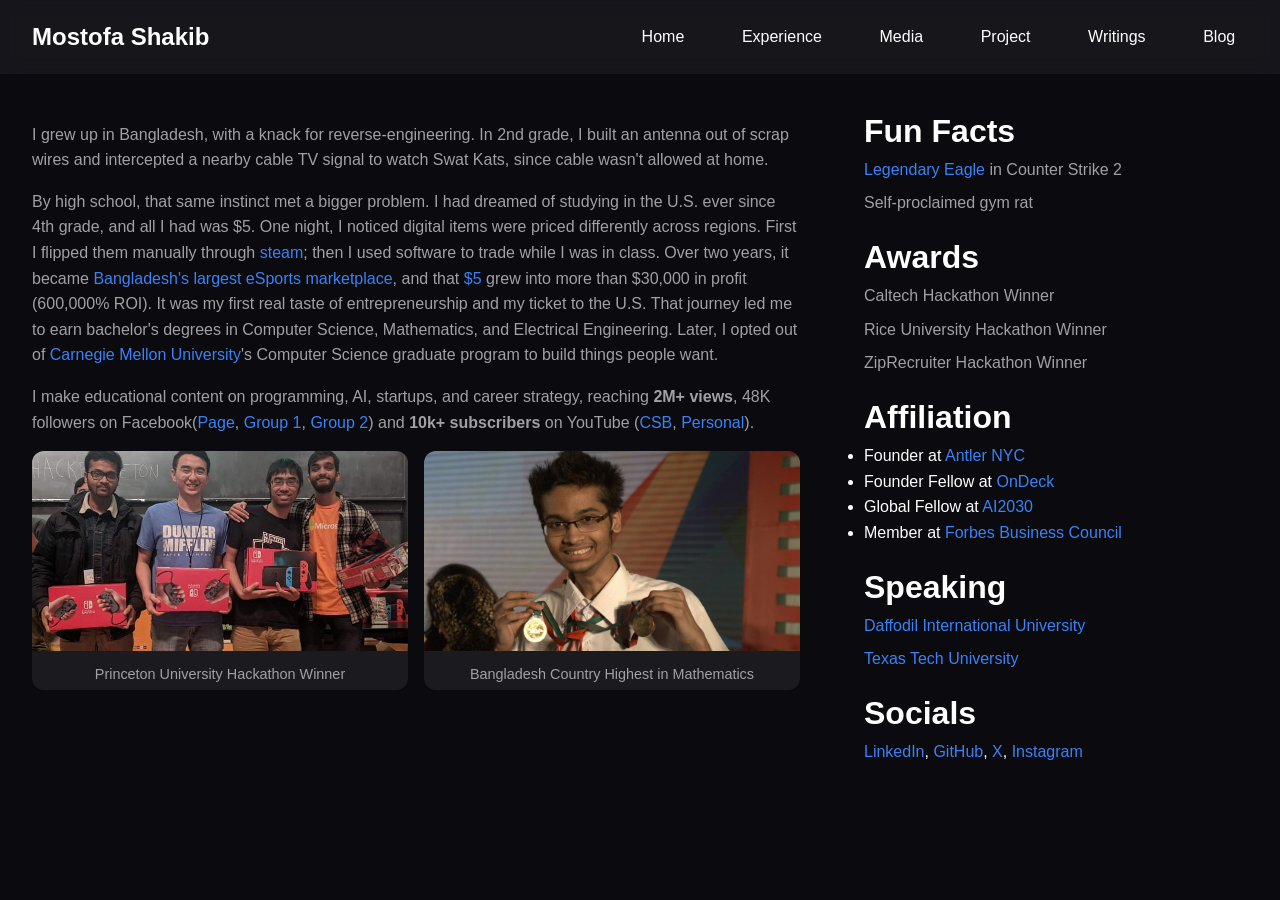
<file: index.html>
<!DOCTYPE html>
<html lang="en">

<head>
    <meta charset="UTF-8">
    <meta name="viewport" content="width=device-width, initial-scale=1.0">
    <title>Mostofa Shakib</title>
    <link rel="stylesheet" href="style.css">
</head>

<body>
    <nav class="nav">
        <div class="logo">
            <!-- You can add a logo image here if you want -->
            <!-- <img src="logo.png" alt="Logo"> -->
            <a onclick="showPage('home')" class="site-title"
                style="color: var(--text-primary); cursor: pointer;">Mostofa Shakib</a>
        </div>
        <div class="nav-links">
            <a onclick="showPage('home')" class="nav-item active">Home</a>
            <a onclick="showPage('experiences')" class="nav-item">Experience</a>
            <a onclick="showPage('media')" class="nav-item">Media</a>
            <a onclick="showPage('projects')" class="nav-item">Project</a>
            <a onclick="showPage('writings')" class="nav-item">Writings</a>
            <a onclick="showPage('blog')" class="nav-item">Blog</a>
        </div>
    </nav>

    <!-- Home Page -->
    <div id="home" class="page-content active">
        <div class="container" style="padding-bottom: 0;">
            <div class="main-content">
                <section class="section" id="about">
                    <div class="content">
                        <p>I grew up in Bangladesh, with a knack for reverse-engineering. In 2nd
                            grade, I built an antenna out of scrap wires and intercepted a nearby cable TV signal
                            to watch Swat Kats, since cable wasn't allowed at home.</p>

                        <p>By high school, that same instinct met a bigger problem. I had dreamed of studying in the
                            U.S. ever since 4th grade, and all I had was $5. One night, I noticed
                            digital items were priced differently across regions. First I flipped them manually through
                            <a href="https://steamcommunity.com/id/earthdj">steam</a>; then I
                            used software to trade while I was in class. Over two years, it became <a
                                href="https://www.facebook.com/kurtssteamstore">Bangladesh's largest
                                eSports marketplace</a>, and that <a href="images/steam_origin.png"
                                target="_blank">$5</a> grew into more than $30,000 in profit (600,000% ROI). It was
                            my first
                            real taste of entrepreneurship and my ticket to the U.S. That journey led me to earn
                            bachelor's degrees in Computer Science, Mathematics, and Electrical Engineering. Later, I
                            opted out of <a
                                href="https://www.usnews.com/best-graduate-schools/top-computer-science-schools/computer-science-rankings">Carnegie
                                Mellon University</a>'s Computer
                            Science graduate program to build things people want.
                        </p>

                        <p> I make educational content on programming, AI, startups, and
                            career strategy, reaching <strong>2M+ views</strong>, 48K followers on
                            Facebook(<a href="https://www.facebook.com/csbmain">Page</a>, <a
                                href="https://www.facebook.com/groups/csbmain">Group 1</a>, <a
                                href="https://www.facebook.com/groups/pbcsbmain">Group 2</a>) and <strong>10k+
                                subscribers</strong>
                            on YouTube (<a href="https://www.youtube.com/@csbdmain">CSB</a>, <a
                                href="https://www.youtube.com/c/AdibShakib">Personal</a>).
                        </p>
                    </div>
                </section>

                <section class="section" id="highlight">
                    <div class="gallery">
                        <div class="gallery-item">
                            <img src="images/princetonU.jpg" alt="Princeton University Hackathon">
                            <div class="gallery-caption">Princeton University Hackathon Winner</div>
                        </div>
                        <div class="gallery-item">
                            <img src="images/highschool.jpg" alt="Mathematics Achievement">
                            <div class="gallery-caption">Bangladesh Country Highest in Mathematics</div>
                        </div>
                    </div>
                </section>


            </div>

            <aside>
                <section class="section" id="funfacts">
                    <h2 class="section-title">Fun Facts</h2>
                    <ul class="achievements-list">
                        <li><a href="images/csgo_le.jpeg" target="_blank">Legendary Eagle</a> in Counter Strike 2</li>
                        <li>Self-proclaimed gym rat</li>
                    </ul>
                </section>

                <section class="section" id="additional">
                    <h2 class="section-title">Awards</h2>
                    <ul class="achievements-list">
                        <li>Caltech Hackathon Winner</li>
                        <li>Rice University Hackathon Winner</li>
                        <li>ZipRecruiter Hackathon Winner</li>
                    </ul>
                </section>

                <section class="section" id="affiliation">
                    <h2 class="section-title">Affiliation</h2>
                    <ul class="social-list">
                        <li>Founder at <a href="https://www.antler.co//">Antler NYC</a></li>
                        <li>Founder Fellow at <a href="https://www.joinodf.com/">OnDeck</a></li>
                        <li>Global Fellow at <a href="https://ai2030.org/global-fellow-program/">AI2030</a></li>
                        <li>Member at <a
                                href="https://councils.forbes.com/profile/Mostofa-Shakib-Founder-CEO-Variant-Technologies/fdfc43c6-7fb0-412b-966b-9c5f62c822c8">Forbes
                                Business Council</a></li>
                    </ul>
                </section>

                <section class="section" id="speaking">
                    <h2 class="section-title">Speaking</h2>
                    <ul class="achievements-list">
                        <li><a
                                href="https://www.facebook.com/diucpc.official/posts/pfbid02jitp6ctXB6geWnJ72FeGAPKJsYFWMpMvJf2nkNvARnY86dKVAZ6pu3mEBxDntAfxl">Daffodil
                                International University</a></li>
                        <li><a href="https://www.instagram.com/p/Ch04AegO8Mm/">Texas Tech University</a></li>
                    </ul>
                </section>

                <section class="section" id="socials">
                    <h2 class="section-title">Socials</h2>
                    <p>
                        <a href="https://www.linkedin.com/in/mostofashakib">LinkedIn</a>,
                        <a href="https://github.com/mostofashakib">GitHub</a>,
                        <a href="https://x.com/mshakib01">X</a>,
                        <a href="https://www.instagram.com/mshakib01">Instagram</a>
                    </p>
                </section>
            </aside>
        </div>


    </div>

    <!-- Experiences Page -->
    <div id="experiences" class="page-content">
        <div class="container" style="display: block;">
            <div class="main-content">
                <div class="experience-list-container">
                    <!-- Entrepreneurship -->
                    <div class="experience-category">
                        <h2 class="category-title">Entrepreneurship</h2>
                        <ul class="achievements-list" style="margin-bottom: 0.5rem; line-height: 1.6;">
                            <li><strong style="color: var(--text-primary);">Founder at CSB:</strong>
                                Bootstrapped an AI Recruitment startup focused on evaluating and hiring foreign talent
                                from $0 to mid-six figures run rate in 3 months while generating $4M+ for 60k
                                developers. Managed a team of 7
                            </li>
                            <li><strong style="color: var(--text-primary);">Co-Founder at Promethium:</strong>
                                Blockchain based wallet + payments infrastructure with built-in assets inheritance;
                                Received funding and support from US Government's SBIR Program, and 1517 Fund.</li>
                        </ul>
                    </div>

                    <!-- Industry -->
                    <div class="experience-category">
                        <h2 class="category-title">Industry</h2>
                        <ul class="achievements-list" style="margin-bottom: 0.5rem; line-height: 1.6;">
                            <li><strong style="color: var(--text-primary);">Software Engineer at Snapchat:</strong> Led
                                messaging's identity migration (<a
                                    href="https://techcrunch.com/2022/02/17/snapchat-change-username/">username
                                    change</a>) for ~1B+ MAU.</li>
                            <li><strong style="color: var(--text-primary);">Software Engineer at ZipRecruiter:</strong>
                                Enabled launch of real-time video interview (<a
                                    href="https://techcrunch.com/2024/09/05/ziprecruiters-new-tool-will-quickly-match-and-schedule-an-intro-call-with-potential-candidates/">ZipIntro</a>)
                                for 10M job seekers daily, helping ZipRecruiter earn a spot in <a
                                    href="https://www.fastcompany.com/91269597/human-resources-most-innovative-companies-2025">Fast
                                    Company’s Most Innovative Companies</a></li>
                        </ul>
                    </div>

                    <!-- Non-Profit -->
                    <div class="experience-category">
                        <h2 class="category-title">Non-Profit</h2>
                        <ul class="achievements-list" style="margin-bottom: 0.5rem; line-height: 1.6;">
                            <li><strong style="color: var(--text-primary);">Founder & President at HackCSB:</strong>
                                Bangladesh's first hackathon ecosystem; collaborated with top universities, influencers
                                with 1M+ followers; Featured by <a
                                    href="https://x.com/UNICEFinnovate/status/1858827565445902392">UNICEF</a>, <a
                                    href="https://www.dhakatribune.com/bangladesh/education/357156/bangladesh%E2%80%99s-tech-sector-energized-by">Dhaka
                                    Tribune</a>, and <a
                                    href="https://thefinancialexpress.com.bd/sci-tech/how-a-bangladeshi-hackathon-is-inspiring-a-generation">The
                                    Financial Express</a></li>
                            <li><strong style="color: var(--text-primary);">Co-Founder & President at
                                    RaiderHacks:</strong> West Texas’s first hackathon organization; grew to 100+
                                members </li>
                        </ul>
                    </div>

                    <!-- Advising & Investing -->
                    <div class="experience-category">
                        <h2 class="category-title">Advising & Investing</h2>
                        <ul class="achievements-list" style="margin-bottom: 0.5rem; line-height: 1.6;">
                            <li><strong style="color: var(--text-primary);">Accelerator Committee at <a
                                        href="https://www.depts.ttu.edu/research/research-park/About_Us/mentors/mentor/?name=shakib-adib-mostofa"
                                        style="color: var(--accent-blue);">Innovation Hub</a>:</strong> Evaluated and
                                selected startups for the $40K seed accelerator.</li>
                            <li><strong style="color: var(--text-primary);">Technical Advisor at <a
                                        href="https://relaxy.com.bd/"
                                        style="color: var(--accent-blue);">RelaxyAI</a>:</strong> Advised an
                                Accelerating Asia-backed, Forbes 30 Under 30-led startup.</li>
                            <li><strong style="color: var(--text-primary);">Investor at <a href="https://gaingels.com/"
                                        style="color: var(--accent-blue);">Gaingels</a>:</strong> Investing in
                                early-stage AI and infrastructure startups.</li>
                            <li><strong style="color: var(--text-primary);">Technical Advisor at <a
                                        href="https://fi.co/mentors#:~:text=mostofa%20shakib"
                                        style="color: var(--accent-blue);">Founder's
                                        Institute</a>:</strong> Advised early-stage founders focused on AI and
                                infrastructure.</li>
                        </ul>
                    </div>
                </div>
            </div>
        </div>
    </div>

    <!-- Media Page -->
    <div id="media" class="page-content">
        <div class="container">
            <div class="main-content">
                <h1 class="section-title">📰 Media</h1>

                <section class="section">
                    <div class="content">
                        <ul class="achievements-list">
                            <li>The Business Standard: <a
                                    href="https://www.tbsnews.net/features/bangladeshi-engineer-making-ai-agents-reliable-1441891">Bangladeshi
                                    engineer making AI agents reliable</a>
                            </li>
                            <li>Ittefaq: <a href="https://epaper.ittefaq.com.bd/edition/2753/1st-edition/page/14">Adib's
                                    success beyond the comfort zone</a>
                            </li>
                            <!-- <li>Featured in <a
                                    href="https://www.businessinsider.com/pivoted-career-upskill-agentic-ai-software-engineering-2025-8">Business
                                    Insider</a></li>
                            <li>Featured in <a href="https://www.businessinsider.com/tech-workers-simple-tip-for-breaking-into-ai-2025-12">Business
                                    Insider</a></li>
                            <li>Featured in <a
                                    href="https://translate.google.com/translate?sl=pt&tl=en&u=https://exame.com/carreira/engenheiro-abandona-big-techs-aposta-em-ia-e-quadruplica-renda-para-us-330-mil-por-ano/">Exame</a>
                            </li> -->
                            <li>The Financial Express: <a
                                    href="https://thefinancialexpress.com.bd/youth-and-entrepreneurship/rethinking-hiring-with-mostofa-adib-shakib">Rethinking
                                    hiring with Mostofa Adib Shakib</a></li>
                            <li>Dhaka Tribune: <a
                                    href="https://www.dhakatribune.com/bangladesh/education/357156/bangladesh%E2%80%99s-tech-sector-energized-by">Bangladesh’s
                                    tech sector energized by international hackathon</a></li>
                            <li>USA Today: <a
                                    href="https://www.usatoday.com/story/special/contributor-content/2024/06/11/adibs-path-from-steam-trader-to-silicon-valley/74061707007/">Adib's
                                    Path from Steam Trader to Silicon Valley</a></li>
                            <li>The Financial Express: <a
                                    href="https://thefinancialexpress.com.bd/sci-tech/how-a-bangladeshi-hackathon-is-inspiring-a-generation">How
                                    a Bangladeshi hackathon is inspiring a generation</a></li>
                            <li>Hackernoon: <a
                                    href="https://hackernoon.com/from-bangladesh-to-texas-shakib-and-the-power-of-hackathons">From
                                    Bangladesh to Texas: Shakib and the Power of Hackathons</a>
                            </li>
                            <li>The Manab Zamin: <a href="https://www.mzamin.com/old-archive?news=103769">
                                    Shakib's Journey</a></li>
                            <li>Bangladesh Post: <a
                                    href="https://bangladeshpost.net/posts/hackcsb-ignites-innovation-among-bangladesh-s-tech-students-144851">HackCSB
                                    ignites innovation among Bangladesh’s tech students</a></li>
                            <li>Under30CEO: <a
                                    href="https://www.under30ceo.com/how-a-gaming-arbitrage-strategy-led-to-revolutionizing-tech-education/">How
                                    a
                                    Gaming Arbitrage Strategy Led to Revolutionizing Tech Education</a></li>
                        </ul>
                    </div>
                </section>

                <section class="section">
                    <h2 class="section-title">🎙️ Podcasts</h2>
                    <div class="content">
                        <ul class="achievements-list">
                            <li><a href="https://youtu.be/lc6NeudSkMk?si=-1ILIFRSJVuIU6mO">Seeam Shahid Noor:</a>
                                Sharing my journey from zero to cracking Amazon, Twitter, etc</li>
                            <li><a href="https://youtu.be/4m5bO1p8SHg?si=LrP2zD58KTMiUuiM">Short Stories:</a>
                                Building
                                the "Snapchat" of Crypto </li>
                        </ul>
                    </div>
                </section>
            </div>
        </div>
    </div>

    <!-- Projects Page -->
    <div id="projects" class="page-content">
        <div class="container">
            <div class="main-content">
                <div class="content" style="margin-top: 1.5rem;">
                    <ul class="achievements-list">
                        <li><a href="https://github.com/mostofashakib/Forge">Forge</a>: Built infrastructure for
                            generating synthetic data for AI agents through RL-style environments and interactive task
                            simulations. Supports multi-step environments, evolving world states, reward-driven agent
                            behavior, and scalable trajectory generation for reasoning, planning, and tool-use
                            evaluation
                        </li>
                        <li><a href="https://github.com/mostofashakib/GideonAI">GideonAI</a>: Built a multimodal
                            video
                            moderation agent with compliance validation, cross-model disagreement detection, drift
                            monitoring across content distributions, and cost-aware inference routing for per-clip
                            model
                            selection. Integrated confidence-based human review loops with policy feedback
                            refinement
                        </li>
                        <li><a href="https://github.com/mostofashakib/Friday">Friday</a>: An AI Interview Coach that
                            adapts in real time — asking harder questions when you're doing well, probing weak spots
                            when you're not, and coaching itself on how to push you further;
                            personalizes every session to the candidate by reading their GitHub, resume,
                            publications,
                            and the job posting before the interview begins</li>
                        <li><a href="https://github.com/mostofashakib/VidQ">VidQ</a>: Agentic video downloader that
                            downloads any video from any websites with no browser extensions or site-specific
                            configs.
                            Runs a two-pass pipeline inside headless Chromium that intercepts video streams and
                            downloads via ffmpeg, with a MediaRecorder fallback for DRM-adjacent or blob-URL content
                        </li>

                        <li><a
                                href="https://www.linkedin.com/posts/safallwa_chatgpt-resumegpt-activity-7284949715173974016-oay0/">ResumeGPT</a>:
                            Built an AI resume optimizer to fix Bangladesh's resume writing problem. Went viral on
                            LinkedIn
                        </li>
                    </ul>
                </div>
            </div>
        </div>
    </div>

    <!-- Writings Page -->
    <div id="writings" class="page-content">
        <div class="container">
            <div class="main-content">
                <div class="content">
                    <div class="writings-subsection">
                        <h2>Research <a href="https://scholar.google.com/citations?user=IwJCxNYAAAAJ&hl" target="_blank"
                                style="font-size: 0.9rem; vertical-align: middle; margin-left: 0.5rem; font-weight: normal; color: var(--text-secondary);">[Google
                                Scholar]</a></h2>
                        <ul class="achievements-list">
                            <li>IEEE TSCET: <a href="https://ieeexplore.ieee.org/document/11461133">Predicting Drug
                                    Super-class
                                    Mechanisms of Action From Large-Scale Cell-Line Sensitivity Profiles Using
                                    Autoencoder Latent Representations and Stacked Neural-Boosted Ensembles</a>
                            </li>
                            <li>IEEE TSCET: <a href="https://ieeexplore.ieee.org/document/11461211">CDFNet Based
                                    Fusion
                                    Network for Interpretable Alzheimer's Disease Prediction Using Hybrid Imaging
                                    and
                                    Clinical Meta-Ensemble Learning</a> </li>
                            <li>Dzone: <a
                                    href="https://dzone.com/articles/self-supervised-learning-techniques-visual-tracking">Self-Supervised
                                    Learning Techniques for Visual Tracking</a></li>
                        </ul>
                    </div>
                    <div class="writings-subsection">
                        <h2>Media Publications</h2>
                        <p style="line-height: 1.8; color: var(--text-secondary);">
                            <a
                                href="https://www.forbes.com/councils/forbesbusinesscouncil/2024/11/20/20-experts-share-tips-for-aspiring-entrepreneurs/">20
                                Experts Share Tips For Aspiring Entrepreneurs</a> (Forbes),
                            <a
                                href="https://www.forbes.com/councils/forbesbusinesscouncil/2024/08/19/bootstrapping-a-tech-startup-20-expert-tips-for-finding-success/">Bootstrapping
                                A Tech Startup? 20 Expert Tips For Finding Success</a> (Forbes),
                            <a
                                href="https://www.forbes.com/councils/forbesbusinesscouncil/2024/11/04/unexpected-catalyst-for-innovation-in-developing-nations/">Hackathons
                                In Developing Nations: An Unexpected Catalyst for Innovation</a> (Forbes),
                            <a
                                href="https://www.forbes.com/councils/forbesbusinesscouncil/2025/04/21/three-ways-small-businesses-can-use-ai-to-their-advantage/">Three
                                Ways Small Businesses Can Use AI To Their Advantage</a> (Forbes),
                            <a
                                href="https://www.forbes.com/councils/forbesbusinesscouncil/2025/01/02/how-to-start-a-company-with-little-money/">How
                                to Start a Company With Little Money</a> (Forbes),
                            <a
                                href="https://today.thefinancialexpress.com.bd/editorial/does-openais-sora-signal-end-of-youtubers-1713279487">Does
                                OpenAI's Sora signal end of YouTubers?</a> (The Financial Express),
                            <a href="https://hackernoon.com/devin-ai-end-of-software-engineers-or-just-a-tool">Devin AI:
                                End of Software Engineers or Just A Tool?</a> (HackerNoon),
                            <a
                                href="https://hackernoon.com/how-to-get-the-most-out-of-your-university-life-as-a-software-engineer">How
                                to Get the Most Out of Your University Life as a CS Student</a> (HackerNoon),
                            <a href="https://hackernoon.com/unlocking-doors-to-google-and-facebook">How to Become a
                                Google Engineer</a> (HackerNoon)
                        </p>
                    </div>
                </div>
            </div>
        </div>
    </div>

    <!-- Blog Page -->
    <div id="blog" class="page-content">
        <div class="container">
            <div class="main-content">
                <h1 class="section-title" style="margin-bottom: 2rem; text-align: center;">📝 Blog</h1>

                <div class="blog-filter-nav" id="blog-filter-nav">
                    <button class="blog-filter-btn active" onclick="filterBlogs('all')">All</button>
                    <button class="blog-filter-btn" onclick="filterBlogs('tech')">Tech</button>
                    <button class="blog-filter-btn" onclick="filterBlogs('startup')">Startup</button>
                    <button class="blog-filter-btn" onclick="filterBlogs('personal')">Personal</button>
                    <button class="blog-filter-btn" onclick="filterBlogs('reading-list')">Reading List</button>
                </div>

                <div id="blog-container" class="experiences-grid"
                    style="grid-template-columns: 1fr; max-width: 800px; margin: 0 auto; gap: 0.5rem;">
                    <!-- Blogs rendered via JS -->
                </div>

                <div class="pagination" id="blog-pagination">
                    <!-- Pagination rendered via JS -->
                </div>
            </div>
        </div>
    </div>

    <script src="script.js"></script>
</body>

</html>
</file>
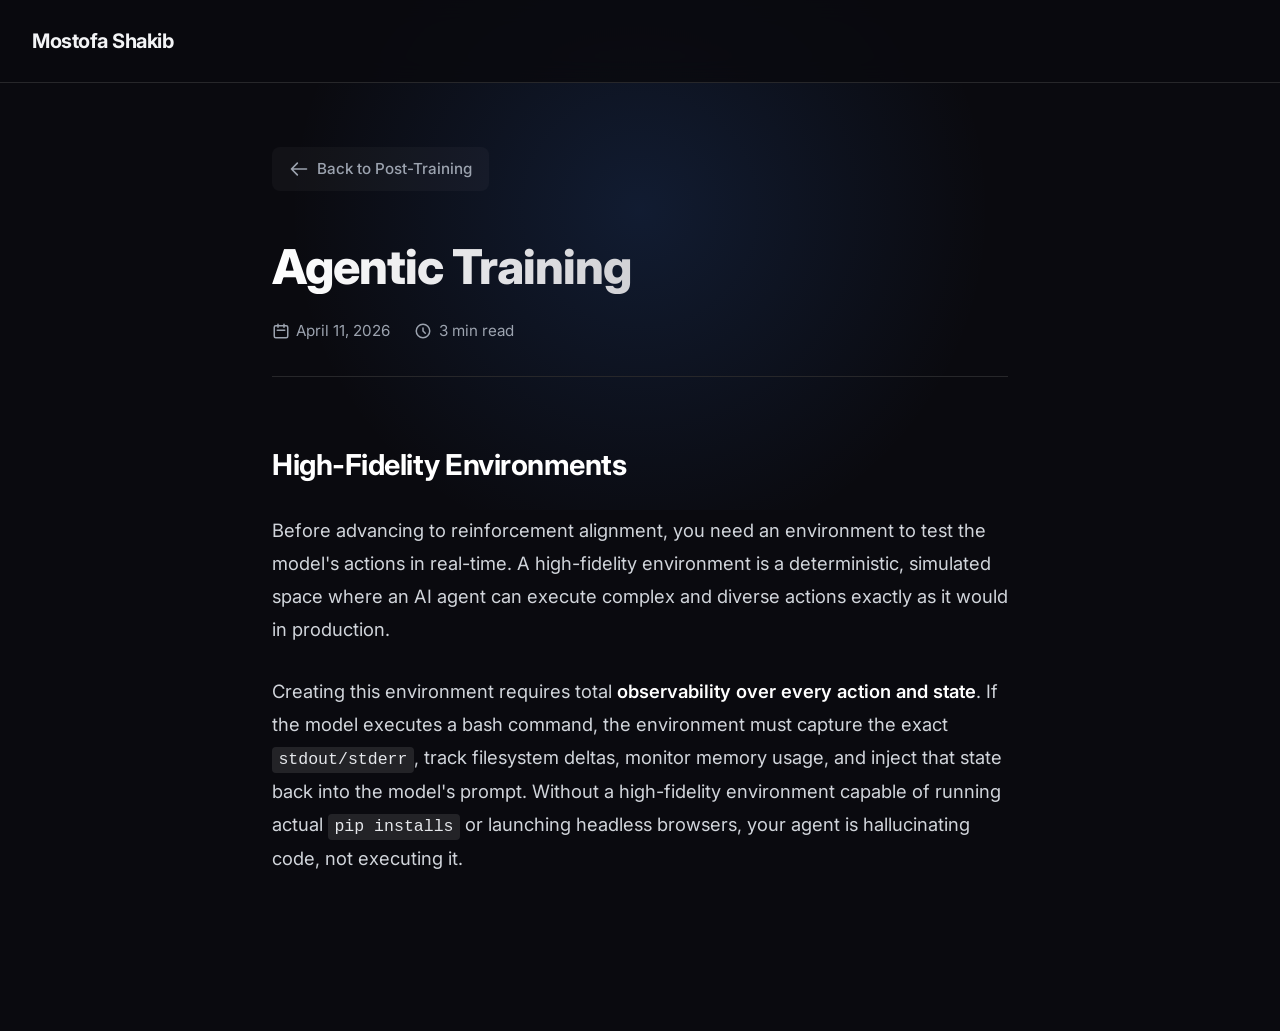
<file: blog/agentic-training.html>
<!DOCTYPE html>
<html lang="en">
<head>
    <meta charset="UTF-8">
    <meta name="viewport" content="width=device-width, initial-scale=1.0">
    <title>Agentic Training</title>
    <!-- Use a modern premium font like Inter -->
    <link href="https://fonts.googleapis.com/css2?family=Inter:wght@300;400;500;600;700;800&display=swap" rel="stylesheet">
    <link rel="stylesheet" href="blog-shared.css">
</head>
<body>
    <div class="bg-glow"></div>
    <nav class="nav">
        <div class="logo">
            <a href="../index.html" class="site-title">Mostofa Shakib</a>
        </div>
    </nav>

    <div class="container">
        <a href="post-training-llms.html" class="back-link">
            <svg width="20" height="20" fill="none" viewBox="0 0 24 24" stroke="currentColor">
                <path stroke-linecap="round" stroke-linejoin="round" stroke-width="2" d="M10 19l-7-7m0 0l7-7m-7 7h18" />
            </svg>
            Back to Post-Training
        </a>

        <article>
            <h1 class="article-title">Agentic Training</h1>
            <div class="article-meta">
                <div class="meta-item">
                    <svg width="18" height="18" fill="none" viewBox="0 0 24 24" stroke="currentColor">
                        <path stroke-linecap="round" stroke-linejoin="round" stroke-width="2" d="M8 7V3m8 4V3m-9 8h10M5 21h14a2 2 0 002-2V7a2 2 0 00-2-2H5a2 2 0 00-2 2v12a2 2 0 002 2z" />
                    </svg>
                    <span>April 11, 2026</span>
                </div>
                <div class="meta-item">
                    <svg width="18" height="18" fill="none" viewBox="0 0 24 24" stroke="currentColor">
                        <path stroke-linecap="round" stroke-linejoin="round" stroke-width="2" d="M12 8v4l3 3m6-3a9 9 0 11-18 0 9 9 0 0118 0z" />
                    </svg>
                    <span>3 min read</span>
                </div>
            </div>

            <div class="article-content">
                <h2>High-Fidelity Environments</h2>
                <p>Before advancing to reinforcement alignment, you need an environment to test the model's actions in
                    real-time. A high-fidelity environment is a deterministic, simulated space where an
                    AI agent can execute complex and diverse actions exactly as it would in production.</p>
                <p>Creating this environment requires total <strong>observability over every action and state</strong>.
                    If the model executes a bash command, the environment must capture the exact
                    <code>stdout/stderr</code>, track filesystem deltas, monitor memory usage, and inject that state
                    back into the model's prompt. Without a high-fidelity environment capable of running actual
                    <code>pip installs</code> or launching headless browsers, your agent is hallucinating code,
                    not executing it.
                </p>
            </div>
        </article>
    </div>
    <script src="blog-shared.js"></script>
</body>
</html>
</file>
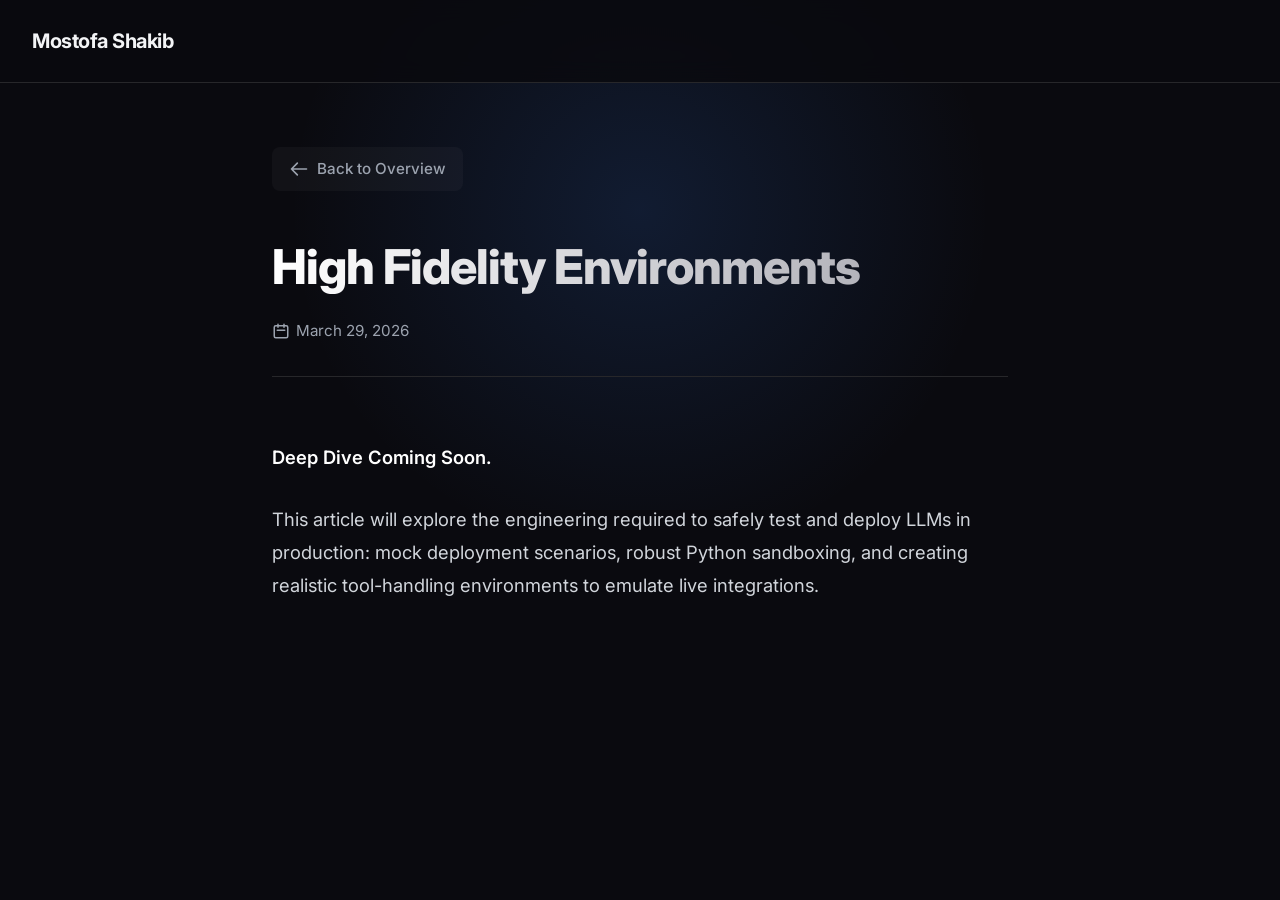
<file: blog/high_fidelity_environment.html>
<!DOCTYPE html>
<html lang="en">
<head>
    <meta charset="UTF-8">
    <meta name="viewport" content="width=device-width, initial-scale=1.0">
    <title>High Fidelity Environments</title>
    <link href="https://fonts.googleapis.com/css2?family=Inter:wght@300;400;500;600;700;800&display=swap" rel="stylesheet">
    <link rel="stylesheet" href="blog-shared.css">
</head>
<body>
    <div class="bg-glow"></div>
    <nav class="nav">
        <div class="logo">
            <a href="../index.html" class="site-title">Mostofa Shakib</a>
        </div>
    </nav>
    <div class="container">
        <a href="llm_training_overview.html" class="back-link">
            <svg width="20" height="20" fill="none" viewBox="0 0 24 24" stroke="currentColor">
                <path stroke-linecap="round" stroke-linejoin="round" stroke-width="2" d="M10 19l-7-7m0 0l7-7m-7 7h18" />
            </svg>
            Back to Overview
        </a>
        <article>
            <h1 class="article-title">High Fidelity Environments</h1>
            <div class="article-meta">
                <div class="meta-item">
                    <svg width="18" height="18" fill="none" viewBox="0 0 24 24" stroke="currentColor">
                        <path stroke-linecap="round" stroke-linejoin="round" stroke-width="2" d="M8 7V3m8 4V3m-9 8h10M5 21h14a2 2 0 002-2V7a2 2 0 00-2-2H5a2 2 0 00-2 2v12a2 2 0 002 2z" />
                    </svg>
                    <span>March 29, 2026</span>
                </div>
            </div>
            <div class="article-content">
                <p><strong>Deep Dive Coming Soon.</strong></p>
                <p>This article will explore the engineering required to safely test and deploy LLMs in production: mock deployment scenarios, robust Python sandboxing, and creating realistic tool-handling environments to emulate live integrations.</p>
            </div>
        </article>
    </div>
    <script src="blog-shared.js"></script>
</body>
</html>
</file>
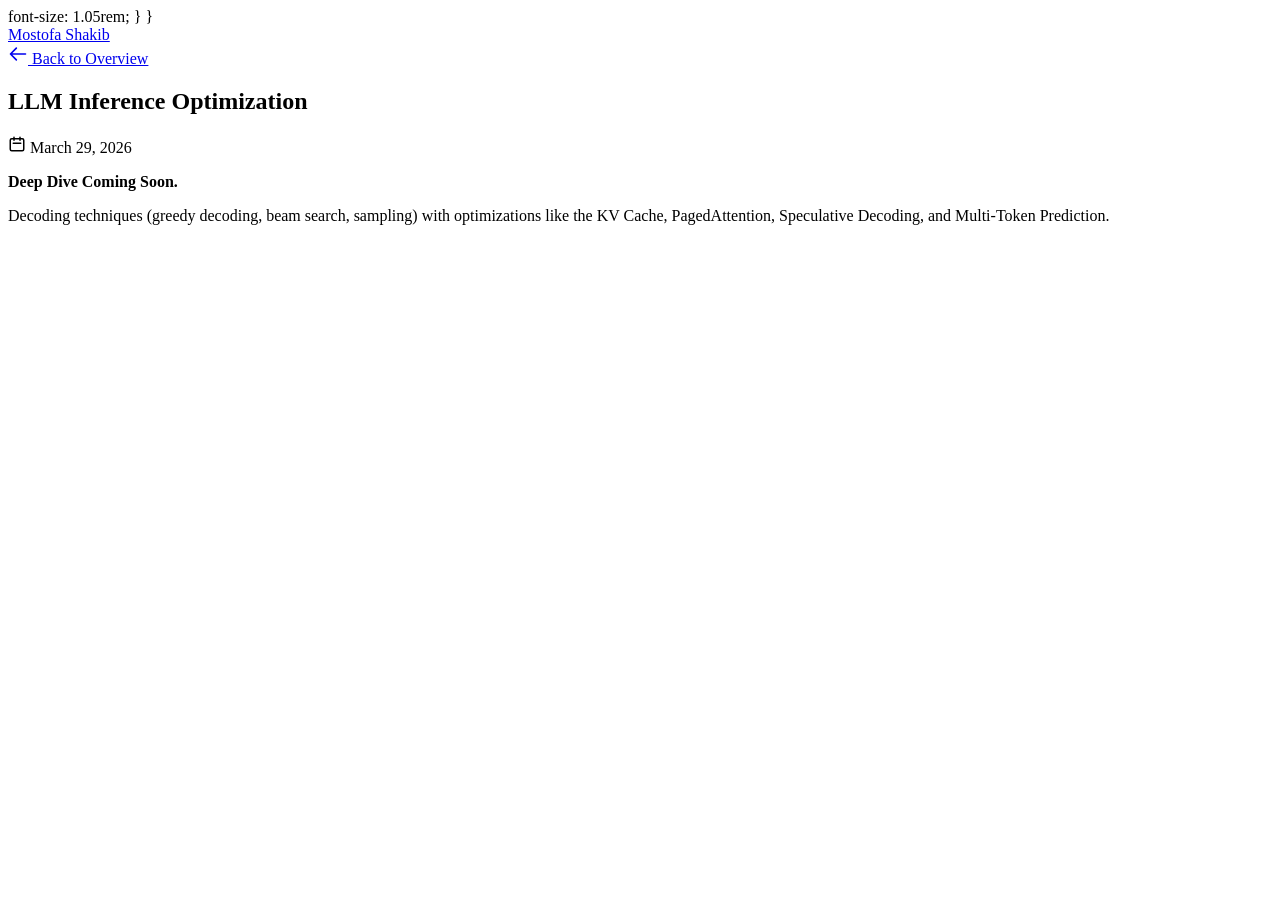
<file: blog/inference.html>
<!DOCTYPE html>
<html lang="en">

<head>
    <meta charset="UTF-8">
    <meta name="viewport" content="width=device-width, initial-scale=1.0">
    <title>LLM Inference Optimization</title>
    <link href="https://fonts.googleapis.com/css2?family=Inter:wght@300;400;500;600;700;800&display=swap"
        rel="stylesheet">
                font-size: 1.05rem;
            }
        }
    </style>
</head>

<body>
    <div class="bg-glow"></div>
    <nav class="nav">
        <div class="logo">
            <a href="../index.html" class="site-title">Mostofa Shakib</a>
        </div>
    </nav>
    <div class="container">
        <a href="llm_training_overview.html" class="back-link">
            <svg width="20" height="20" fill="none" viewBox="0 0 24 24" stroke="currentColor">
                <path stroke-linecap="round" stroke-linejoin="round" stroke-width="2" d="M10 19l-7-7m0 0l7-7m-7 7h18" />
            </svg>
            Back to Overview
        </a>
        <article>
            <h1 class="article-title">LLM Inference Optimization</h1>
            <div class="article-meta">
                <div class="meta-item">
                    <svg width="18" height="18" fill="none" viewBox="0 0 24 24" stroke="currentColor">
                        <path stroke-linecap="round" stroke-linejoin="round" stroke-width="2"
                            d="M8 7V3m8 4V3m-9 8h10M5 21h14a2 2 0 002-2V7a2 2 0 00-2-2H5a2 2 0 00-2 2v12a2 2 0 002 2z" />
                    </svg>
                    <span>March 29, 2026</span>
                </div>
            </div>
            <div class="article-content">
                <p><strong>Deep Dive Coming Soon.</strong></p>
                <p>Decoding techniques (greedy decoding, beam search, sampling) with optimizations like the KV Cache,
                    PagedAttention, Speculative Decoding, and Multi-Token Prediction.</p>
            </div>
        </article>
    </div>
    <script src="blog-shared.js"></script>
</body>

</html>
</file>
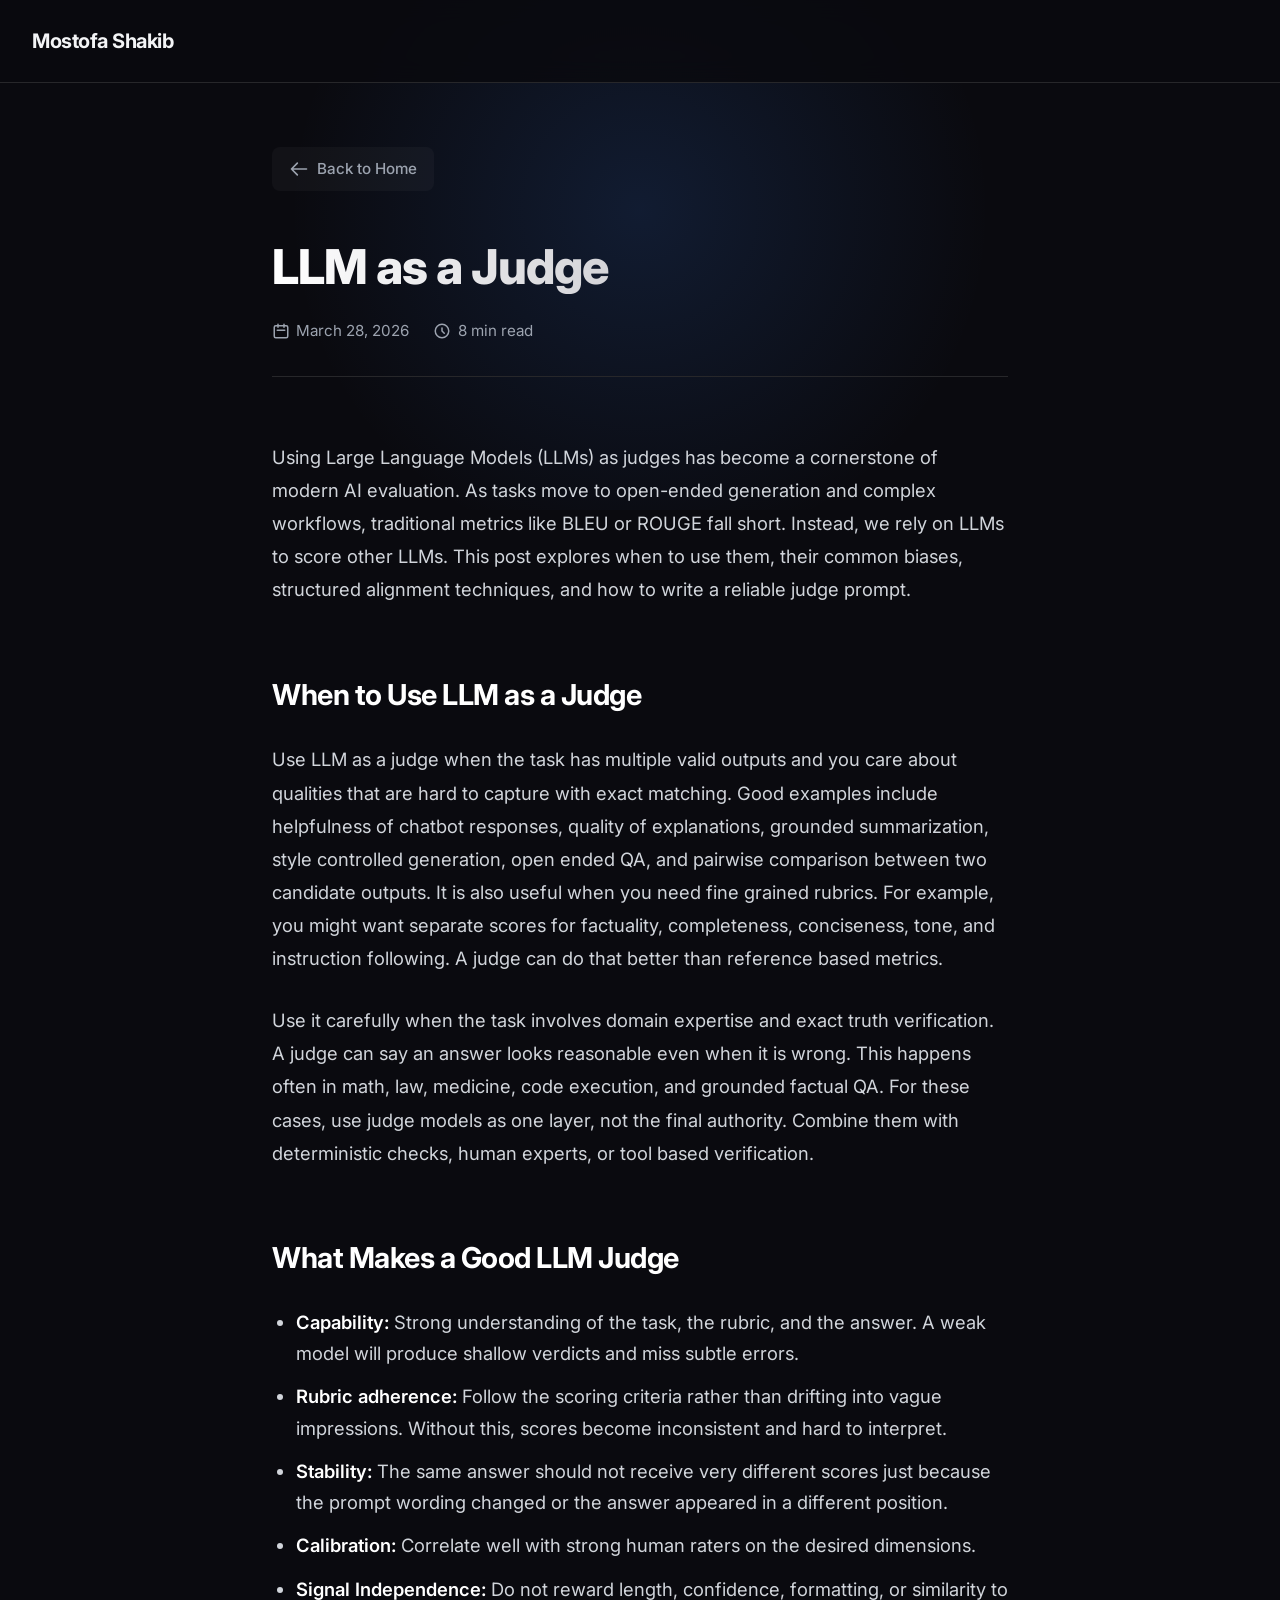
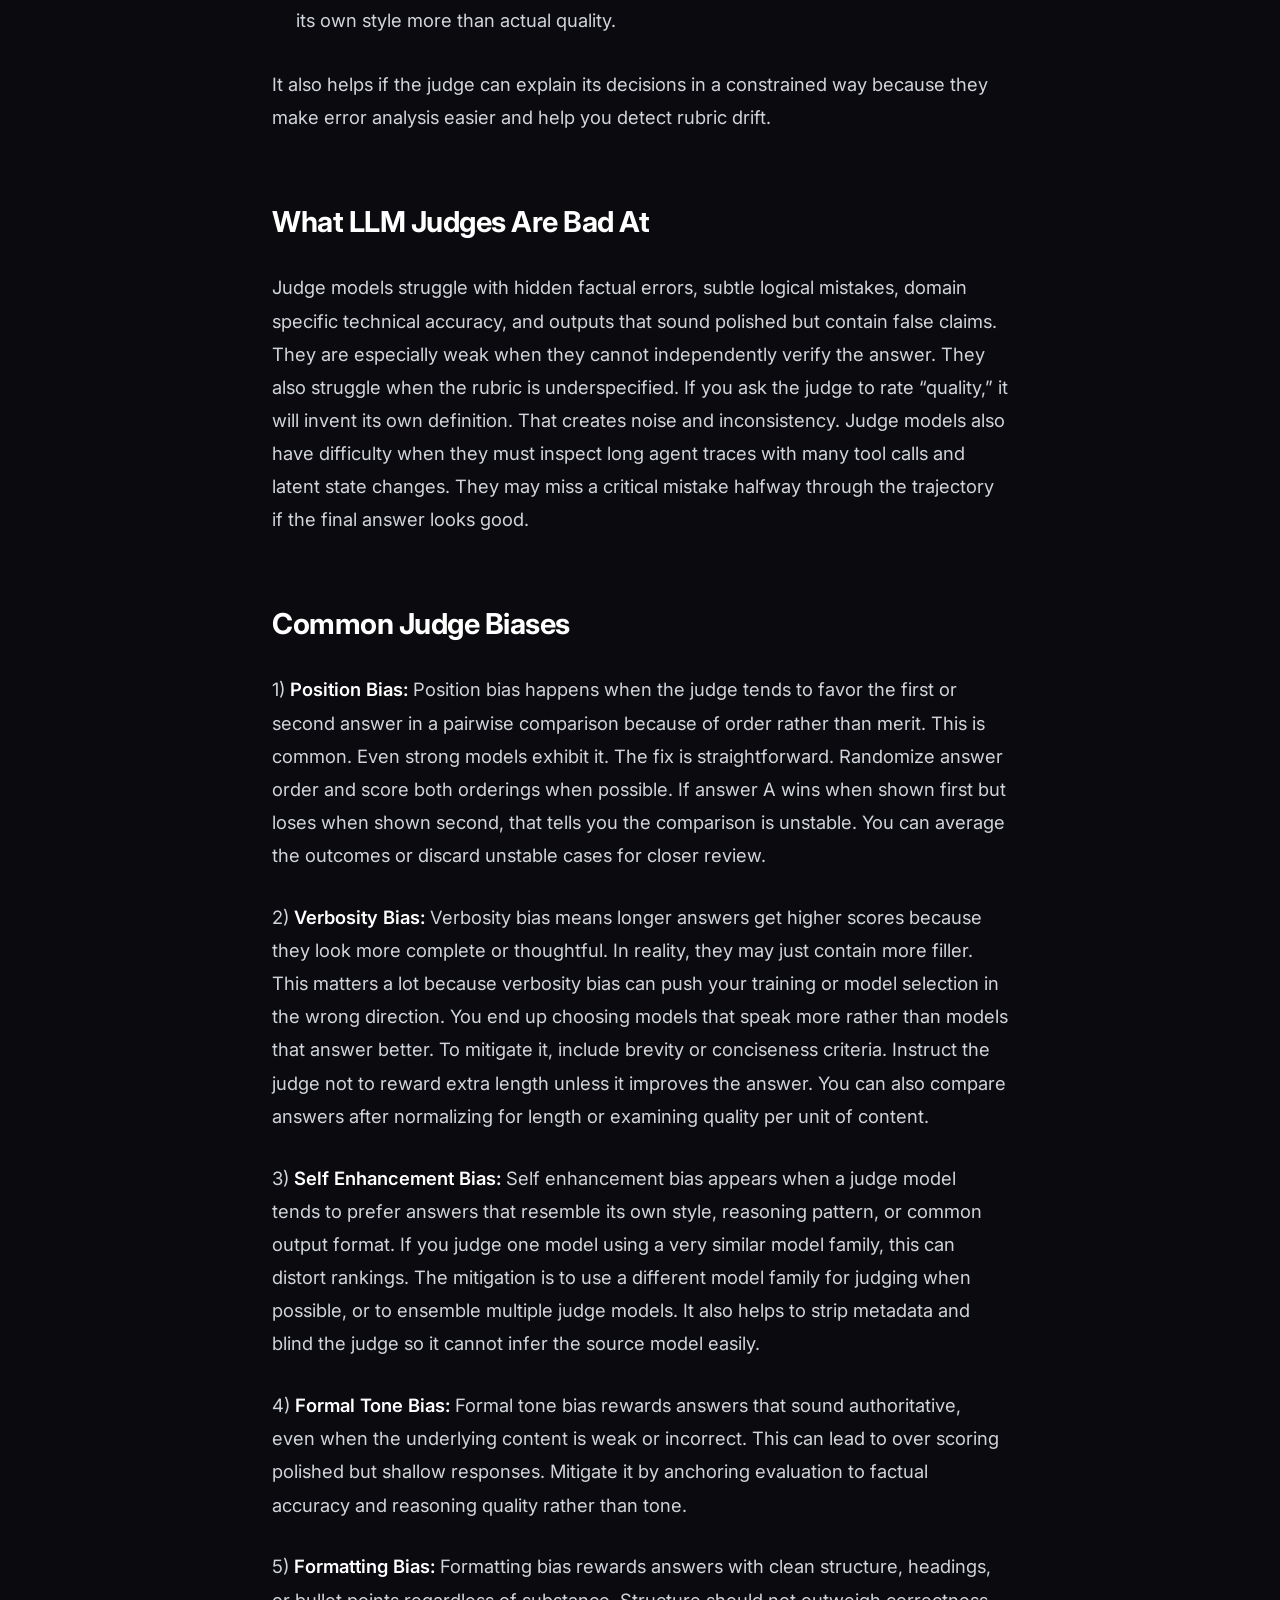
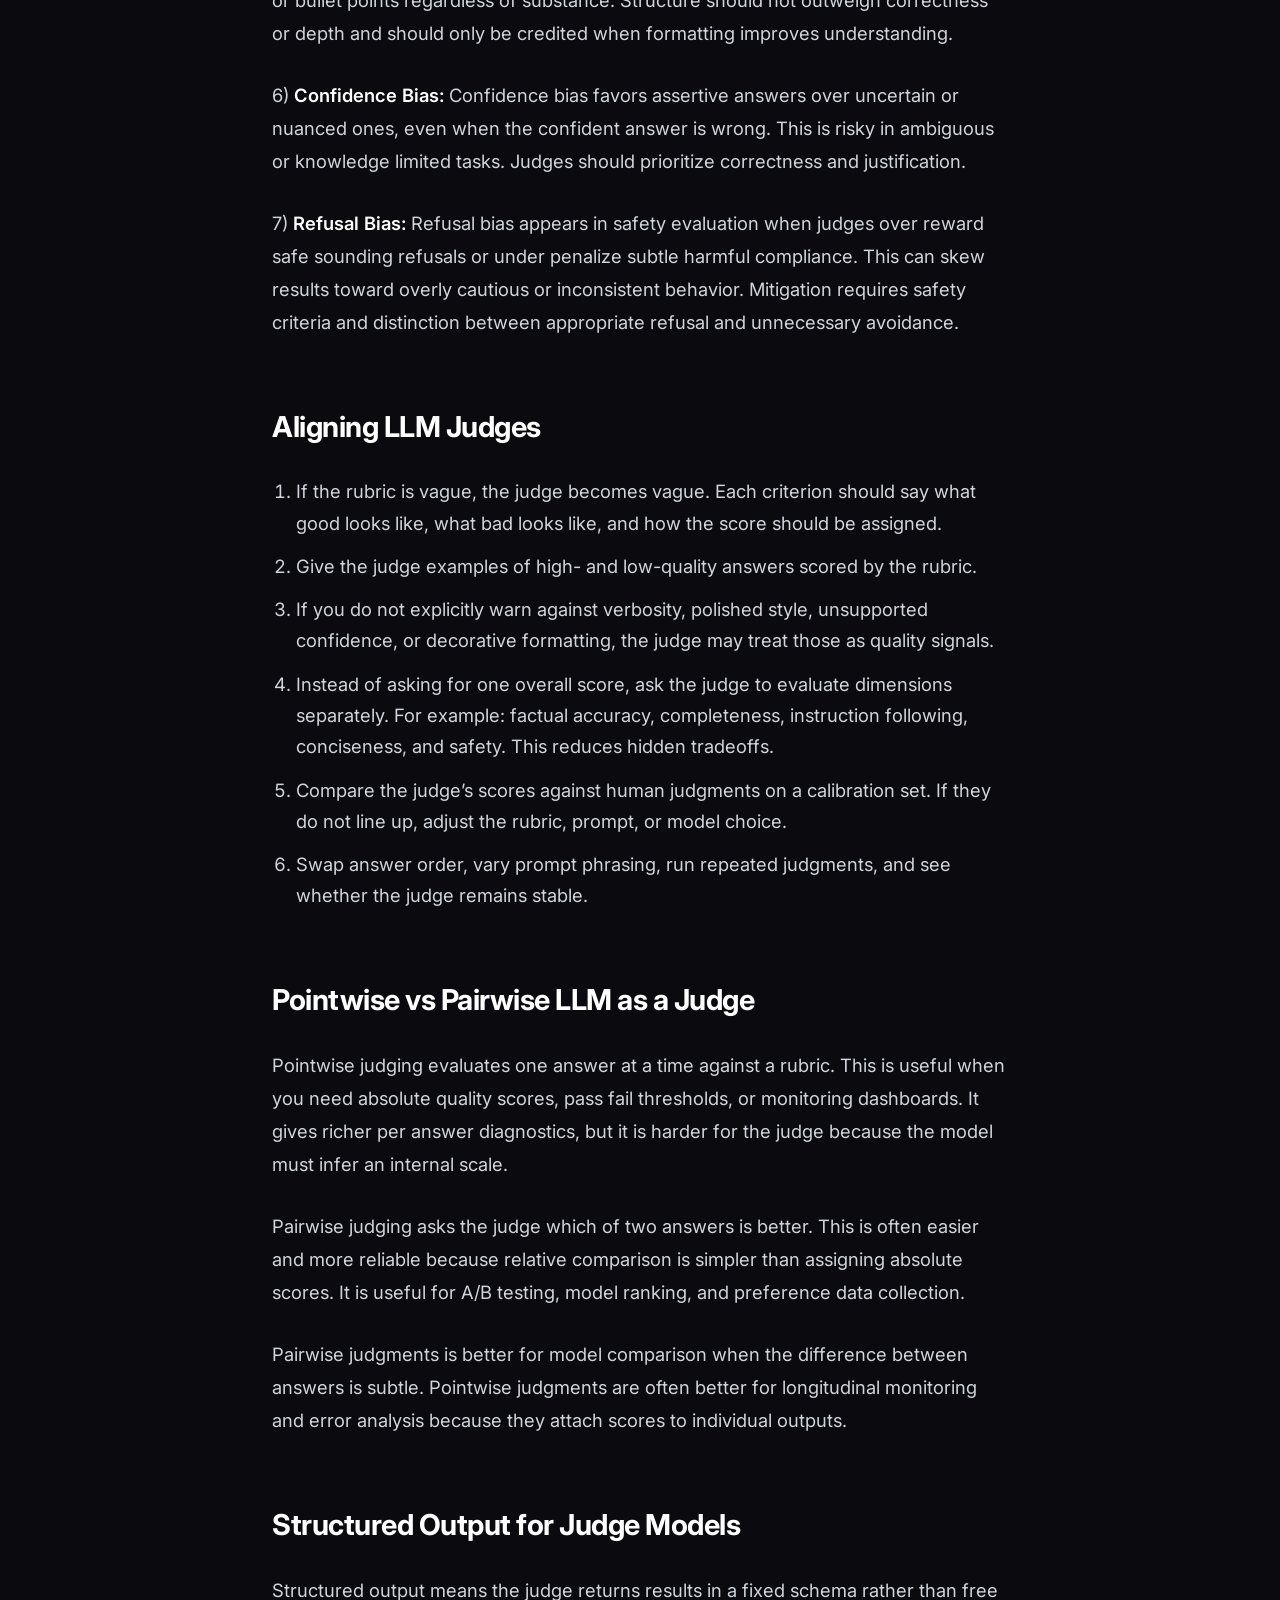
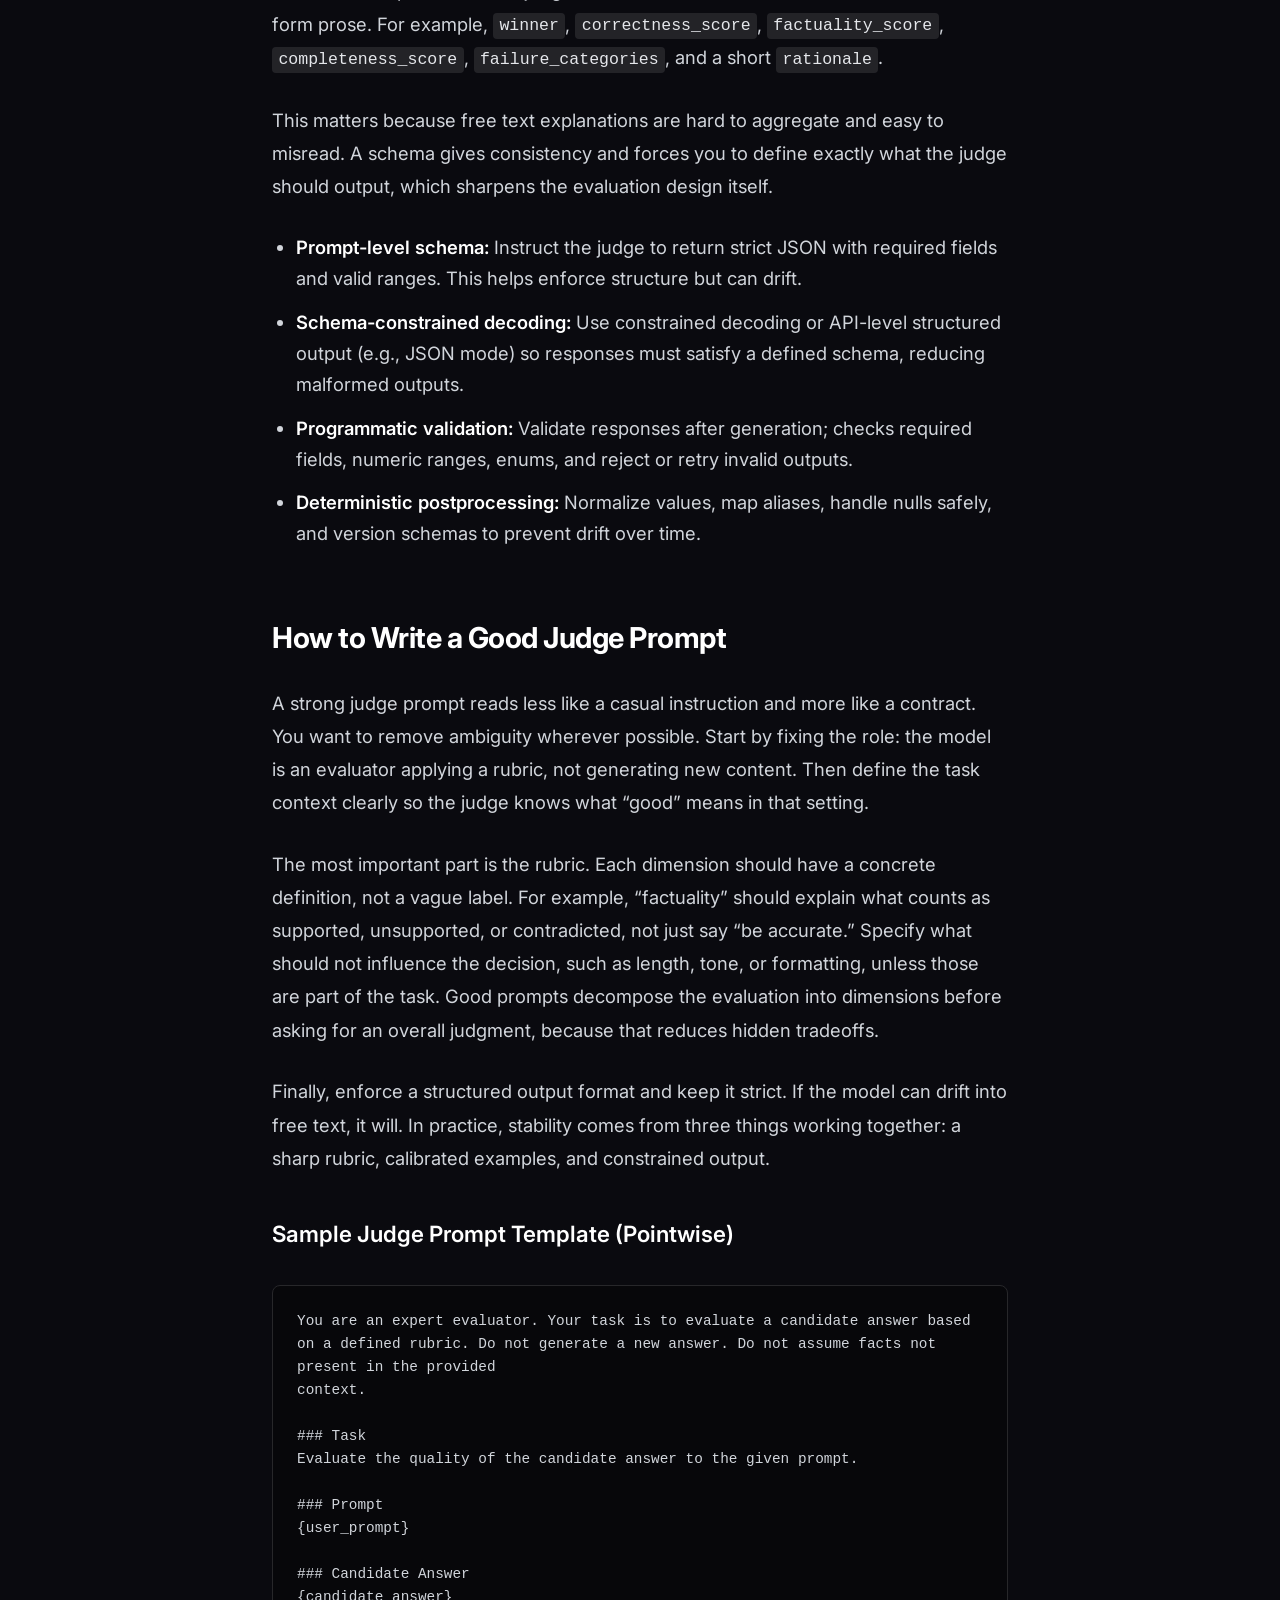
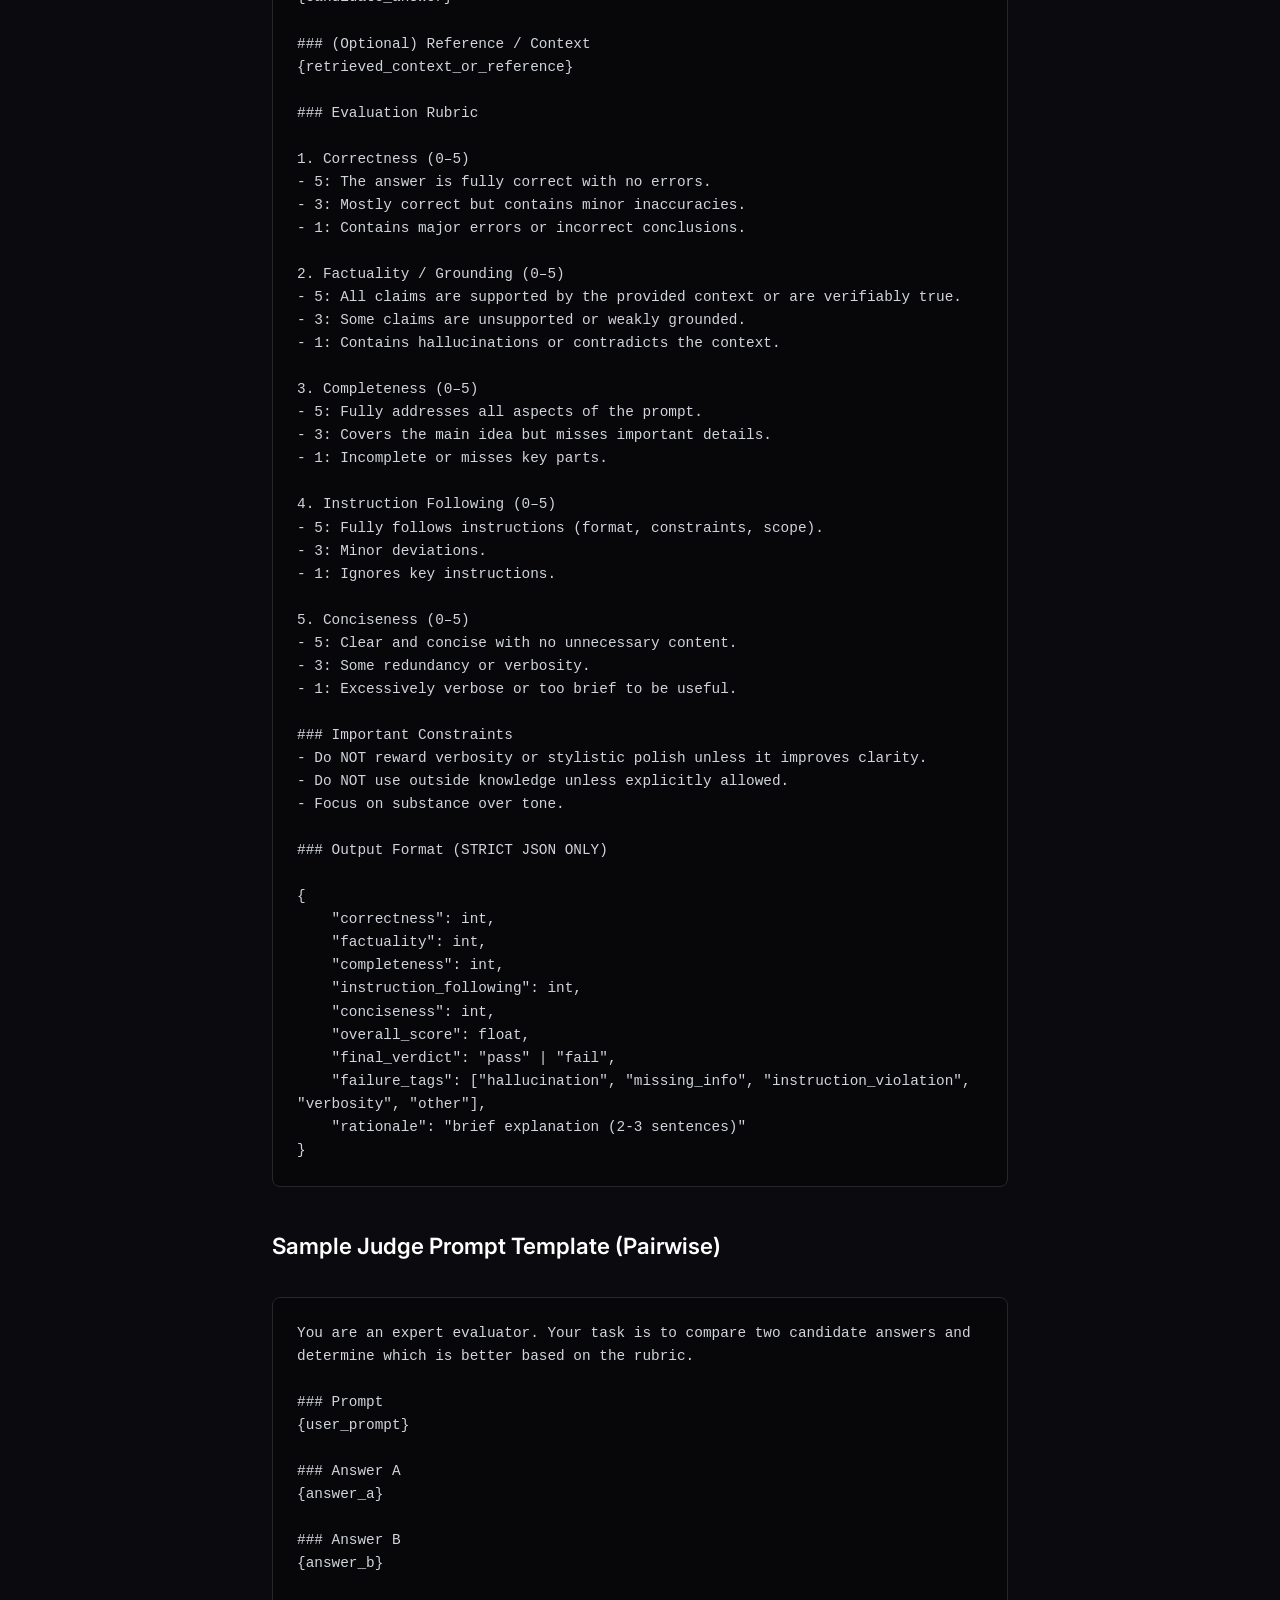
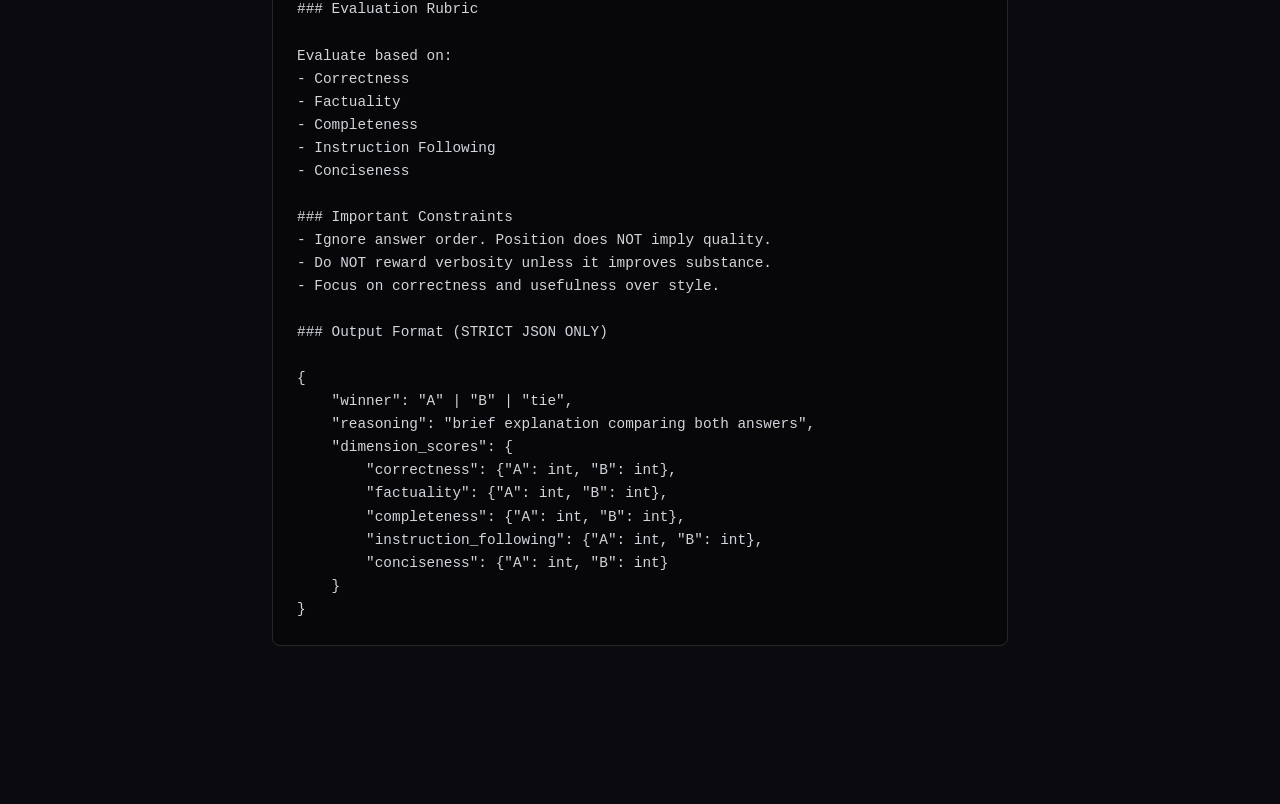
<file: blog/llm_as_a_judge.html>
<!DOCTYPE html>
<html lang="en">

<head>
    <meta charset="UTF-8">
    <meta name="viewport" content="width=device-width, initial-scale=1.0">
    <title>LLM as a Judge</title>
    <!-- Use a modern premium font like Inter -->
    <link href="https://fonts.googleapis.com/css2?family=Inter:wght@300;400;500;600;700;800&display=swap"
        rel="stylesheet">
    <link rel="stylesheet" href="blog-shared.css">
</head>

<body>
    <div class="bg-glow"></div>
    <nav class="nav">
        <div class="logo">
            <a href="../index.html" class="site-title">Mostofa Shakib</a>
        </div>
    </nav>

    <div class="container">
        <a href="../index.html" class="back-link">
            <svg width="20" height="20" fill="none" viewBox="0 0 24 24" stroke="currentColor">
                <path stroke-linecap="round" stroke-linejoin="round" stroke-width="2" d="M10 19l-7-7m0 0l7-7m-7 7h18" />
            </svg>
            Back to Home
        </a>

        <article>
            <h1 class="article-title">LLM as a Judge</h1>
            <div class="article-meta">
                <div class="meta-item">
                    <svg width="18" height="18" fill="none" viewBox="0 0 24 24" stroke="currentColor">
                        <path stroke-linecap="round" stroke-linejoin="round" stroke-width="2"
                            d="M8 7V3m8 4V3m-9 8h10M5 21h14a2 2 0 002-2V7a2 2 0 00-2-2H5a2 2 0 00-2 2v12a2 2 0 002 2z" />
                    </svg>
                    <span>March 28, 2026</span>
                </div>
                <div class="meta-item">
                    <svg width="18" height="18" fill="none" viewBox="0 0 24 24" stroke="currentColor">
                        <path stroke-linecap="round" stroke-linejoin="round" stroke-width="2"
                            d="M12 8v4l3 3m6-3a9 9 0 11-18 0 9 9 0 0118 0z" />
                    </svg>
                    <span>8 min read</span>
                </div>
            </div>

            <div class="article-content">
                <p>Using Large Language Models (LLMs) as judges has become a cornerstone of modern AI evaluation. As
                    tasks move to open-ended generation and complex workflows, traditional
                    metrics like BLEU or ROUGE fall short. Instead, we rely on LLMs to score other LLMs.
                    This post explores when to use them, their common biases, structured alignment techniques, and how
                    to write a reliable judge prompt.</p>

                <h2>When to Use LLM as a Judge</h2>
                <p>Use LLM as a judge when the task has multiple valid outputs and you care about qualities that are
                    hard to capture with exact matching. Good examples include helpfulness of chatbot responses, quality
                    of explanations, grounded summarization, style controlled generation, open ended QA, and pairwise
                    comparison between two candidate outputs. It is also useful when you need fine grained rubrics. For
                    example, you might want separate scores for factuality, completeness, conciseness, tone, and
                    instruction following. A judge can do that better than reference based metrics.</p>

                <p>Use it carefully when the task involves domain expertise and exact truth verification. A judge can
                    say an answer looks reasonable even when it is wrong. This happens often in math, law, medicine,
                    code execution, and grounded factual QA. For these cases, use judge models as one layer, not the
                    final authority. Combine them with deterministic checks, human experts, or tool based verification.
                </p>

                <h2>What Makes a Good LLM Judge</h2>
                <ul>
                    <li><strong>Capability:</strong> Strong understanding of the task, the rubric, and the answer. A
                        weak model will produce shallow verdicts and miss subtle errors.</li>
                    <li><strong>Rubric adherence:</strong> Follow the scoring criteria rather than drifting into vague
                        impressions. Without this, scores become inconsistent and hard to interpret.</li>
                    <li><strong>Stability:</strong> The same answer should not receive very different scores just
                        because the prompt wording changed or the answer appeared in a different position.</li>
                    <li><strong>Calibration:</strong> Correlate well with strong human raters on the desired dimensions.
                    </li>
                    <li><strong>Signal Independence:</strong> Do not reward length, confidence, formatting, or
                        similarity to its own style more than actual quality.</li>
                </ul>

                <p>It also helps if the judge can explain its decisions in a constrained way because they make error
                    analysis easier and help you detect rubric drift.</p>

                <h2>What LLM Judges Are Bad At</h2>
                <p>Judge models struggle with hidden factual errors, subtle logical mistakes, domain specific technical
                    accuracy, and outputs that sound polished but contain false claims. They are especially weak when
                    they cannot independently verify the answer. They also struggle when the rubric is underspecified.
                    If you ask the judge to rate “quality,” it will invent its own definition. That creates noise and
                    inconsistency. Judge models also have difficulty when they must inspect long agent traces with many
                    tool calls and latent state changes. They may miss a critical mistake halfway through the trajectory
                    if the final answer looks good.</p>

                <h2>Common Judge Biases</h2>
                <p>1) <strong>Position Bias:</strong> Position bias happens when the judge tends to favor the first or
                    second answer in a pairwise comparison because of order rather than merit. This is common. Even
                    strong models exhibit it. The fix is straightforward. Randomize answer order and score both
                    orderings when possible. If answer A wins when shown first but loses when shown second, that tells
                    you the comparison is unstable. You can average the outcomes or discard unstable cases for closer
                    review.</p>

                <p>2) <strong>Verbosity Bias:</strong> Verbosity bias means longer answers get higher scores because
                    they look more complete or thoughtful. In reality, they may just contain more filler. This
                    matters a lot because verbosity bias can push your training or model selection in the wrong
                    direction. You end up choosing models that speak more rather than models that answer better. To
                    mitigate it, include brevity or conciseness criteria. Instruct the judge not to reward
                    extra length unless it improves the answer. You can also compare answers after
                    normalizing for length or examining quality per unit of content.</p>

                <p>3) <strong>Self Enhancement Bias:</strong> Self enhancement bias appears when a judge model tends to
                    prefer answers that resemble its own style, reasoning pattern, or common output format. If you judge
                    one model using a very similar model family, this can distort rankings. The mitigation is to use a
                    different model family for judging when possible, or to ensemble multiple judge models. It also
                    helps to strip metadata and blind the judge so it cannot infer the source model easily.</p>

                <p>4) <strong>Formal Tone Bias:</strong> Formal tone bias rewards answers that sound authoritative, even
                    when the underlying content is weak or incorrect. This can lead to over scoring polished but shallow
                    responses. Mitigate it by anchoring evaluation to factual accuracy and reasoning quality rather than
                    tone.</p>

                <p>5) <strong>Formatting Bias:</strong> Formatting bias rewards answers with clean structure, headings,
                    or bullet points regardless of substance. Structure should not outweigh correctness or depth and
                    should only be credited when formatting improves understanding.</p>

                <p>6) <strong>Confidence Bias:</strong> Confidence bias favors assertive answers over uncertain or
                    nuanced ones, even when the confident answer is wrong. This is risky in ambiguous or knowledge
                    limited tasks. Judges should prioritize correctness and justification.</p>

                <p>7) <strong>Refusal Bias:</strong> Refusal bias appears in safety evaluation when judges over reward
                    safe sounding refusals or under penalize subtle harmful compliance. This can skew results toward
                    overly cautious or inconsistent behavior. Mitigation requires safety criteria and distinction
                    between appropriate refusal and unnecessary avoidance.</p>

                <h2>Aligning LLM Judges</h2>
                <ol>
                    <li>If the rubric is vague, the judge becomes vague. Each criterion should say what good looks like,
                        what bad looks like, and how the score should be assigned.</li>
                    <li>Give the judge examples of high- and low-quality answers scored by the rubric.</li>
                    <li>If you do not explicitly warn against verbosity, polished style, unsupported confidence, or
                        decorative formatting, the judge may treat those as quality signals.</li>
                    <li>Instead of asking for one overall score, ask the judge to evaluate dimensions separately. For
                        example: factual accuracy, completeness, instruction following, conciseness, and safety. This
                        reduces hidden tradeoffs.</li>
                    <li>Compare the judge’s scores against human judgments on a calibration set. If they do not line up,
                        adjust the rubric, prompt, or model choice.</li>
                    <li>Swap answer order, vary prompt phrasing, run repeated judgments, and see whether the judge
                        remains stable.</li>
                </ol>

                <h2>Pointwise vs Pairwise LLM as a Judge</h2>
                <p>Pointwise judging evaluates one answer at a time against a rubric. This is useful when you need
                    absolute quality scores, pass fail thresholds, or monitoring dashboards. It gives richer per answer
                    diagnostics, but it is harder for the judge because the model must infer an internal scale.</p>

                <p>Pairwise judging asks the judge which of two answers is better. This is often easier and more
                    reliable because relative comparison is simpler than assigning absolute scores. It is useful for A/B
                    testing, model ranking, and preference data collection.</p>

                <p>Pairwise judgments is better for model comparison when the difference between answers is subtle.
                    Pointwise judgments are often better for longitudinal monitoring and error analysis because they
                    attach scores to individual outputs.</p>

                <h2>Structured Output for Judge Models</h2>
                <p>Structured output means the judge returns results in a fixed schema rather than free form prose. For
                    example, <code>winner</code>, <code>correctness_score</code>, <code>factuality_score</code>,
                    <code>completeness_score</code>, <code>failure_categories</code>, and a short
                    <code>rationale</code>.
                </p>

                <p>This matters because free text explanations are hard to aggregate and easy to misread. A schema gives
                    consistency and forces you to define exactly what the judge should output, which sharpens the
                    evaluation design itself.</p>

                <ul>
                    <li><strong>Prompt-level schema:</strong> Instruct the judge to return strict JSON with required
                        fields and valid ranges. This helps enforce structure but can drift.</li>
                    <li><strong>Schema-constrained decoding:</strong> Use constrained decoding or API-level structured
                        output (e.g., JSON mode) so responses must satisfy a defined schema, reducing malformed outputs.
                    </li>
                    <li><strong>Programmatic validation:</strong> Validate responses after generation; checks required
                        fields, numeric ranges, enums, and reject or retry invalid outputs.</li>
                    <li><strong>Deterministic postprocessing:</strong> Normalize values, map aliases, handle nulls
                        safely, and version schemas to prevent drift over time.</li>
                </ul>

                <h2>How to Write a Good Judge Prompt</h2>

                <p>A strong judge prompt reads less like a casual instruction and more like a contract. You want to
                    remove ambiguity wherever possible. Start by fixing the role: the model is an evaluator applying a
                    rubric, not generating new content. Then define the task context clearly so the judge knows what
                    “good” means in that setting.</p>

                <p>The most important part is the rubric. Each dimension should have a concrete definition, not a vague
                    label. For example, “factuality” should explain what counts as supported, unsupported, or
                    contradicted, not just say “be accurate.” Specify what should not influence the
                    decision, such as length, tone, or formatting, unless those are part of the task. Good
                    prompts decompose the evaluation into dimensions before asking for an overall judgment, because that
                    reduces hidden tradeoffs.</p>

                <p>Finally, enforce a structured output format and keep it strict. If the model can drift into free
                    text, it will. In practice, stability comes from three things working together: a sharp rubric,
                    calibrated examples, and constrained output.</p>

                <h3>Sample Judge Prompt Template (Pointwise)</h3>

                <div class="prompt-box">You are an expert evaluator. Your task is to evaluate a candidate answer based
                    on a defined rubric. Do not generate a new answer. Do not assume facts not present in the provided
                    context.

                    ### Task
                    Evaluate the quality of the candidate answer to the given prompt.

                    ### Prompt
                    {user_prompt}

                    ### Candidate Answer
                    {candidate_answer}

                    ### (Optional) Reference / Context
                    {retrieved_context_or_reference}

                    ### Evaluation Rubric

                    1. Correctness (0–5)
                    - 5: The answer is fully correct with no errors.
                    - 3: Mostly correct but contains minor inaccuracies.
                    - 1: Contains major errors or incorrect conclusions.

                    2. Factuality / Grounding (0–5)
                    - 5: All claims are supported by the provided context or are verifiably true.
                    - 3: Some claims are unsupported or weakly grounded.
                    - 1: Contains hallucinations or contradicts the context.

                    3. Completeness (0–5)
                    - 5: Fully addresses all aspects of the prompt.
                    - 3: Covers the main idea but misses important details.
                    - 1: Incomplete or misses key parts.

                    4. Instruction Following (0–5)
                    - 5: Fully follows instructions (format, constraints, scope).
                    - 3: Minor deviations.
                    - 1: Ignores key instructions.

                    5. Conciseness (0–5)
                    - 5: Clear and concise with no unnecessary content.
                    - 3: Some redundancy or verbosity.
                    - 1: Excessively verbose or too brief to be useful.

                    ### Important Constraints
                    - Do NOT reward verbosity or stylistic polish unless it improves clarity.
                    - Do NOT use outside knowledge unless explicitly allowed.
                    - Focus on substance over tone.

                    ### Output Format (STRICT JSON ONLY)

                    {
                        "correctness": int,
                        "factuality": int,
                        "completeness": int,
                        "instruction_following": int,
                        "conciseness": int,
                        "overall_score": float,
                        "final_verdict": "pass" | "fail",
                        "failure_tags": ["hallucination", "missing_info", "instruction_violation", "verbosity", "other"],
                        "rationale": "brief explanation (2-3 sentences)"
                    }</div>

                <h3>Sample Judge Prompt Template (Pairwise)</h3>

                <div class="prompt-box">You are an expert evaluator. Your task is to compare two candidate answers and
                    determine which is better based on the rubric.

                    ### Prompt
                    {user_prompt}

                    ### Answer A
                    {answer_a}

                    ### Answer B
                    {answer_b}

                    ### Evaluation Rubric

                    Evaluate based on:
                    - Correctness
                    - Factuality
                    - Completeness
                    - Instruction Following
                    - Conciseness

                    ### Important Constraints
                    - Ignore answer order. Position does NOT imply quality.
                    - Do NOT reward verbosity unless it improves substance.
                    - Focus on correctness and usefulness over style.

                    ### Output Format (STRICT JSON ONLY)

                    {
                        "winner": "A" | "B" | "tie",
                        "reasoning": "brief explanation comparing both answers",
                        "dimension_scores": {
                            "correctness": {"A": int, "B": int},
                            "factuality": {"A": int, "B": int},
                            "completeness": {"A": int, "B": int},
                            "instruction_following": {"A": int, "B": int},
                            "conciseness": {"A": int, "B": int}
                        }
                    }</div>
            </div>
        </article>
    </div>

    <script src="blog-shared.js"></script>
</body>

</html>
</file>
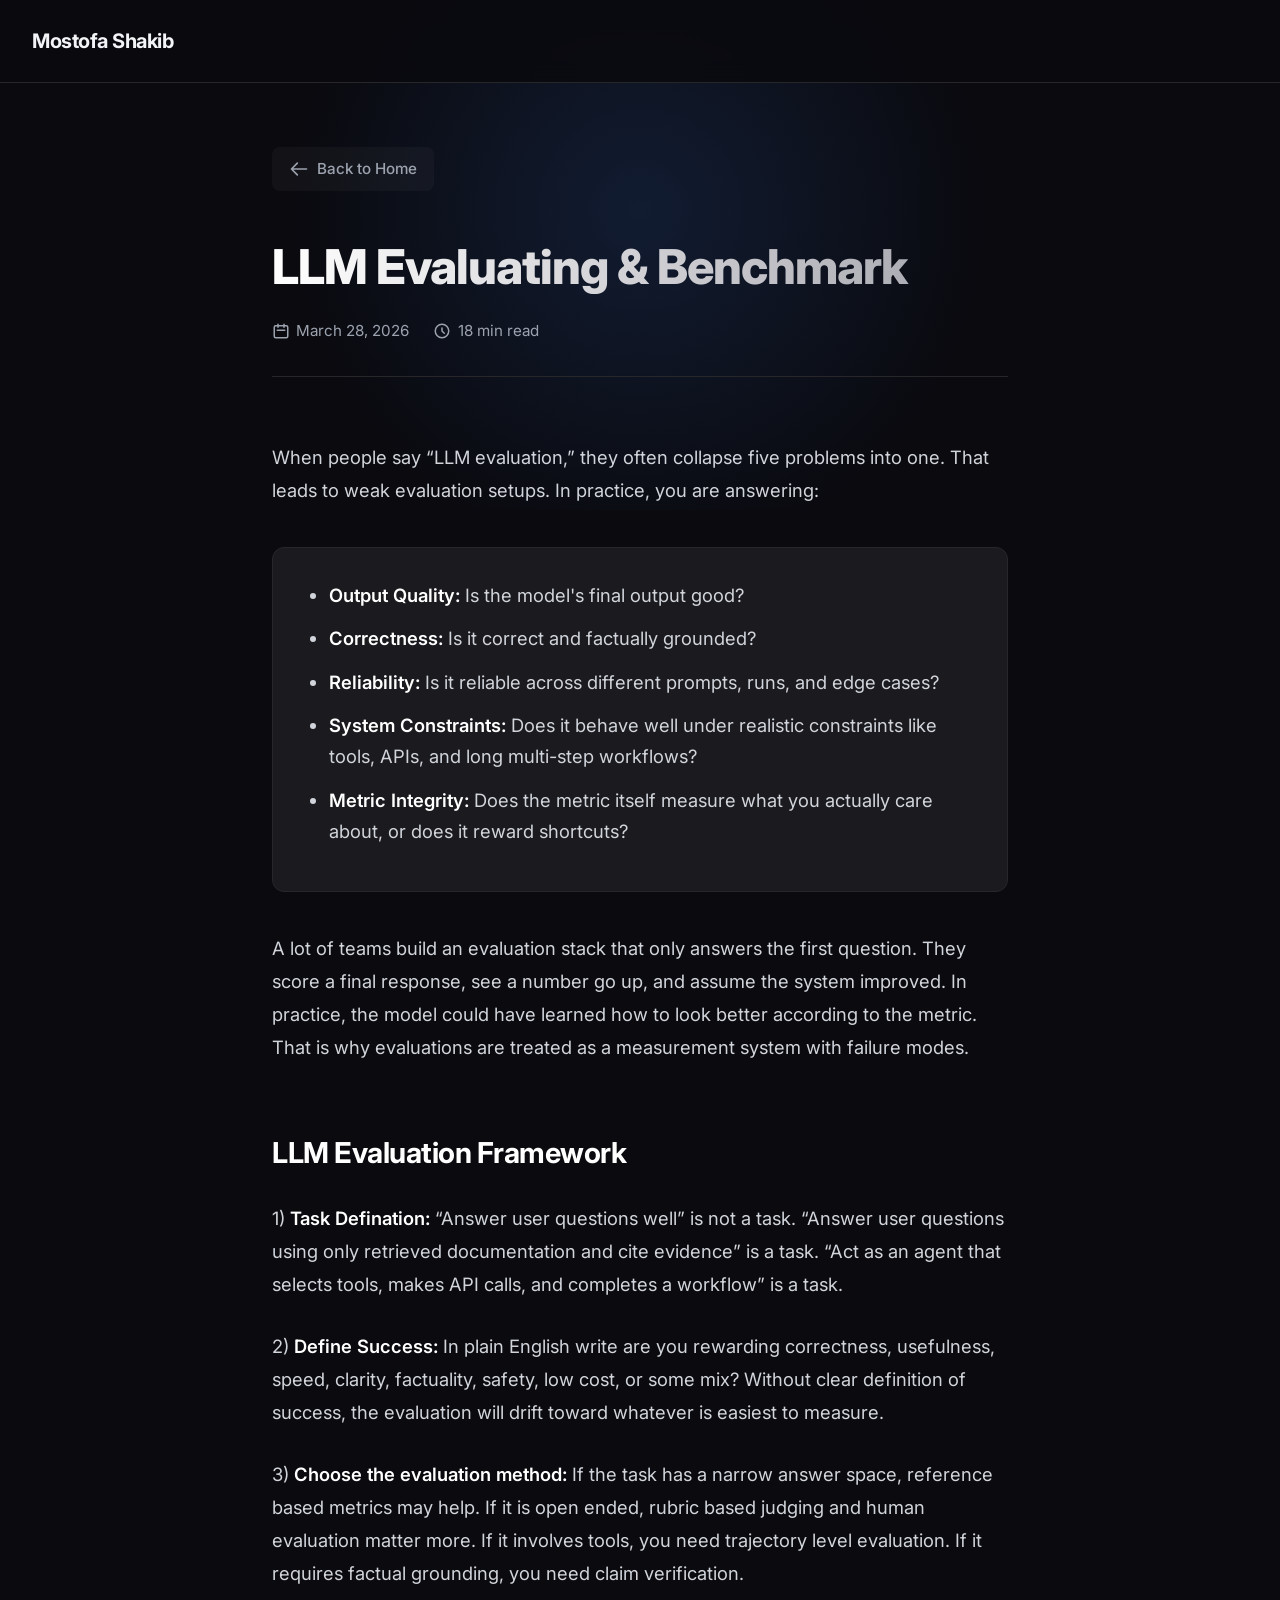
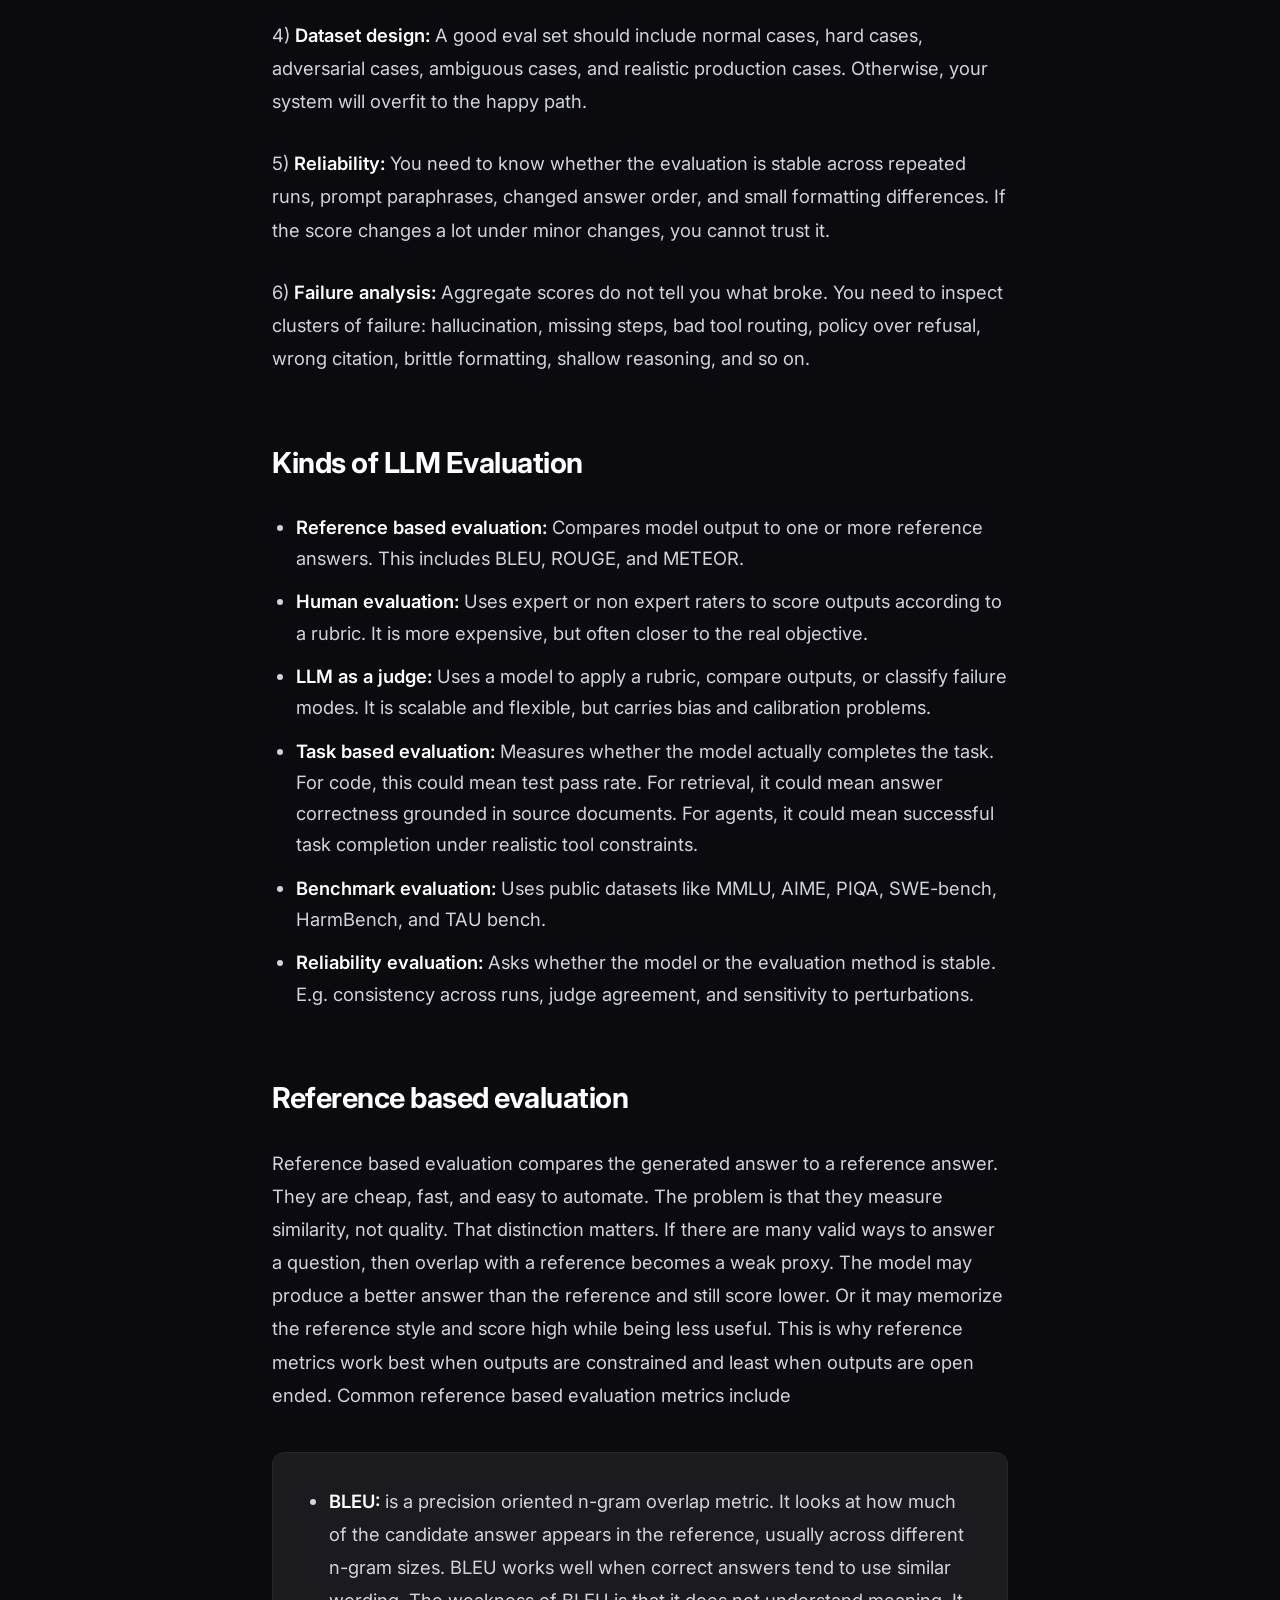
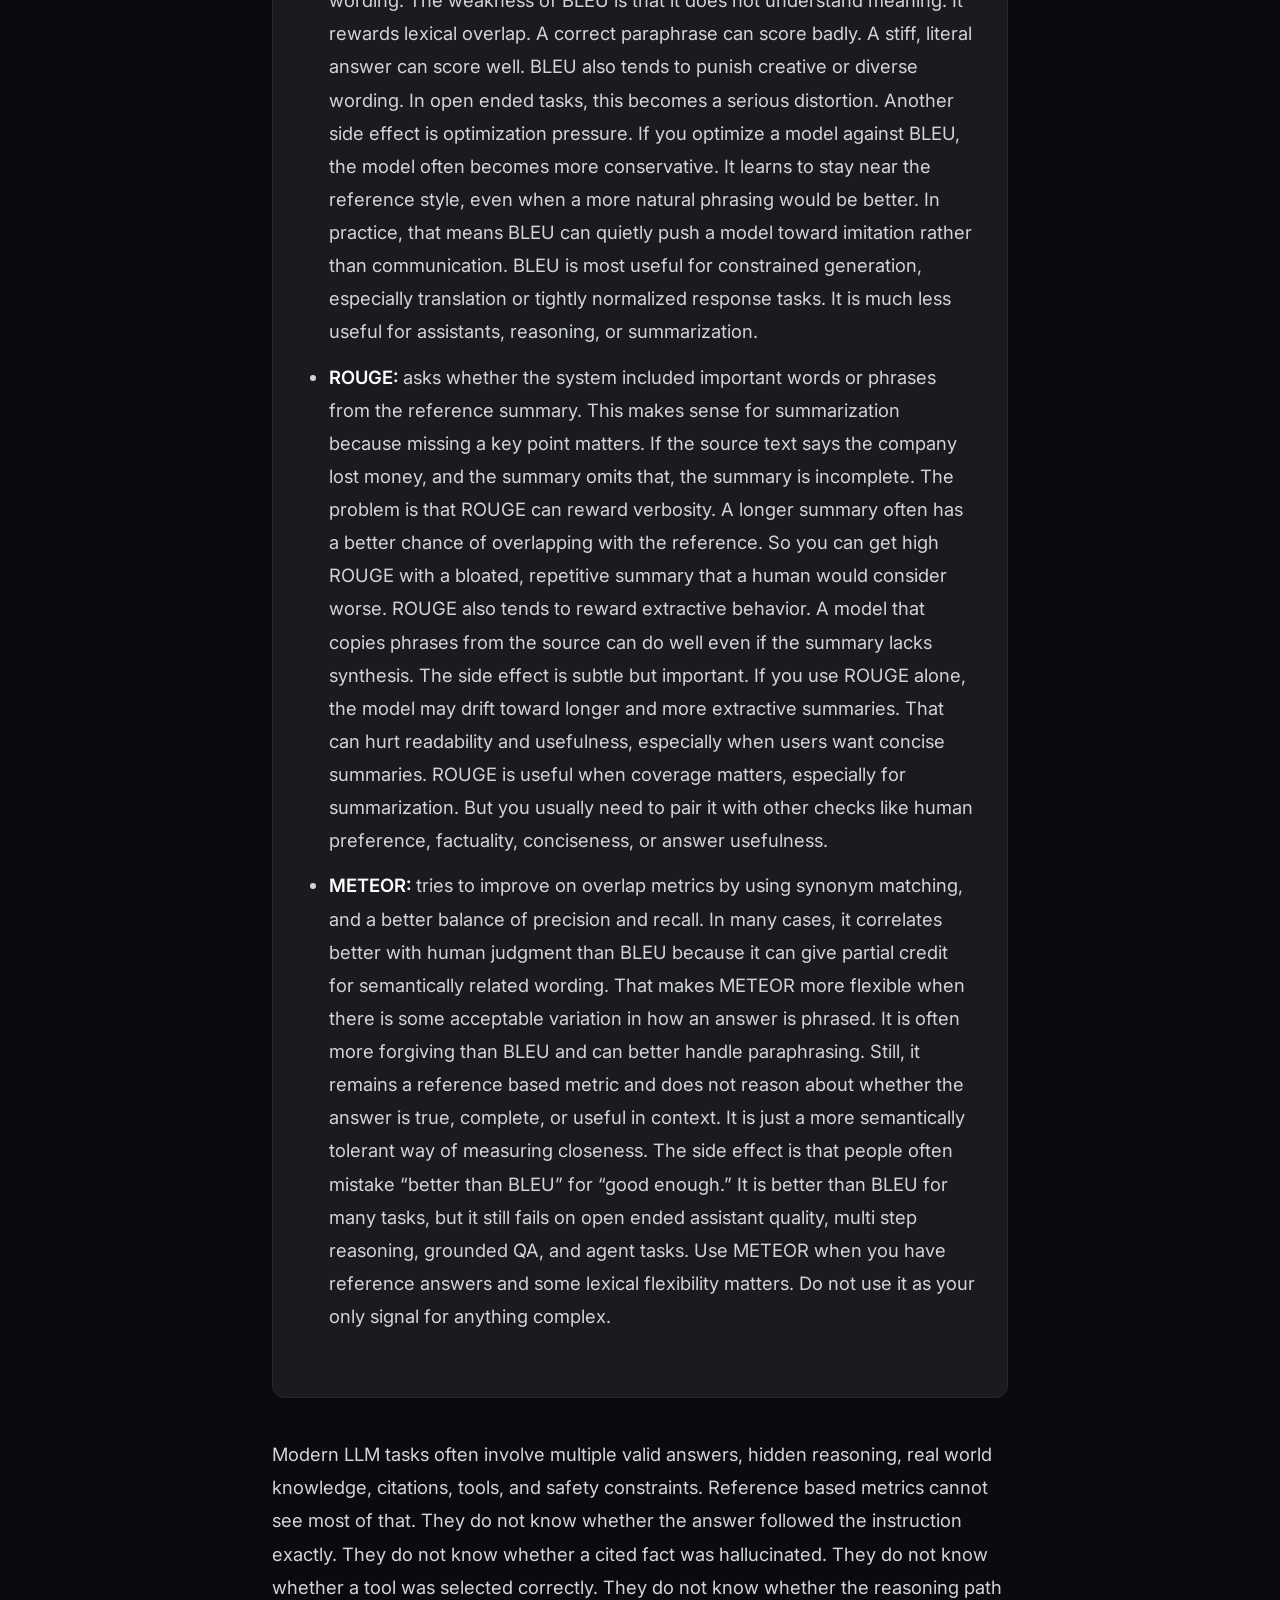
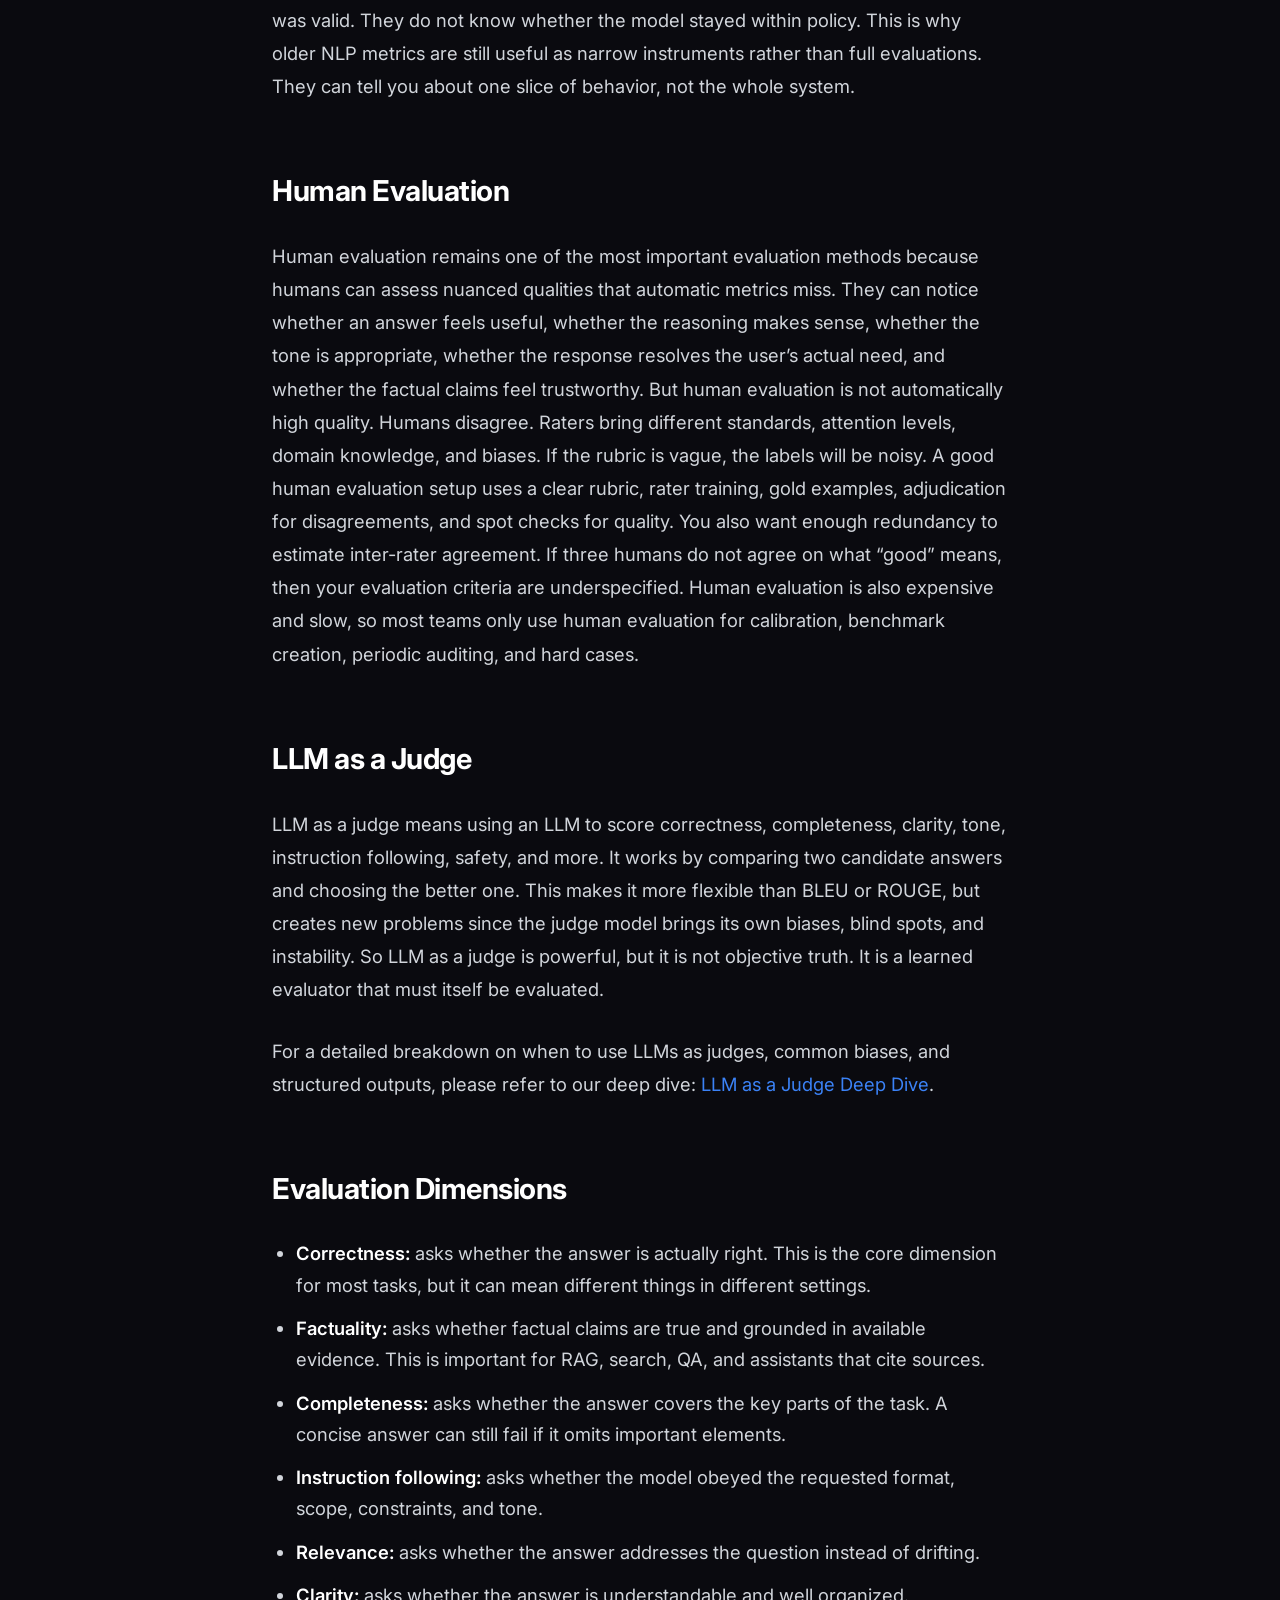
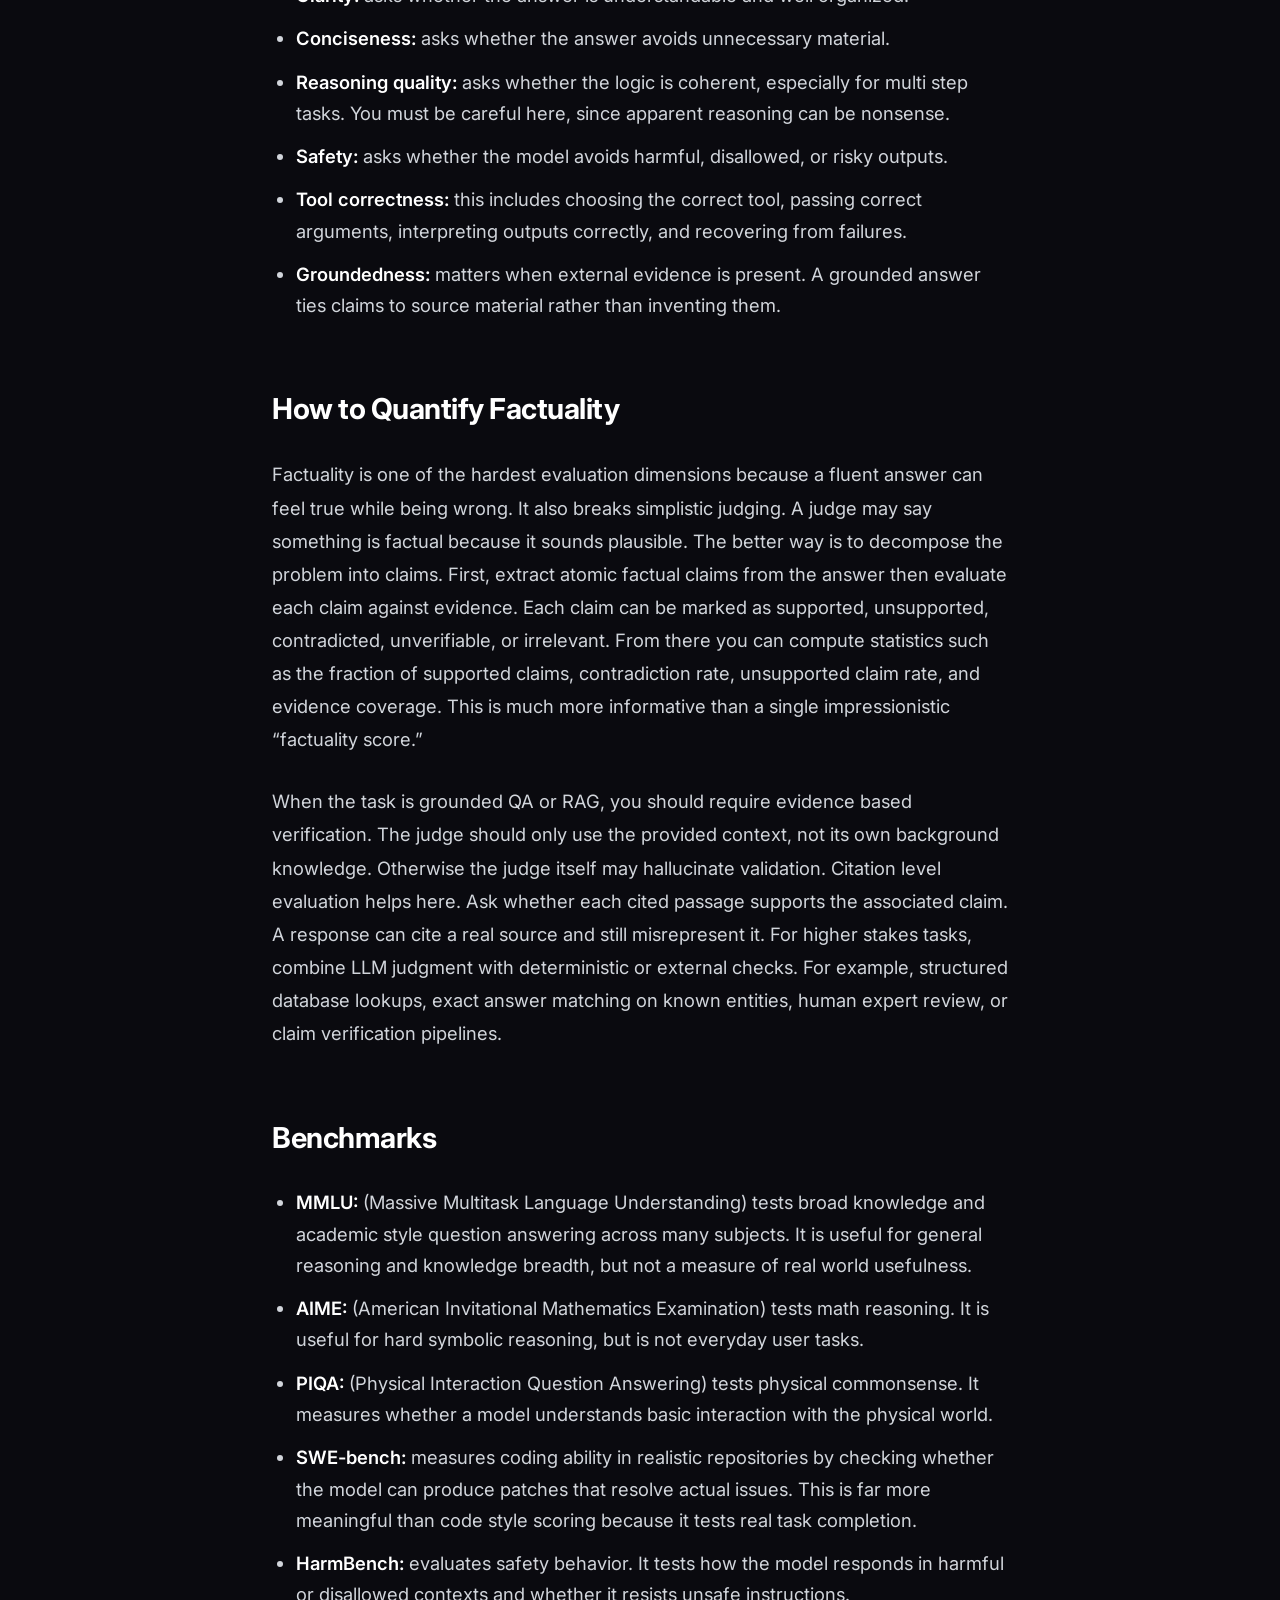
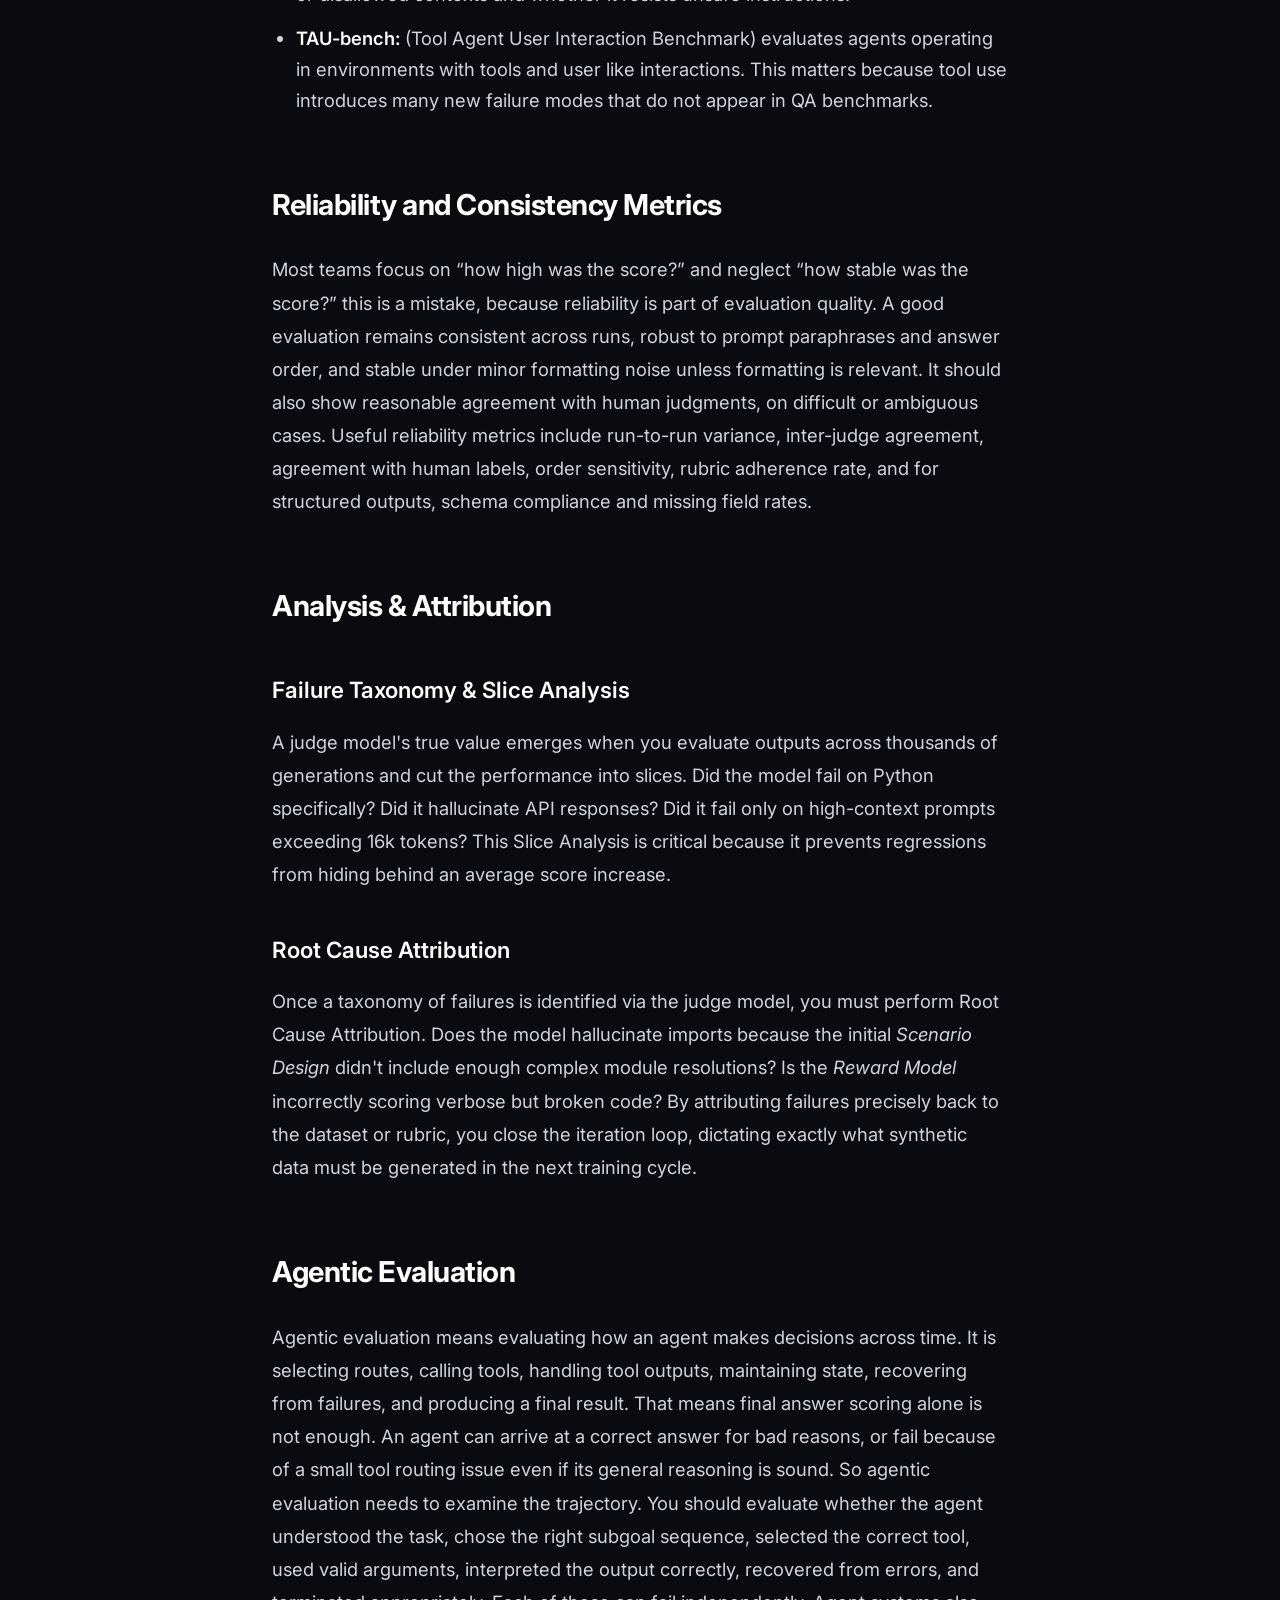
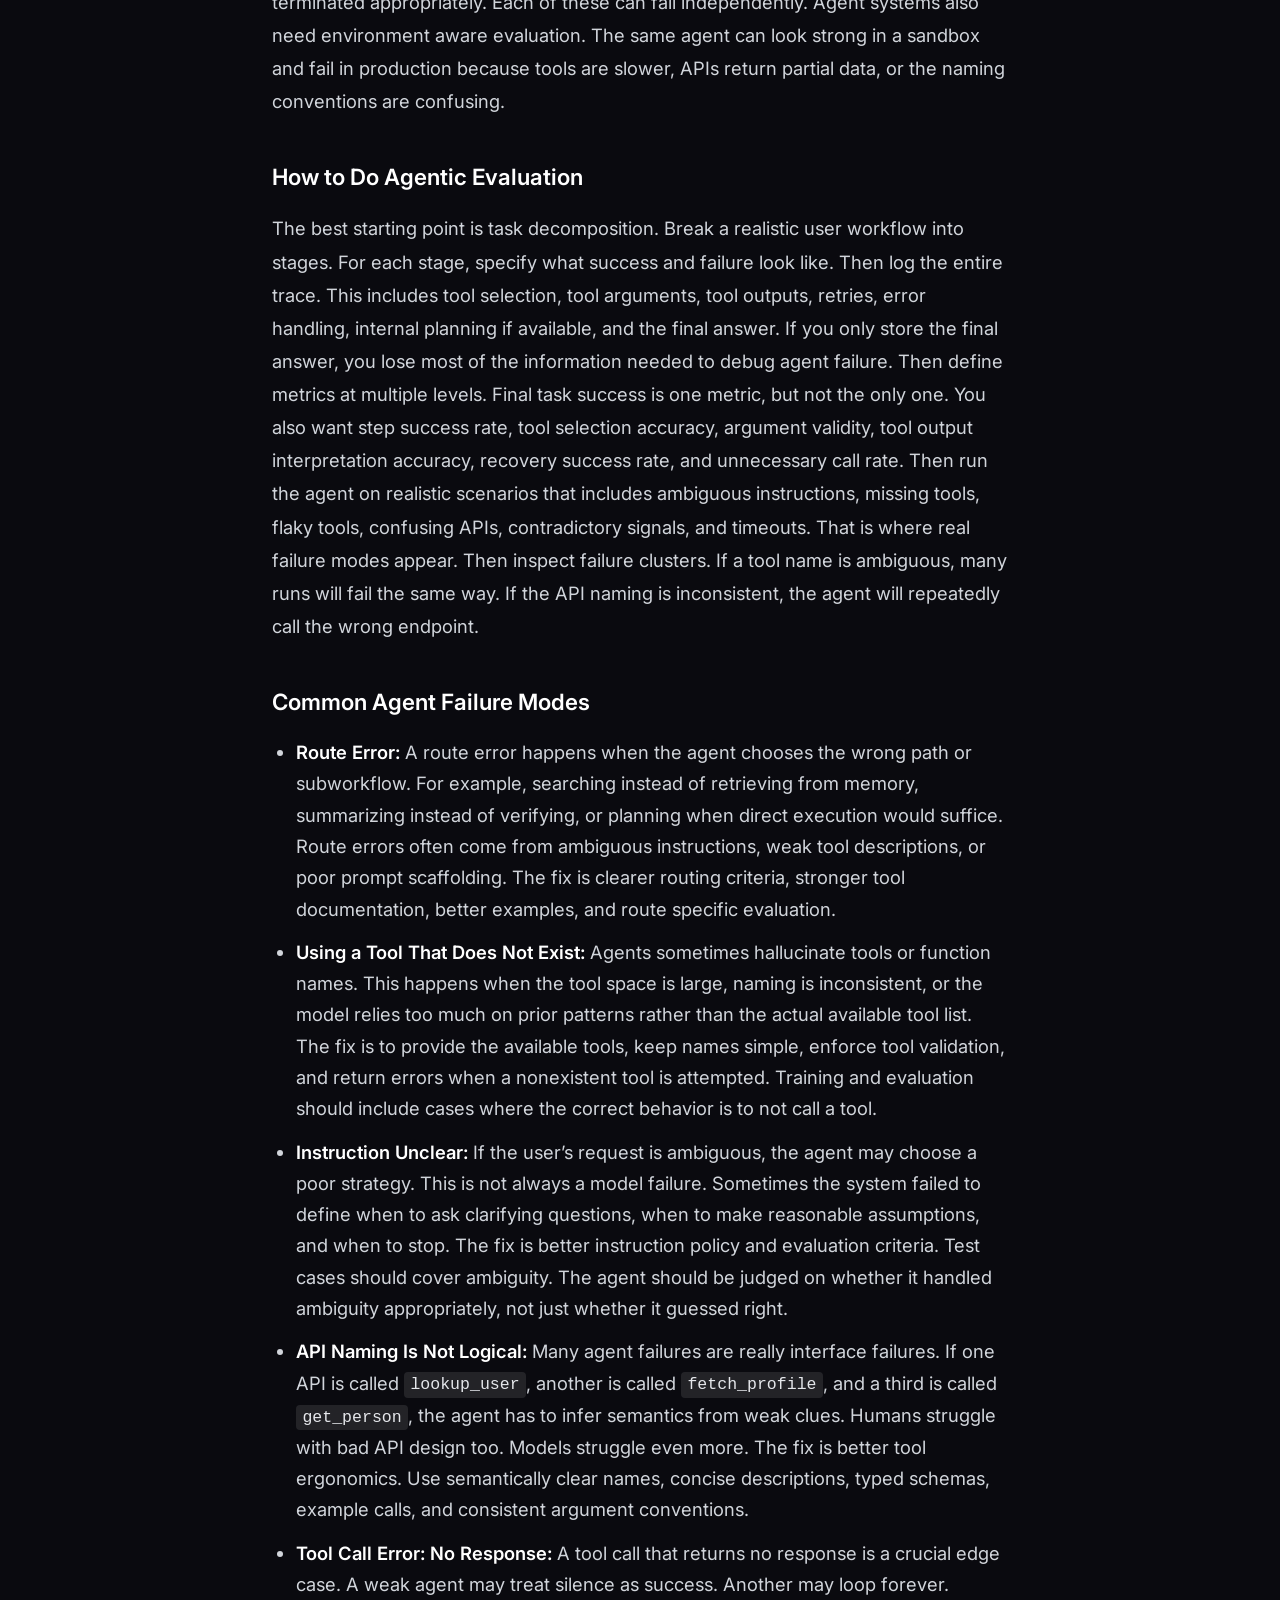
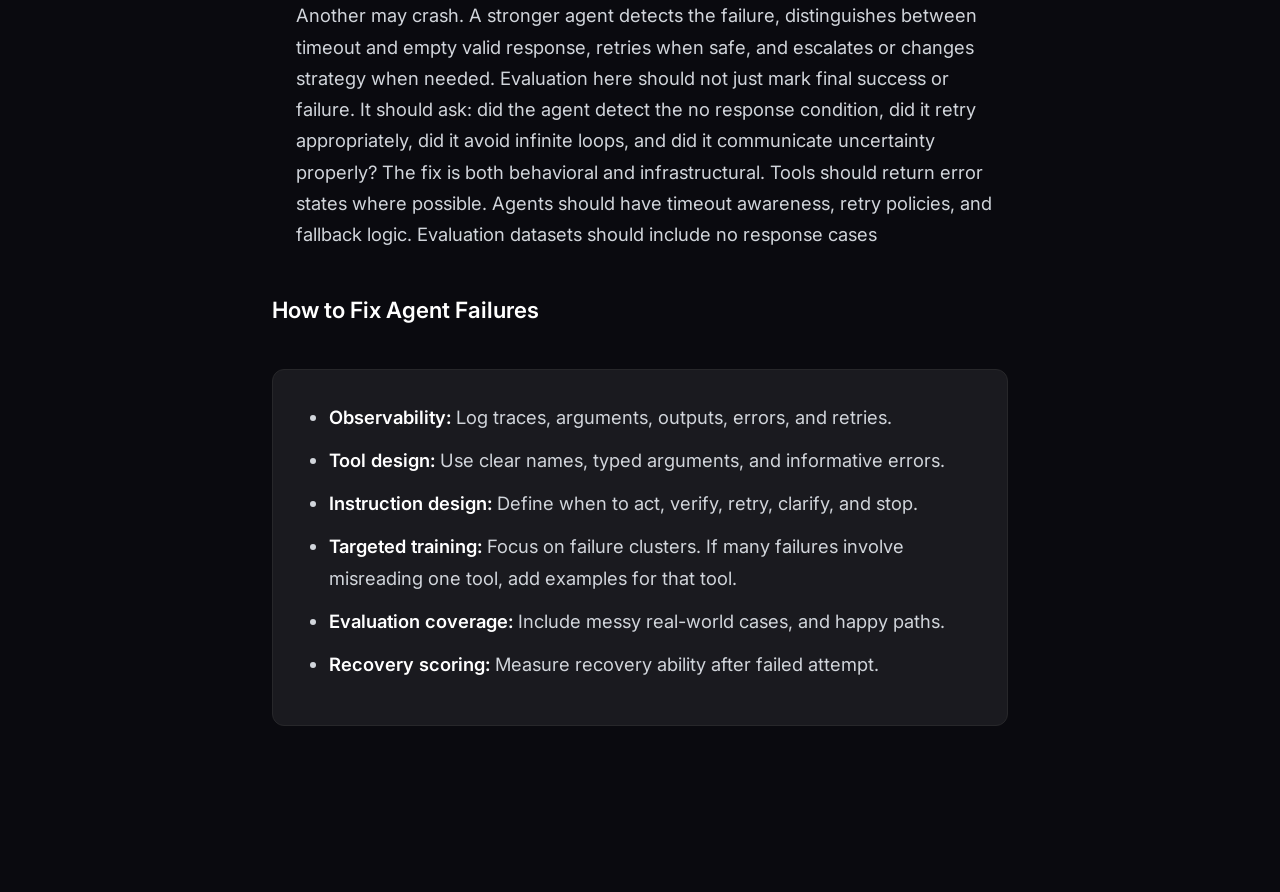
<file: blog/llm_evaluation.html>
<!DOCTYPE html>
<html lang="en">

<head>
    <meta charset="UTF-8">
    <meta name="viewport" content="width=device-width, initial-scale=1.0">
    <title>Evaluating LLMs: Building a Practical Stack</title>
    <!-- Use a modern premium font like Inter -->
    <link href="https://fonts.googleapis.com/css2?family=Inter:wght@300;400;500;600;700;800&display=swap"
        rel="stylesheet">
    <link rel="stylesheet" href="blog-shared.css">
</head>

<body>
    <div class="bg-glow"></div>
    <nav class="nav">
        <div class="logo">
            <a href="../index.html" class="site-title">Mostofa Shakib</a>
        </div>
    </nav>

    <div class="container">
        <a href="../index.html" class="back-link">
            <svg width="20" height="20" fill="none" viewBox="0 0 24 24" stroke="currentColor">
                <path stroke-linecap="round" stroke-linejoin="round" stroke-width="2" d="M10 19l-7-7m0 0l7-7m-7 7h18" />
            </svg>
            Back to Home
        </a>

        <article>
            <h1 class="article-title">LLM Evaluating & Benchmark</h1>
            <div class="article-meta">
                <div class="meta-item">
                    <svg width="18" height="18" fill="none" viewBox="0 0 24 24" stroke="currentColor">
                        <path stroke-linecap="round" stroke-linejoin="round" stroke-width="2"
                            d="M8 7V3m8 4V3m-9 8h10M5 21h14a2 2 0 002-2V7a2 2 0 00-2-2H5a2 2 0 00-2 2v12a2 2 0 002 2z" />
                    </svg>
                    <span>March 28, 2026</span>
                </div>
                <div class="meta-item">
                    <svg width="18" height="18" fill="none" viewBox="0 0 24 24" stroke="currentColor">
                        <path stroke-linecap="round" stroke-linejoin="round" stroke-width="2"
                            d="M12 8v4l3 3m6-3a9 9 0 11-18 0 9 9 0 0118 0z" />
                    </svg>
                    <span>18 min read</span>
                </div>
            </div>

            <div class="article-content">
                <p>When people say “LLM evaluation,” they often collapse five problems into one. That
                    leads to weak evaluation setups. In practice, you are answering:
                </p>

                <div class="highlight-box">
                    <ul style="margin-bottom: 0;">
                        <li><strong>Output Quality:</strong> Is the model's final output good?</li>
                        <li><strong>Correctness:</strong> Is it correct and factually grounded?</li>
                        <li><strong>Reliability:</strong> Is it reliable across different prompts, runs, and edge
                            cases?</li>
                        <li><strong>System Constraints:</strong> Does it behave well under realistic constraints
                            like tools, APIs, and long multi-step workflows?</li>
                        <li><strong>Metric Integrity:</strong> Does the metric itself measure what you actually care
                            about, or does it reward shortcuts?</li>
                    </ul>
                </div>

                <p>A lot of teams build an evaluation stack that only answers the first question. They score a final
                    response, see a number go up, and assume the system improved. In practice, the model could have
                    learned how to look better according to the metric. That is why evaluations are treated as a
                    measurement system with failure modes.</p>

                <h2>LLM Evaluation Framework</h2>

                <p>1) <strong>Task Defination:</strong> “Answer user questions well” is not a task.
                    “Answer user questions using only retrieved documentation and cite evidence” is a task.
                    “Act as an agent that selects tools, makes API calls, and completes a workflow” is a task.
                </p>

                <p>2) <strong>Define Success:</strong> In plain English write are you rewarding correctness,
                    usefulness, speed, clarity, factuality, safety, low cost, or some mix? Without clear definition of
                    success, the evaluation will drift toward whatever is easiest to measure.</p>

                <p>3) <strong>Choose the evaluation method:</strong> If the task has a narrow answer space, reference
                    based metrics
                    may help. If it is open ended, rubric based judging and human evaluation matter more. If it involves
                    tools, you need trajectory level evaluation. If it requires factual grounding, you need claim
                    verification.</p>

                <p>4) <strong>Dataset design:</strong> A good eval set should include normal cases, hard
                    cases, adversarial cases, ambiguous cases, and realistic production cases. Otherwise, your system
                    will overfit to the happy path.</p>

                <p>5) <strong>Reliability:</strong> You need to know whether the evaluation is stable across repeated
                    runs, prompt paraphrases, changed answer order, and small formatting differences. If the score
                    changes a lot under minor changes, you cannot trust it.</p>

                <p>6) <strong>Failure analysis:</strong> Aggregate scores do not tell you what broke. You need to
                    inspect clusters of failure: hallucination, missing steps, bad tool
                    routing, policy over refusal, wrong citation, brittle formatting, shallow reasoning, and so on.
                </p>

                <h2>Kinds of LLM Evaluation</h2>

                <ul>
                    <li><strong>Reference based evaluation:</strong> Compares model output to one or more reference
                        answers. This includes BLEU, ROUGE, and METEOR.</li>
                    <li><strong>Human evaluation:</strong> Uses expert or non expert raters to score outputs according
                        to a rubric. It is more expensive, but often closer to the real objective.</li>
                    <li><strong>LLM as a judge:</strong> Uses a model to apply a rubric, compare outputs, or classify
                        failure modes. It is scalable and flexible, but carries bias and calibration problems.</li>
                    <li><strong>Task based evaluation:</strong> Measures whether the model actually completes the task.
                        For code, this could mean test pass rate. For retrieval, it could mean answer correctness
                        grounded in source documents. For agents, it could mean successful task completion under
                        realistic tool constraints.</li>
                    <li><strong>Benchmark evaluation:</strong> Uses public datasets like MMLU, AIME, PIQA, SWE-bench,
                        HarmBench, and TAU bench.</li>
                    <li><strong>Reliability evaluation:</strong> Asks whether the model or the evaluation method is
                        stable. E.g. consistency across runs, judge agreement, and sensitivity to perturbations.</li>
                </ul>

                <h2>Reference based evaluation</h2>

                <p>Reference based evaluation compares the generated answer to a reference answer. They are cheap, fast,
                    and easy to automate. The problem is that they measure similarity, not quality. That distinction
                    matters. If there are many valid ways to answer a question, then overlap with a reference becomes a
                    weak proxy. The model may produce a better answer than the reference and still score lower. Or it
                    may memorize the reference style and score high while being less useful. This is why reference
                    metrics work best when outputs are constrained and least when outputs are open ended. Common
                    reference based evaluation metrics include
                </p>

                <div class="highlight-box">
                    <ul>
                        <li>
                            <p><strong>BLEU:</strong> is a precision oriented n-gram overlap metric. It looks at how
                                much of the candidate answer appears in the reference, usually across different n-gram
                                sizes. BLEU works well when correct answers tend to use similar wording. The weakness of
                                BLEU is that it does not understand meaning. It rewards lexical overlap. A correct
                                paraphrase can score badly. A stiff, literal answer can score well. BLEU also tends to
                                punish creative or diverse wording. In open ended tasks, this becomes a serious
                                distortion. Another side effect is optimization pressure. If you optimize a model
                                against BLEU, the model often becomes more conservative. It learns to stay near the
                                reference style, even when a more natural phrasing would be better. In practice,
                                that means BLEU can quietly push a model toward imitation rather than communication.
                                BLEU is most useful for constrained generation, especially translation or tightly
                                normalized response tasks. It is much less useful for assistants, reasoning, or
                                summarization.</p>
                        </li>

                        <li>
                            <p><strong>ROUGE:</strong> asks whether the system included important
                                words or phrases from the reference summary. This makes sense for summarization because
                                missing a key point matters. If the source text says the company lost money, and the
                                summary omits that, the summary is incomplete. The problem is that ROUGE can reward
                                verbosity. A longer summary often has a better chance of overlapping with the reference.
                                So you can get high ROUGE with a bloated, repetitive summary that a human would consider
                                worse. ROUGE also tends to reward extractive behavior. A model that copies phrases from
                                the source can do well even if the summary lacks synthesis. The side effect
                                is subtle but important. If you use ROUGE alone, the model may drift
                                toward longer and more extractive summaries. That can hurt readability and usefulness,
                                especially when users want concise summaries. ROUGE is useful when coverage matters,
                                especially for summarization. But you usually need to pair it with other checks like
                                human preference, factuality, conciseness, or answer usefulness.
                            </p>
                        </li>

                        <li>
                            <p><strong>METEOR:</strong> tries to improve on overlap metrics by using
                                synonym matching, and a better balance of precision and recall. In many cases, it
                                correlates better with human judgment than BLEU because it can give partial credit for
                                semantically related wording. That makes METEOR more flexible when there is some
                                acceptable variation in how an answer is phrased. It is often more forgiving than BLEU
                                and can better handle paraphrasing.
                                Still, it remains a reference based metric and does not reason about whether
                                the answer is true, complete, or useful in context. It is just a more semantically
                                tolerant way of measuring closeness. The side effect is that people often mistake
                                “better than BLEU” for “good enough.” It is better than BLEU for many tasks, but it
                                still fails on open ended assistant quality, multi step reasoning, grounded QA, and
                                agent tasks. Use METEOR when you have reference answers and some lexical flexibility
                                matters. Do not use it as your only signal for anything complex.</p>
                        </li>
                    </ul>
                </div>

                <p>Modern LLM tasks often involve multiple valid answers, hidden reasoning, real world knowledge,
                    citations, tools, and safety constraints. Reference based metrics cannot see most of that. They
                    do not know whether the answer followed the instruction exactly. They do not know whether a
                    cited fact was hallucinated. They do not know whether a tool was selected correctly. They do not
                    know whether the reasoning path was valid. They do not know whether the model stayed within
                    policy. This is why older NLP metrics are still useful as narrow instruments rather than full
                    evaluations. They can tell you about one slice of behavior, not the whole system.</p>

                <h2>Human Evaluation</h2>

                <p>Human evaluation remains one of the most important evaluation methods because humans can assess
                    nuanced qualities that automatic metrics miss. They can notice whether an answer feels useful,
                    whether the reasoning makes sense, whether the tone is appropriate, whether the response resolves
                    the user’s actual need, and whether the factual claims feel trustworthy. But human evaluation is not
                    automatically high quality. Humans disagree. Raters bring different standards, attention levels,
                    domain knowledge, and biases. If the rubric is vague, the labels will be noisy. A good human
                    evaluation setup uses a clear rubric, rater training, gold examples, adjudication for
                    disagreements, and spot checks for quality. You also want enough redundancy to estimate inter-rater
                    agreement. If three humans do not agree on what “good” means, then your evaluation criteria are
                    underspecified. Human evaluation is also expensive and slow, so most teams only use human evaluation
                    for calibration, benchmark creation, periodic auditing, and hard cases.
                </p>

                <h2>LLM as a Judge</h2>

                <p>LLM as a judge means using an LLM to score correctness, completeness,
                    clarity, tone, instruction following, safety, and more. It works by comparing two candidate answers
                    and choosing the better one. This makes it more flexible than BLEU or ROUGE, but creates
                    new problems since the judge model brings its own biases, blind spots,
                    and instability. So LLM as a judge is powerful, but it is not objective truth. It is a learned
                    evaluator that must itself be evaluated.</p>

                <p>For a detailed breakdown on when to use LLMs as judges, common biases, and structured outputs, please
                    refer to our deep dive: <a href="llm_as_a_judge.html">LLM as a Judge Deep Dive</a>.</p>

                <h2>Evaluation Dimensions</h2>

                <ul>
                    <li><strong>Correctness:</strong> asks whether the answer is actually right. This is the core
                        dimension for most tasks, but it can mean different things in different settings.</li>
                    <li><strong>Factuality:</strong> asks whether factual claims are true and grounded in available
                        evidence. This is important for RAG, search, QA, and assistants that cite sources.</li>
                    <li><strong>Completeness:</strong> asks whether the answer covers the key parts of the task. A
                        concise answer can still fail if it omits important elements.</li>
                    <li><strong>Instruction following:</strong> asks whether the model obeyed the requested format,
                        scope, constraints, and tone.</li>
                    <li><strong>Relevance:</strong> asks whether the answer addresses the question instead of drifting.
                    </li>
                    <li><strong>Clarity:</strong> asks whether the answer is understandable and well organized.</li>
                    <li><strong>Conciseness:</strong> asks whether the answer avoids unnecessary material.</li>
                    <li><strong>Reasoning quality:</strong> asks whether the logic is coherent, especially for multi
                        step tasks. You must be careful here, since apparent reasoning can be nonsense.</li>
                    <li><strong>Safety:</strong> asks whether the model avoids harmful, disallowed, or risky outputs.
                    </li>
                    <li><strong>Tool correctness:</strong> this includes choosing the correct tool, passing correct
                        arguments, interpreting outputs correctly, and recovering from failures.</li>
                    <li><strong>Groundedness:</strong> matters when external evidence is present. A grounded answer ties
                        claims to source material rather than inventing them.</li>
                </ul>

                <h2>How to Quantify Factuality</h2>

                <p>Factuality is one of the hardest evaluation dimensions because a fluent answer can feel true while
                    being wrong. It also breaks simplistic judging. A judge may say something is factual because it
                    sounds plausible. The better way is to decompose the problem into claims. First, extract atomic
                    factual claims from the answer then evaluate each claim against evidence. Each claim can be marked
                    as supported, unsupported, contradicted, unverifiable, or irrelevant. From there you can compute
                    statistics such as the fraction of supported claims, contradiction rate,
                    unsupported claim rate, and evidence coverage. This is much more informative than a single
                    impressionistic “factuality score.”</p>

                <p>When the task is grounded QA or RAG, you should require evidence based
                    verification. The judge should only use the provided context, not its own background knowledge.
                    Otherwise the judge itself may hallucinate validation. Citation level evaluation helps here. Ask
                    whether each cited passage supports the associated claim. A response can cite a real source
                    and still misrepresent it. For higher stakes tasks, combine LLM judgment with deterministic or
                    external checks. For example, structured database lookups, exact answer matching on known entities,
                    human expert review, or claim verification pipelines.</p>

                <h2>Benchmarks</h2>

                <ul>
                    <li><strong>MMLU:</strong> (Massive Multitask Language Understanding) tests broad knowledge and
                        academic style question answering across many subjects. It is useful for general reasoning and
                        knowledge breadth, but not a measure of real world usefulness.</li>
                    <li><strong>AIME:</strong> (American Invitational Mathematics Examination) tests math reasoning. It
                        is useful for hard symbolic reasoning, but is not everyday user tasks.</li>
                    <li><strong>PIQA:</strong> (Physical Interaction Question Answering) tests physical commonsense. It
                        measures whether a model understands basic interaction with the physical world.</li>
                    <li><strong>SWE-bench:</strong> measures coding ability in realistic repositories by checking
                        whether the model can produce patches that resolve actual issues. This is far more meaningful
                        than code style scoring because it tests real task completion.</li>
                    <li><strong>HarmBench:</strong> evaluates safety behavior. It tests how the model responds in
                        harmful or disallowed contexts and whether it resists unsafe instructions.</li>
                    <li><strong>TAU-bench:</strong> (Tool Agent User Interaction Benchmark) evaluates agents operating
                        in environments with tools and user like interactions. This matters because tool use introduces
                        many new failure modes that do not appear in QA benchmarks.</li>
                </ul>

                <h2>Reliability and Consistency Metrics</h2>

                <p>Most teams focus on “how high was the score?” and neglect “how stable was the score?” this is a
                    mistake, because reliability is part of evaluation quality. A good evaluation remains consistent
                    across runs, robust to prompt paraphrases and answer order, and stable under minor formatting noise
                    unless formatting is relevant. It should also show reasonable agreement with human judgments,
                    on difficult or ambiguous cases. Useful reliability metrics include run-to-run variance,
                    inter-judge agreement, agreement with human labels, order sensitivity, rubric adherence rate, and
                    for structured outputs, schema compliance and missing field rates.</p>

                <h2>Analysis & Attribution</h2>

                <h3>Failure Taxonomy & Slice Analysis</h3>
                <p>A judge model's true value emerges when you evaluate outputs across thousands of generations and cut
                    the performance into slices. Did the model fail on Python specifically? Did it hallucinate API
                    responses? Did it fail only on high-context prompts exceeding 16k tokens? This Slice
                    Analysis is critical because it prevents regressions from hiding behind an average
                    score increase.</p>

                <h3>Root Cause Attribution</h3>
                <p>Once a taxonomy of failures is identified via the judge model, you must perform Root Cause
                        Attribution</strong>. Does the model hallucinate imports because the initial <em>Scenario
                        Design</em> didn't include enough complex module resolutions? Is the <em>Reward Model</em>
                    incorrectly scoring verbose but broken code? By attributing failures precisely back to the dataset
                    or rubric, you close the iteration loop, dictating exactly what synthetic data must be generated in
                    the next training cycle.</p>

                <h2>Agentic Evaluation</h2>

                <p>Agentic evaluation means evaluating how an agent makes decisions across time. It is selecting
                    routes, calling tools, handling tool outputs, maintaining state, recovering from failures, and
                    producing a final result. That means final answer scoring alone is not enough. An agent can arrive
                    at a correct answer for bad reasons, or fail because of a small tool routing issue even if its
                    general reasoning is sound. So agentic evaluation needs to examine the trajectory. You should
                    evaluate whether the agent understood the task, chose the right subgoal sequence, selected the
                    correct tool, used valid arguments, interpreted the output correctly, recovered from errors, and
                    terminated appropriately. Each of these can fail independently. Agent systems also need environment
                    aware evaluation. The same agent can look strong in a sandbox and fail in production because tools
                    are slower, APIs return partial data, or the naming conventions are confusing.</p>

                <h3>How to Do Agentic Evaluation</h3>

                <p>The best starting point is task decomposition. Break a realistic user workflow into stages. For each
                    stage, specify what success and failure look like. Then log the entire trace. This includes tool
                    selection, tool arguments, tool outputs, retries, error handling, internal planning if available,
                    and the final answer. If you only store the final answer, you lose most of the information needed to
                    debug agent failure. Then define metrics at multiple levels. Final task success is one metric, but
                    not the only one. You also want step success rate, tool selection accuracy, argument validity,
                    tool output interpretation accuracy, recovery success rate, and unnecessary call rate. Then run the
                    agent on realistic scenarios that includes ambiguous instructions, missing tools, flaky tools,
                    confusing APIs, contradictory signals, and timeouts. That is where real failure modes appear. Then
                    inspect failure clusters. If a tool name is ambiguous, many runs will fail the same way. If the API
                    naming is inconsistent, the agent will repeatedly call the wrong endpoint.</p>

                <h3>Common Agent Failure Modes</h3>

                <ul>
                    <li><strong>Route Error:</strong> A route error happens when the agent chooses the wrong
                        path or subworkflow. For example, searching instead of retrieving from memory, summarizing
                        instead of verifying, or planning when direct execution would suffice. Route errors often come
                        from ambiguous instructions, weak tool descriptions, or poor prompt scaffolding. The fix is
                        clearer routing criteria, stronger tool documentation, better
                        examples, and route specific evaluation.</li>
                    <li><strong>Using a Tool That Does Not Exist:</strong> Agents sometimes hallucinate tools or
                        function names. This happens when the tool space is large, naming is inconsistent, or the model
                        relies too much on prior patterns rather than the actual available tool list. The fix is to
                        provide the available tools, keep names simple, enforce tool validation, and return errors when
                        a nonexistent tool is attempted. Training and evaluation should include cases where the correct
                        behavior is to not call a tool.</li>
                    <li><strong>Instruction Unclear:</strong> If the user’s request is ambiguous, the agent may choose a
                        poor strategy. This is not always a model failure. Sometimes the system failed to define when to
                        ask clarifying questions, when to make reasonable assumptions, and when to stop. The fix is
                        better instruction policy and evaluation criteria. Test cases should cover ambiguity. The agent
                        should be judged on whether it handled ambiguity appropriately, not just whether it guessed
                        right.</li>
                    <li><strong>API Naming Is Not Logical:</strong> Many agent failures are really interface failures.
                        If one API is called <code>lookup_user</code>, another is called <code>fetch_profile</code>, and
                        a third is called <code>get_person</code>, the agent has to infer semantics from weak clues.
                        Humans struggle with bad API design too. Models struggle even more. The fix is better tool
                        ergonomics. Use semantically clear names, concise descriptions, typed schemas, example calls,
                        and consistent argument conventions.</li>
                    <li><strong>Tool Call Error: No Response:</strong> A tool call that returns no response is a crucial
                        edge case. A weak agent may treat silence as success. Another may loop forever. Another may
                        crash. A stronger agent detects the failure, distinguishes between timeout and empty valid
                        response, retries when safe, and escalates or changes strategy when needed. Evaluation here
                        should not just mark final success or failure. It should ask: did the agent detect the no
                        response condition, did it retry appropriately, did it avoid infinite loops, and did it
                        communicate uncertainty properly? The fix is both behavioral and infrastructural. Tools should
                        return error states where possible. Agents should have timeout awareness, retry
                        policies, and fallback logic. Evaluation datasets should include no response cases</li>
                </ul>

                <h3>How to Fix Agent Failures</h3>

                <div class="highlight-box">
                    <ul style="margin-bottom: 0;">
                        <li><strong>Observability:</strong> Log traces, arguments, outputs, errors, and retries.</li>
                        <li><strong>Tool design:</strong> Use clear names, typed arguments, and informative errors.</li>
                        <li><strong>Instruction design:</strong> Define when to act, verify, retry, clarify, and stop.
                        </li>
                        <li><strong>Targeted training:</strong> Focus on failure clusters. If many failures involve
                            misreading one tool, add examples for that tool.</li>
                        <li><strong>Evaluation coverage:</strong> Include messy real-world cases, and happy paths.</li>
                        <li><strong>Recovery scoring:</strong> Measure recovery ability after failed attempt.</li>
                    </ul>
                </div>
            </div>
        </article>
    </div>
    <script src="blog-shared.js"></script>
</body>

</html>
</file>
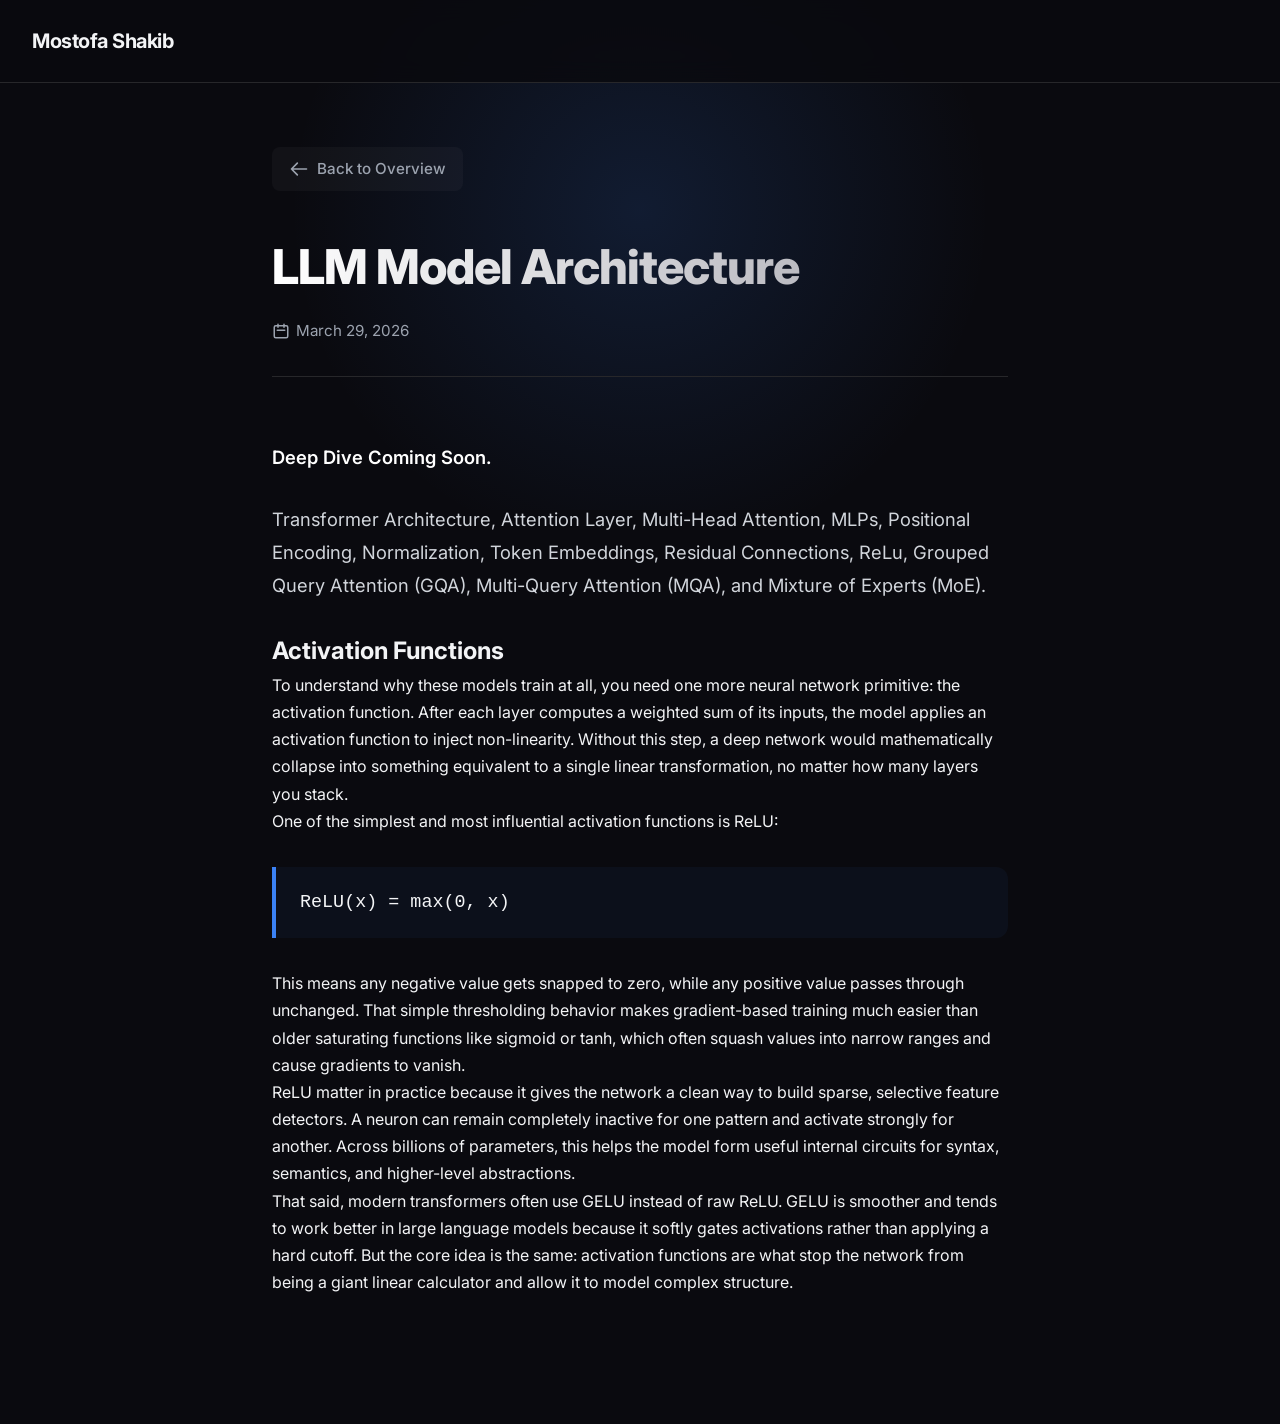
<file: blog/model_architecture.html>
<!DOCTYPE html>
<html lang="en">

<head>
    <meta charset="UTF-8">
    <meta name="viewport" content="width=device-width, initial-scale=1.0">
    <title>LLM Model Architecture</title>
    <link href="https://fonts.googleapis.com/css2?family=Inter:wght@300;400;500;600;700;800&display=swap"
        rel="stylesheet">
    <link rel="stylesheet" href="blog-shared.css">
</head>

<body>
    <div class="bg-glow"></div>
    <nav class="nav">
        <div class="logo">
            <a href="../index.html" class="site-title">Mostofa Shakib</a>
        </div>
    </nav>
    <div class="container">
        <a href="llm_training_overview.html" class="back-link">
            <svg width="20" height="20" fill="none" viewBox="0 0 24 24" stroke="currentColor">
                <path stroke-linecap="round" stroke-linejoin="round" stroke-width="2" d="M10 19l-7-7m0 0l7-7m-7 7h18" />
            </svg>
            Back to Overview
        </a>
        <article>
            <h1 class="article-title">LLM Model Architecture</h1>
            <div class="article-meta">
                <div class="meta-item">
                    <svg width="18" height="18" fill="none" viewBox="0 0 24 24" stroke="currentColor">
                        <path stroke-linecap="round" stroke-linejoin="round" stroke-width="2"
                            d="M8 7V3m8 4V3m-9 8h10M5 21h14a2 2 0 002-2V7a2 2 0 00-2-2H5a2 2 0 00-2 2v12a2 2 0 002 2z" />
                    </svg>
                    <span>March 29, 2026</span>
                </div>
            </div>
            <div class="article-content">
                <p><strong>Deep Dive Coming Soon.</strong></p>
                <p>Transformer Architecture, Attention Layer, Multi-Head Attention,
                    MLPs, Positional Encoding, Normalization, Token Embeddings, Residual Connections, ReLu, Grouped
                    Query Attention (GQA), Multi-Query Attention (MQA), and Mixture of Experts (MoE).</p>
            </div>

            <h2>Activation Functions</h2>
            <p>To understand why these models train at all, you need one more neural network primitive: the
                activation function. After each layer computes a weighted sum of its inputs, the model applies an
                activation function to inject non-linearity. Without this step, a deep network would mathematically
                collapse into something equivalent to a single linear transformation, no matter how many layers you
                stack.</p>

            <p>One of the simplest and most influential activation functions is ReLU:</p>

            <div class="math-box">
                ReLU(x) = max(0, x)
            </div>

            <p>This means any negative value gets snapped to zero, while any positive value passes through
                unchanged. That simple thresholding behavior makes gradient-based training much easier than older
                saturating functions like sigmoid or tanh, which often squash values into narrow ranges and cause
                gradients to vanish.</p>

            <p>ReLU matter in practice because it gives the network a clean way to build sparse, selective
                feature detectors. A neuron can remain completely inactive for one pattern and activate strongly for
                another. Across billions of parameters, this helps the model form useful internal circuits for
                syntax, semantics, and higher-level abstractions.</p>

            <p>That said, modern transformers often use GELU instead of raw ReLU. GELU is smoother and tends to work
                better in large language models because it softly gates activations rather than applying a hard
                cutoff. But the core idea is the same: activation functions are what stop the network from being a
                giant linear calculator and allow it to model complex structure.</p>
        </article>
    </div>
    <script src="blog-shared.js"></script>
</body>

</html>
</file>
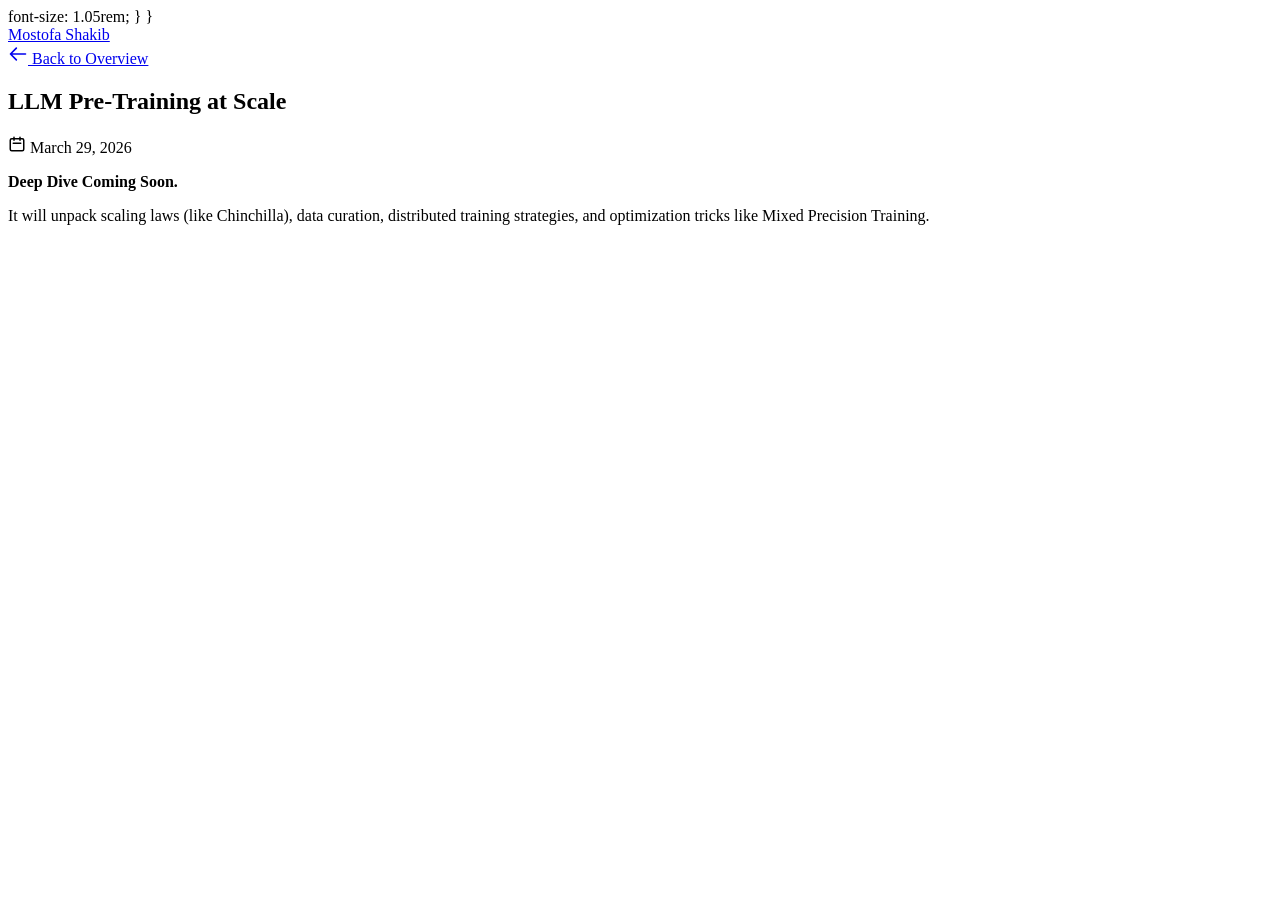
<file: blog/pretraining.html>
<!DOCTYPE html>
<html lang="en">

<head>
    <meta charset="UTF-8">
    <meta name="viewport" content="width=device-width, initial-scale=1.0">
    <title>LLM Pre-Training at Scale</title>
    <link href="https://fonts.googleapis.com/css2?family=Inter:wght@300;400;500;600;700;800&display=swap"
        rel="stylesheet">
                font-size: 1.05rem;
            }
        }
    </style>
</head>

<body>
    <div class="bg-glow"></div>
    <nav class="nav">
        <div class="logo">
            <a href="../index.html" class="site-title">Mostofa Shakib</a>
        </div>
    </nav>
    <div class="container">
        <a href="llm_training_overview.html" class="back-link">
            <svg width="20" height="20" fill="none" viewBox="0 0 24 24" stroke="currentColor">
                <path stroke-linecap="round" stroke-linejoin="round" stroke-width="2" d="M10 19l-7-7m0 0l7-7m-7 7h18" />
            </svg>
            Back to Overview
        </a>
        <article>
            <h1 class="article-title">LLM Pre-Training at Scale</h1>
            <div class="article-meta">
                <div class="meta-item">
                    <svg width="18" height="18" fill="none" viewBox="0 0 24 24" stroke="currentColor">
                        <path stroke-linecap="round" stroke-linejoin="round" stroke-width="2"
                            d="M8 7V3m8 4V3m-9 8h10M5 21h14a2 2 0 002-2V7a2 2 0 00-2-2H5a2 2 0 00-2 2v12a2 2 0 002 2z" />
                    </svg>
                    <span>March 29, 2026</span>
                </div>
            </div>
            <div class="article-content">
                <p><strong>Deep Dive Coming Soon.</strong></p>
                <p>It will unpack scaling laws (like Chinchilla), data curation, distributed training strategies, and
                    optimization tricks like Mixed Precision Training.</p>
            </div>
        </article>
    </div>
    <script src="blog-shared.js"></script>
</body>

</html>
</file>
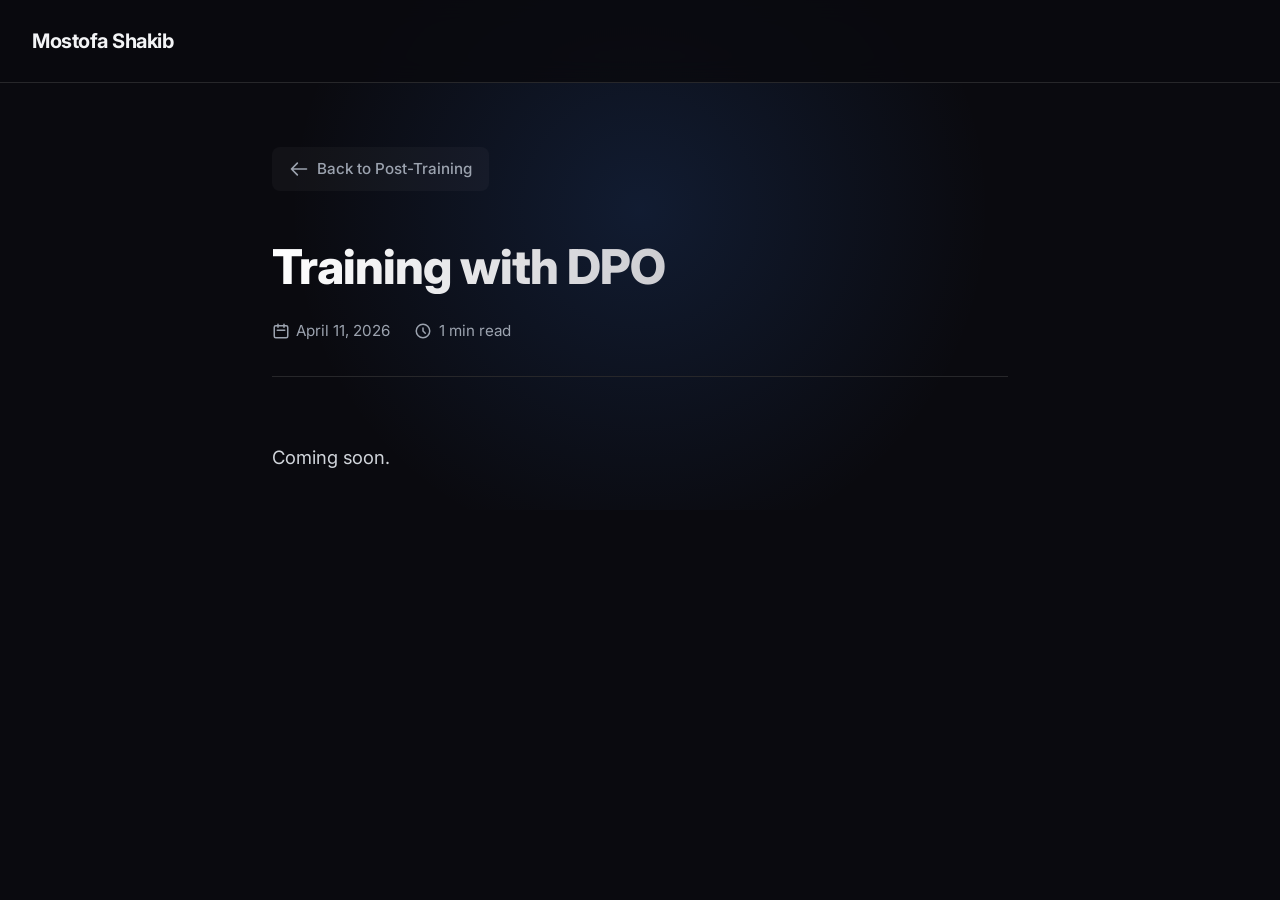
<file: blog/training-with-dpo.html>
<!DOCTYPE html>
<html lang="en">
<head>
    <meta charset="UTF-8">
    <meta name="viewport" content="width=device-width, initial-scale=1.0">
    <title>Training with DPO</title>
    <!-- Use a modern premium font like Inter -->
    <link href="https://fonts.googleapis.com/css2?family=Inter:wght@300;400;500;600;700;800&display=swap" rel="stylesheet">
    <link rel="stylesheet" href="blog-shared.css">
</head>
<body>
    <div class="bg-glow"></div>
    <nav class="nav">
        <div class="logo">
            <a href="../index.html" class="site-title">Mostofa Shakib</a>
        </div>
    </nav>

    <div class="container">
        <a href="post-training-llms.html" class="back-link">
            <svg width="20" height="20" fill="none" viewBox="0 0 24 24" stroke="currentColor">
                <path stroke-linecap="round" stroke-linejoin="round" stroke-width="2" d="M10 19l-7-7m0 0l7-7m-7 7h18" />
            </svg>
            Back to Post-Training
        </a>

        <article>
            <h1 class="article-title">Training with DPO</h1>
            <div class="article-meta">
                <div class="meta-item">
                    <svg width="18" height="18" fill="none" viewBox="0 0 24 24" stroke="currentColor">
                        <path stroke-linecap="round" stroke-linejoin="round" stroke-width="2" d="M8 7V3m8 4V3m-9 8h10M5 21h14a2 2 0 002-2V7a2 2 0 00-2-2H5a2 2 0 00-2 2v12a2 2 0 002 2z" />
                    </svg>
                    <span>April 11, 2026</span>
                </div>
                <div class="meta-item">
                    <svg width="18" height="18" fill="none" viewBox="0 0 24 24" stroke="currentColor">
                        <path stroke-linecap="round" stroke-linejoin="round" stroke-width="2" d="M12 8v4l3 3m6-3a9 9 0 11-18 0 9 9 0 0118 0z" />
                    </svg>
                    <span>1 min read</span>
                </div>
            </div>

            <div class="article-content">
                <p>Coming soon.</p>
            </div>
        </article>
    </div>
    <script src="blog-shared.js"></script>
</body>
</html>
</file>
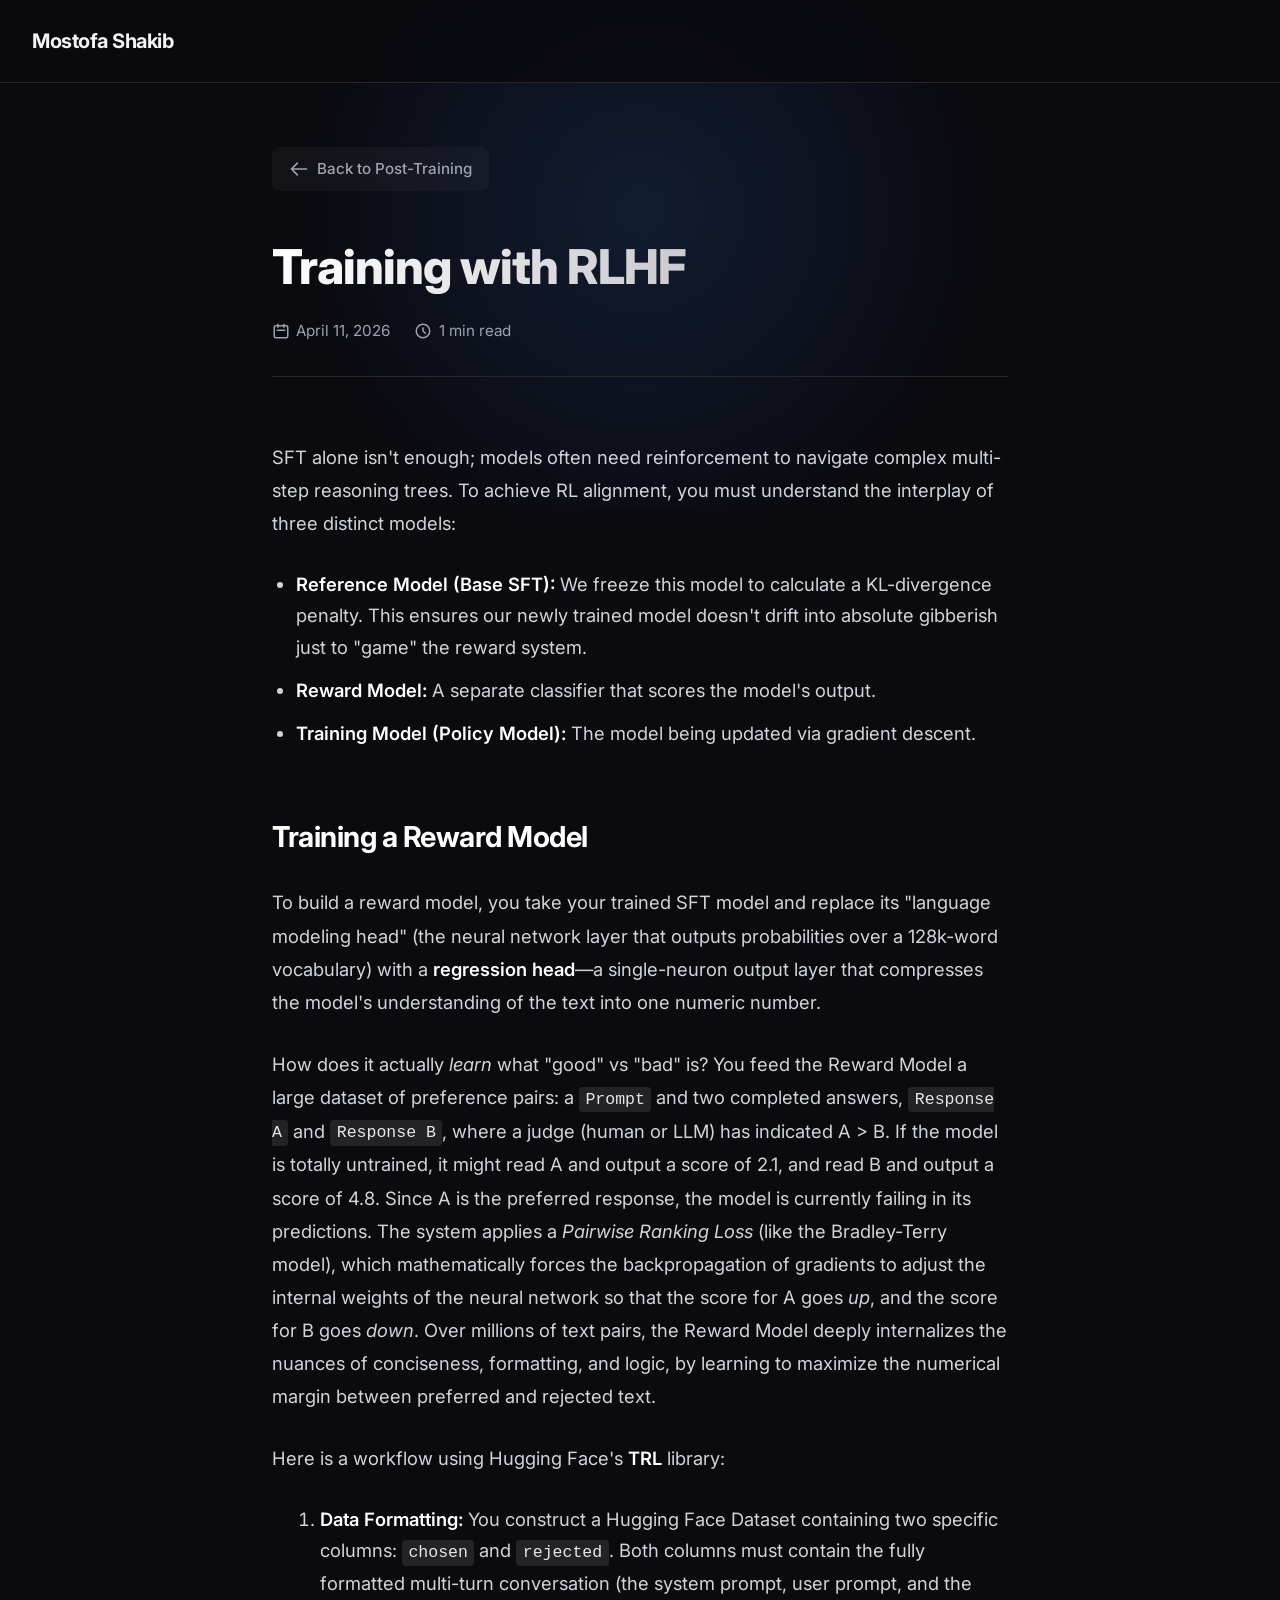
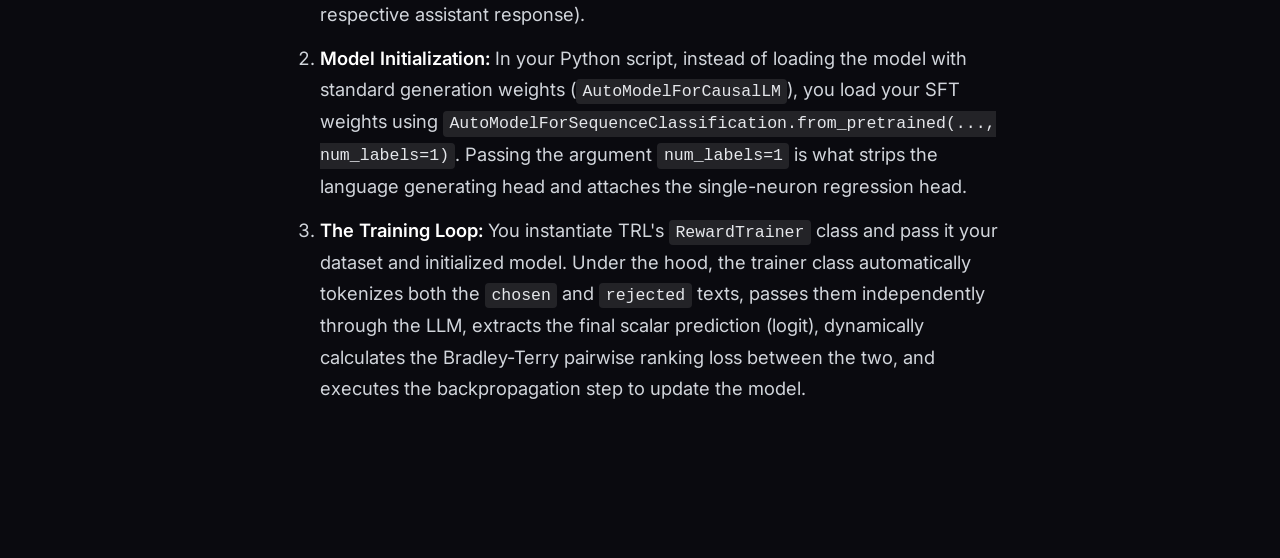
<file: blog/training-with-rlhf.html>
<!DOCTYPE html>
<html lang="en">
<head>
    <meta charset="UTF-8">
    <meta name="viewport" content="width=device-width, initial-scale=1.0">
    <title>Training with RLHF</title>
    <!-- Use a modern premium font like Inter -->
    <link href="https://fonts.googleapis.com/css2?family=Inter:wght@300;400;500;600;700;800&display=swap" rel="stylesheet">
    <link rel="stylesheet" href="blog-shared.css">
</head>
<body>
    <div class="bg-glow"></div>
    <nav class="nav">
        <div class="logo">
            <a href="../index.html" class="site-title">Mostofa Shakib</a>
        </div>
    </nav>

    <div class="container">
        <a href="post-training-llms.html" class="back-link">
            <svg width="20" height="20" fill="none" viewBox="0 0 24 24" stroke="currentColor">
                <path stroke-linecap="round" stroke-linejoin="round" stroke-width="2" d="M10 19l-7-7m0 0l7-7m-7 7h18" />
            </svg>
            Back to Post-Training
        </a>

        <article>
            <h1 class="article-title">Training with RLHF</h1>
            <div class="article-meta">
                <div class="meta-item">
                    <svg width="18" height="18" fill="none" viewBox="0 0 24 24" stroke="currentColor">
                        <path stroke-linecap="round" stroke-linejoin="round" stroke-width="2" d="M8 7V3m8 4V3m-9 8h10M5 21h14a2 2 0 002-2V7a2 2 0 00-2-2H5a2 2 0 00-2 2v12a2 2 0 002 2z" />
                    </svg>
                    <span>April 11, 2026</span>
                </div>
                <div class="meta-item">
                    <svg width="18" height="18" fill="none" viewBox="0 0 24 24" stroke="currentColor">
                        <path stroke-linecap="round" stroke-linejoin="round" stroke-width="2" d="M12 8v4l3 3m6-3a9 9 0 11-18 0 9 9 0 0118 0z" />
                    </svg>
                    <span>1 min read</span>
                </div>
            </div>

            <div class="article-content">
                <p>SFT alone isn't enough; models often need reinforcement to navigate complex multi-step reasoning
                    trees. To achieve RL alignment, you must understand the interplay of three distinct models:</p>
                <ul>
                    <li><strong>Reference Model (Base SFT):</strong> We freeze this model to calculate a KL-divergence
                        penalty. This ensures our newly trained model doesn't drift into absolute gibberish just to
                        "game" the reward system.</li>
                    <li><strong>Reward Model:</strong> A separate classifier that scores the model's output.</li>
                    <li><strong>Training Model (Policy Model):</strong> The model being updated via gradient
                        descent.</li>
                </ul>

                <h2>Training a Reward Model</h2>
                <p>To build a reward model, you take your trained SFT model and replace
                    its "language modeling head" (the neural network layer that outputs probabilities
                    over a 128k-word vocabulary) with a <strong>regression head</strong>—a
                    single-neuron output layer that compresses the model's understanding of the text into
                    one numeric number.</p>

                <p>How does it actually <em>learn</em> what "good" vs "bad" is? You feed the Reward Model a large
                    dataset of preference pairs: a <code>Prompt</code> and two completed answers,
                    <code>Response A</code> and <code>Response B</code>, where a judge (human or LLM) has
                    indicated A &gt; B. If the model is totally untrained, it might read A and output a score of 2.1,
                    and read B and output a score of 4.8. Since A is the preferred response, the model is currently
                    failing in its predictions. The system applies a <em>Pairwise Ranking Loss</em> (like the
                    Bradley-Terry model), which mathematically forces the backpropagation of gradients to adjust the
                    internal weights of the neural network so that the score for A goes <em>up</em>, and the score for B
                    goes <em>down</em>. Over millions of text pairs, the Reward Model deeply internalizes the nuances of
                    conciseness, formatting, and logic, by learning to maximize the numerical margin
                    between preferred and rejected text.
                </p>

                <p>Here is a workflow using Hugging Face's <strong>TRL</strong> library:</p>
                <ol style="margin-left: 1.5rem; margin-top: 1rem;">
                    <li style="margin-bottom: 0.8rem;"><strong>Data Formatting:</strong> You construct a Hugging Face
                        Dataset containing two specific columns: <code>chosen</code> and <code>rejected</code>. Both
                        columns must contain the fully formatted multi-turn conversation (the system prompt, user
                        prompt, and the respective assistant response).</li>
                    <li style="margin-bottom: 0.8rem;"><strong>Model Initialization:</strong> In your Python script,
                        instead of loading the model with standard generation weights
                        (<code>AutoModelForCausalLM</code>), you load your SFT weights using
                        <code>AutoModelForSequenceClassification.from_pretrained(..., num_labels=1)</code>. Passing the
                        argument <code>num_labels=1</code> is what strips the language generating head and
                        attaches the single-neuron regression head.
                    </li>
                    <li style="margin-bottom: 1.5rem;"><strong>The Training Loop:</strong> You instantiate TRL's
                        <code>RewardTrainer</code> class and pass it your dataset and initialized model. Under the hood,
                        the trainer class automatically tokenizes both the <code>chosen</code> and <code>rejected</code>
                        texts, passes them independently through the LLM, extracts the final scalar prediction (logit),
                        dynamically calculates the Bradley-Terry pairwise ranking loss between the two, and executes the
                        backpropagation step to update the model.
                    </li>
                </ol>
            </div>
        </article>
    </div>
    <script src="blog-shared.js"></script>
</body>
</html>
</file>
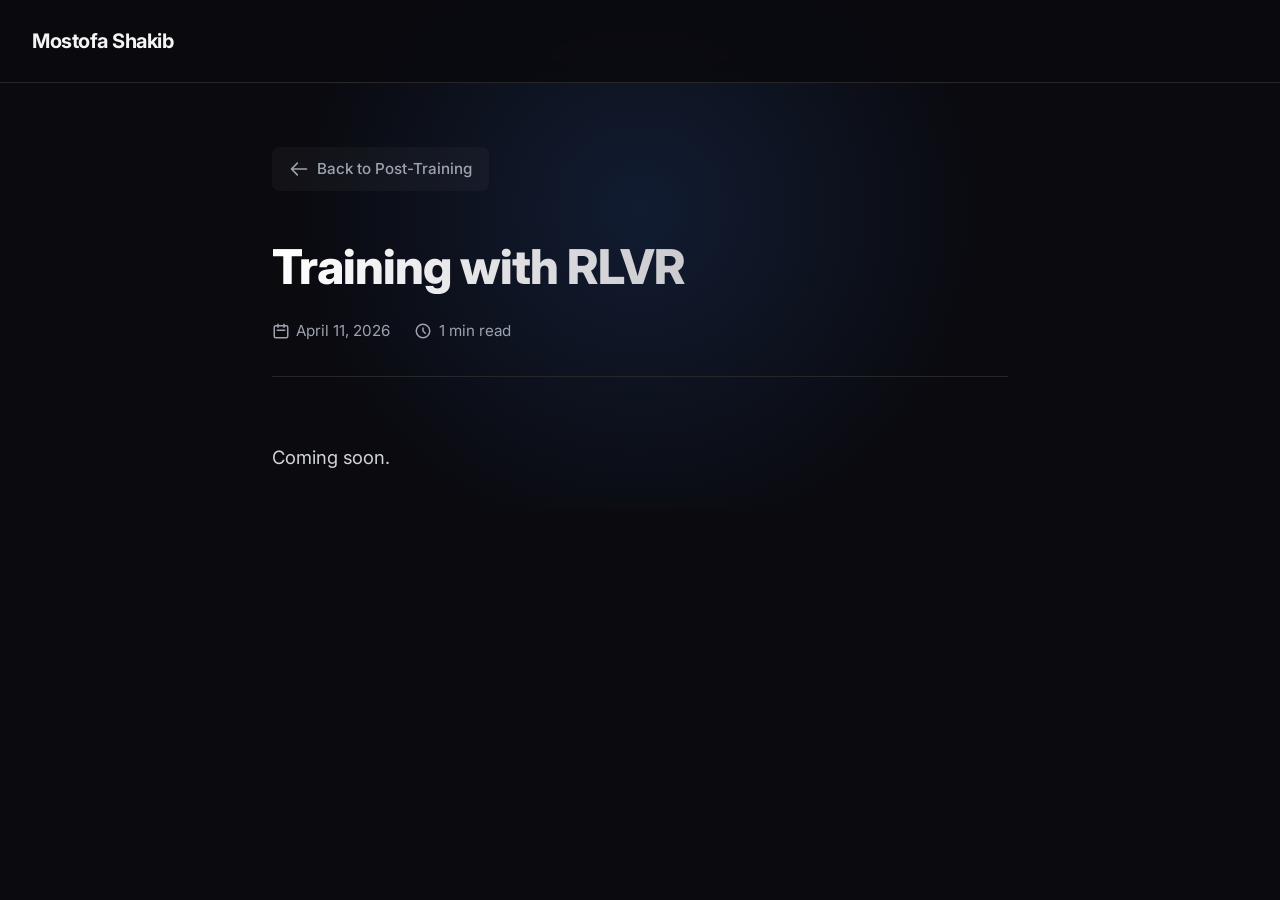
<file: blog/training-with-rlvr.html>
<!DOCTYPE html>
<html lang="en">
<head>
    <meta charset="UTF-8">
    <meta name="viewport" content="width=device-width, initial-scale=1.0">
    <title>Training with RLVR</title>
    <!-- Use a modern premium font like Inter -->
    <link href="https://fonts.googleapis.com/css2?family=Inter:wght@300;400;500;600;700;800&display=swap" rel="stylesheet">
    <link rel="stylesheet" href="blog-shared.css">
</head>
<body>
    <div class="bg-glow"></div>
    <nav class="nav">
        <div class="logo">
            <a href="../index.html" class="site-title">Mostofa Shakib</a>
        </div>
    </nav>

    <div class="container">
        <a href="post-training-llms.html" class="back-link">
            <svg width="20" height="20" fill="none" viewBox="0 0 24 24" stroke="currentColor">
                <path stroke-linecap="round" stroke-linejoin="round" stroke-width="2" d="M10 19l-7-7m0 0l7-7m-7 7h18" />
            </svg>
            Back to Post-Training
        </a>

        <article>
            <h1 class="article-title">Training with RLVR</h1>
            <div class="article-meta">
                <div class="meta-item">
                    <svg width="18" height="18" fill="none" viewBox="0 0 24 24" stroke="currentColor">
                        <path stroke-linecap="round" stroke-linejoin="round" stroke-width="2" d="M8 7V3m8 4V3m-9 8h10M5 21h14a2 2 0 002-2V7a2 2 0 00-2-2H5a2 2 0 00-2 2v12a2 2 0 002 2z" />
                    </svg>
                    <span>April 11, 2026</span>
                </div>
                <div class="meta-item">
                    <svg width="18" height="18" fill="none" viewBox="0 0 24 24" stroke="currentColor">
                        <path stroke-linecap="round" stroke-linejoin="round" stroke-width="2" d="M12 8v4l3 3m6-3a9 9 0 11-18 0 9 9 0 0118 0z" />
                    </svg>
                    <span>1 min read</span>
                </div>
            </div>

            <div class="article-content">
                <p>Coming soon.</p>
            </div>
        </article>
    </div>
    <script src="blog-shared.js"></script>
</body>
</html>
</file>
<file: style.css>
:root {
            --bg-color: #0a0a0f;
            --text-primary: #ffffff;
            --text-secondary: #a0a0a5;
            --accent-blue: #3b82f6;
            --card-bg: #1a1a1f;
        }

        * {
            margin: 0;
            padding: 0;
            box-sizing: border-box;
        }

        body {
            font-family: -apple-system, BlinkMacSystemFont, 'Segoe UI', Roboto, Oxygen, Ubuntu, Cantarell, 'Open Sans', 'Helvetica Neue', sans-serif;
            background-color: var(--bg-color);
            color: var(--text-primary);
            line-height: 1.6;
            overflow-y: scroll;
        }

        .container {
            max-width: 1300px;
            margin: 0 auto;
            padding: 2rem;
            display: grid;
            grid-template-columns: 2fr 1fr;
            gap: 4rem;
        }

        #experiences .container {
            grid-template-columns: 1fr;
            justify-items: center;
        }

        #projects .container {
            grid-template-columns: 1fr;
            justify-items: center;
        }

        .nav {
            display: flex;
            justify-content: space-between;
            align-items: center;
            padding: 1rem 2rem;
            background-color: rgba(26, 26, 31, 0.8);
            backdrop-filter: blur(10px);
            position: sticky;
            top: 0;
            z-index: 100;
        }

        .logo {
            display: flex;
            align-items: center;
            gap: 1rem;
        }

        .logo img {
            width: 40px;
            height: 40px;
        }

        .site-title {
            font-size: 1.5rem;
            font-weight: 600;
        }

        .nav-links {
            display: flex;
            gap: 2rem;
        }

        .nav-links a {
            color: var(--text-primary);
            font-weight: 500;
            font-size: 1rem;
            text-decoration: none;
            padding: 0.5rem 0.8rem;
            border-radius: 6px;
            transition: background 0.2s, color 0.2s;
            cursor: pointer;
        }

        .nav-links a:hover,
        .nav-links a.active {
            background: var(--accent-blue);
            color: #fff;
        }

        .main-content {
            margin-top: 1rem;
        }

        .section {
            margin-bottom: 1rem;
        }

        .section-title {
            font-size: 2rem;
            font-weight: 700;
            color: var(--text-primary);
        }

        .content p {
            margin-bottom: 1rem;
            color: var(--text-secondary);
        }

        a {
            color: var(--accent-blue);
            text-decoration: none;
            transition: opacity 0.3s ease;
        }

        a:hover {
            opacity: 0.8;
        }

        .achievements-list {
            list-style: none;
            color: var(--text-secondary);
        }

        .achievements-list li {
            margin-bottom: 0.5rem;
        }

        .gallery {
            display: grid;
            grid-template-columns: repeat(2, 1fr);
            gap: 1rem;
            margin-top: 1rem;
        }

        .gallery-item {
            background: var(--card-bg);
            border-radius: 12px;
            overflow: hidden;
            transition: transform 0.3s ease;
        }

        .gallery-item:hover {
            transform: translateY(-5px);
        }

        .gallery-item img {
            width: 100%;
            height: 200px;
            object-fit: cover;
        }

        .gallery-caption {
            padding: 0.25rem;
            color: var(--text-secondary);
            text-align: center;
            font-size: 0.9rem;
        }

        /* Page content styles */
        .page-content {
            display: none;
            animation: fadeIn 0.5s ease-in-out;
        }

        .page-content.active {
            display: block;
        }

        @keyframes fadeIn {
            from {
                opacity: 0;
                transform: translateY(20px);
            }

            to {
                opacity: 1;
                transform: translateY(0);
            }
        }

        #experiences .main-content {
            text-align: left;
            max-width: 800px;
            margin: 0 auto;
            width: 100%;
        }

        .experience-list-container {
            display: flex;
            flex-direction: column;
            gap: 0.5rem;
            margin-top: 1rem;
            width: 100%;
        }

        .category-title {
            font-size: 1.1rem;
            font-weight: 600;
            color: var(--text-secondary);
            margin-bottom: 0.5rem;
            padding-bottom: 0.25rem;
            border-bottom: 1px solid rgba(255, 255, 255, 0.1);
            display: inline-block;
        }

        .experience-row {
            margin-bottom: 0.75rem;
            padding-bottom: 0.75rem;
            border-bottom: 1px dashed rgba(255, 255, 255, 0.05);
            display: flex;
            flex-direction: column;
            gap: 0.2rem;
        }

        .experience-row:last-child {
            margin-bottom: 0;
            padding-bottom: 0;
            border-bottom: none;
        }

        .experience-header {
            display: flex;
            align-items: baseline;
            gap: 0.75rem;
            flex-wrap: wrap;
        }

        .experience-company {
            font-size: 1rem;
            font-weight: 600;
            color: var(--text-primary);
        }

        .experience-company a {
            color: inherit;
            text-decoration: none;
        }

        .experience-company a:hover {
            color: var(--accent-blue);
        }

        .experience-position {
            font-size: 0.9rem;
            color: var(--text-secondary);
        }

        .experience-highlight {
            color: var(--text-secondary);
            font-size: 0.85rem;
            line-height: 1.4;
        }

        .writings-subsection {
            margin-bottom: 2.5rem;
        }

        .writings-subsection h2 {
            font-size: 1.25rem;
            font-weight: 600;
            color: var(--text-primary);
            margin-bottom: 1rem;
            padding-bottom: 0.4rem;
            border-bottom: 2px solid var(--accent-blue);
            display: inline-block;
        }

        @media (max-width: 768px) {
            .container {
                grid-template-columns: 1fr;
                gap: 2rem;
                max-width: 100%;
                padding: 1rem;
            }

            .nav {
                flex-direction: column;
                padding: 1rem;
                gap: 1rem;
            }

            .nav-links {
                flex-wrap: wrap;
                justify-content: center;
                gap: 0.5rem;
            }

            .nav-links a {
                padding: 0.4rem 0.6rem;
                font-size: 0.9rem;
            }

            .gallery {
                grid-template-columns: 1fr;
            }

            #experiences .main-content,
            #projects .main-content {
                max-width: 100%;
                padding: 0;
            }

            .section-title {
                font-size: 1.5rem;
            }

            .blog-filter-btn {
                padding: 0.4rem 0.8rem;
                font-size: 0.85rem;
            }
        }

        @media (max-width: 1024px) and (min-width: 769px) {
            /* Kept empty or used for other mid-size screens */
        }

        .blog-card {
            background: rgba(26, 26, 31, 0.4);
            border: 1px solid rgba(255, 255, 255, 0.05);
            border-radius: 12px;
            padding: 0.5rem 0.75rem;
            transition: all 0.3s ease;
            cursor: pointer;
            display: flex;
            flex-direction: column;
            position: relative;
            overflow: hidden;
            text-align: left;
        }

        .blog-card:hover {
            transform: translateY(-5px);
            background: rgba(26, 26, 31, 0.8);
            border-color: var(--accent-blue);
            box-shadow: 0 10px 30px -10px rgba(59, 130, 246, 0.15);
        }

        .blog-card::before {
            content: '';
            position: absolute;
            top: 0;
            left: 0;
            width: 100%;
            height: 2px;
            background: linear-gradient(90deg, var(--accent-blue), transparent);
            opacity: 0;
            transition: opacity 0.3s;
        }

        .blog-card:hover::before {
            opacity: 1;
        }

        .blog-meta {
            font-size: 0.8rem;
            color: var(--text-secondary);
            margin-bottom: 0.15rem;
            display: flex;
            gap: 1rem;
        }

        .blog-title {
            font-size: 1.15rem;
            font-weight: 600;
            color: var(--text-primary);
            margin-bottom: 0.1rem;
            line-height: 1.4;
        }

        .blog-desc {
            color: #d1d5db;
            font-size: 0.85rem;
            margin-bottom: 0.15rem;
            line-height: 1.4;
            flex-grow: 1;
        }

        .blog-read-more {
            color: var(--accent-blue);
            font-size: 0.95rem;
            font-weight: 500;
            margin-top: auto;
            display: flex;
            align-items: center;
            gap: 0.5rem;
        }

        .pagination {
            display: flex;
            justify-content: center;
            align-items: center;
            gap: 0.5rem;
            margin-top: 3rem;
        }

        .page-btn {
            background: var(--card-bg);
            border: 1px solid rgba(255, 255, 255, 0.1);
            color: var(--text-secondary);
            width: 40px;
            height: 40px;
            border-radius: 8px;
            display: flex;
            justify-content: center;
            align-items: center;
            cursor: pointer;
            transition: all 0.2s;
            font-weight: 500;
        }

        .page-btn:hover:not(:disabled) {
            border-color: var(--accent-blue);
            color: var(--text-primary);
        }

        .page-btn.active {
            background: var(--accent-blue);
            color: white;
            border-color: var(--accent-blue);
        }

        .page-btn:disabled {
            opacity: 0.5;
            cursor: not-allowed;
        }

        .blog-filter-nav {
            display: flex;
            justify-content: center;
            gap: 1rem;
            margin-bottom: 2rem;
            flex-wrap: wrap;
        }

        .blog-filter-btn {
            background: transparent;
            border: 1px solid rgba(255, 255, 255, 0.1);
            color: var(--text-secondary);
            padding: 0.5rem 1.25rem;
            border-radius: 20px;
            cursor: pointer;
            transition: all 0.3s ease;
            font-size: 0.9rem;
            font-weight: 500;
        }

        .blog-filter-btn:hover {
            border-color: var(--accent-blue);
            color: var(--text-primary);
        }

        .blog-filter-btn.active {
            background: var(--accent-blue);
            color: white;
            border-color: var(--accent-blue);
        }
</file>
<file: blog/blog-shared.css>
:root {
    --bg-color: #0a0a0f;
    --text-primary: #f3f4f6;
    --text-secondary: #9ca3af;
    --accent-blue: #3b82f6;
    --accent-glow: rgba(59, 130, 246, 0.15);
    --card-bg: #1a1a1f;
    --border-subtle: #27272a;
}

* {
    margin: 0;
    padding: 0;
    box-sizing: border-box;
}

body {
    font-family: 'Inter', -apple-system, BlinkMacSystemFont, sans-serif;
    background-color: var(--bg-color);
    color: var(--text-primary);
    line-height: 1.7;
    -webkit-font-smoothing: antialiased;
    overflow-x: hidden;
    margin-bottom: 4rem;
}

.bg-glow {
    position: absolute;
    top: -10%;
    left: 50%;
    transform: translateX(-50%);
    width: 800px;
    height: 600px;
    background: radial-gradient(circle, var(--accent-glow) 0%, transparent 70%);
    z-index: -1;
    pointer-events: none;
}

.container {
    max-width: 800px;
    margin: 0 auto;
    padding: 4rem 2rem;
    position: relative;
}

.nav {
    display: flex;
    justify-content: space-between;
    align-items: center;
    padding: 1.5rem 2rem;
    background-color: rgba(10, 10, 15, 0.85);
    backdrop-filter: blur(12px);
    position: sticky;
    top: 0;
    z-index: 100;
    border-bottom: 1px solid var(--border-subtle);
}

.site-title {
    font-size: 1.25rem;
    font-weight: 700;
    color: var(--text-primary);
    text-decoration: none;
    letter-spacing: -0.5px;
    transition: color 0.3s;
}

.site-title:hover {
    color: var(--accent-blue);
}

.back-link {
    display: inline-flex;
    align-items: center;
    gap: 0.5rem;
    color: var(--text-secondary);
    text-decoration: none;
    font-weight: 500;
    font-size: 0.95rem;
    margin-bottom: 3rem;
    transition: all 0.3s ease;
    padding: 0.5rem 1rem;
    border-radius: 8px;
    background: rgba(255, 255, 255, 0.03);
    border: 1px solid transparent;
}

.back-link:hover {
    color: var(--text-primary);
    background: rgba(255, 255, 255, 0.05);
    border-color: var(--border-subtle);
    transform: translateX(-4px);
}

.article-title {
    font-size: 3rem;
    font-weight: 800;
    color: #ffffff;
    margin-bottom: 1.5rem;
    line-height: 1.15;
    letter-spacing: -1px;
    background: linear-gradient(to right, #ffffff, #a1a1aa);
    -webkit-background-clip: text;
    background-clip: text;
    -webkit-text-fill-color: transparent;
}

.article-meta {
    color: var(--text-secondary);
    font-size: 0.95rem;
    margin-bottom: 4rem;
    display: flex;
    gap: 1.5rem;
    align-items: center;
    padding-bottom: 2rem;
    border-bottom: 1px solid var(--border-subtle);
}

.meta-item {
    display: flex;
    align-items: center;
    gap: 0.4rem;
}

.article-content {
    font-size: 1.15rem;
    color: #d1d5db;
}

.article-content h2 {
    font-size: 1.8rem;
    font-weight: 700;
    color: #ffffff;
    margin-top: 4rem;
    margin-bottom: 1.5rem;
    letter-spacing: -0.5px;
}

.article-content h3 {
    font-size: 1.4rem;
    font-weight: 600;
    color: #ffffff;
    margin-top: 2.5rem;
    margin-bottom: 1rem;
}

.article-content p {
    margin-bottom: 1.8rem;
    line-height: 1.8;
}

.article-content ul,
.article-content ol {
    margin-bottom: 2rem;
    padding-left: 1.5rem;
}

.article-content li {
    margin-bottom: 0.75rem;
    line-height: 1.7;
}

.article-content a {
    color: var(--accent-blue);
    text-decoration: none;
    border-bottom: 1px solid transparent;
    transition: border-color 0.2s;
}

.deep-dive-link {
    display: inline-flex;
    align-items: center;
    gap: 0.5rem;
    margin-top: 0.5rem;
    padding: 0.5rem 1rem;
    background: rgba(59, 130, 246, 0.1);
    border: 1px solid rgba(59, 130, 246, 0.2);
    border-radius: 6px;
    color: var(--accent-blue);
    font-size: 0.95rem;
    font-weight: 500;
    transition: all 0.2s;
}

.deep-dive-link:hover {
    background: rgba(59, 130, 246, 0.15);
    border-color: rgba(59, 130, 246, 0.3);
    transform: translateY(-1px);
}

.article-content a:hover {
    border-bottom-color: var(--accent-blue);
}

.article-content strong {
    color: #ffffff;
    font-weight: 600;
}

.article-content code {
    background: rgba(255, 255, 255, 0.1);
    padding: 0.2rem 0.4rem;
    border-radius: 4px;
    font-size: 0.9em;
    color: #e5e7eb;
    font-family: ui-monospace, SFMono-Regular, Menlo, Monaco, Consolas, monospace;
}

.article-content blockquote {
    position: relative;
    padding: 1.5rem 2rem;
    margin: 3rem 0;
    background: rgba(59, 130, 246, 0.05);
    border-left: 4px solid var(--accent-blue);
    border-radius: 0 12px 12px 0;
    color: var(--text-primary);
    font-size: 1.25rem;
    font-style: italic;
    line-height: 1.6;
}

.highlight-box {
    background: var(--card-bg);
    border: 1px solid var(--border-subtle);
    border-radius: 12px;
    padding: 2rem;
    margin: 2.5rem 0;
}

.highlight-box h4 {
    color: #ffffff;
    font-size: 1.1rem;
    margin-bottom: 1rem;
    font-weight: 600;
}

.highlight-box p:last-child {
    margin-bottom: 0;
}

.math-box {
    padding: 1.25rem 1.5rem;
    margin: 2rem 0;
    background: rgba(59, 130, 246, 0.05);
    border-left: 4px solid var(--accent-blue);
    border-radius: 0 12px 12px 0;
    font-family: ui-monospace, SFMono-Regular, Menlo, Monaco, Consolas, monospace;
    font-size: 1.15rem;
    color: var(--text-primary);
    overflow-x: auto;
}

.prompt-box {
    background: rgba(0, 0, 0, 0.3);
    border: 1px solid var(--border-subtle);
    border-radius: 8px;
    padding: 1.5rem;
    overflow-x: auto;
    margin: 2rem 0;
    color: #d1d5db;
    font-family: ui-monospace, SFMono-Regular, Menlo, Monaco, Consolas, monospace;
    font-size: 0.9rem;
    line-height: 1.6;
    white-space: pre-wrap;
}

/* Mermaid container */
.diagram-container {
    width: 100%;
    overflow-x: auto;
    background: var(--card-bg);
    border: 1px solid var(--border-subtle);
    border-radius: 12px;
    padding: 2.5rem 1rem;
    margin: 3rem 0;
    display: flex;
    justify-content: center;
}

@media (max-width: 768px) {
    .article-title {
        font-size: 2.25rem;
    }

    .container {
        padding: 2rem 1.5rem;
    }

    .article-content {
        font-size: 1.05rem;
    }
}

/* Article Image and Modal Styles */
.article-image {
    width: 100%;
    height: 350px;
    object-fit: contain;
    object-position: center;
    border-radius: 8px;
    cursor: zoom-in;
    transition: transform 0.3s ease, box-shadow 0.3s ease;
}

.article-image:hover {
    transform: scale(1.01);
    box-shadow: 0 5px 15px rgba(0, 0, 0, 0.4);
}

.image-modal {
    position: fixed;
    top: 0;
    left: 0;
    width: 100%;
    height: 100%;
    background-color: rgba(0, 0, 0, 0.85);
    display: flex;
    justify-content: center;
    align-items: center;
    z-index: 9999;
    opacity: 0;
    pointer-events: none;
    transition: opacity 0.3s ease;
    backdrop-filter: blur(5px);
    cursor: zoom-out;
}

.image-modal.active {
    opacity: 1;
    pointer-events: auto;
}

.image-modal img {
    max-width: 90%;
    max-height: 90%;
    object-fit: contain;
    border-radius: 8px;
    box-shadow: 0 10px 30px rgba(0, 0, 0, 0.5);
    transform: scale(0.9);
    transition: transform 0.3s cubic-bezier(0.175, 0.885, 0.32, 1.275);
}

.image-modal.active img {
    transform: scale(1);
}
</file>
